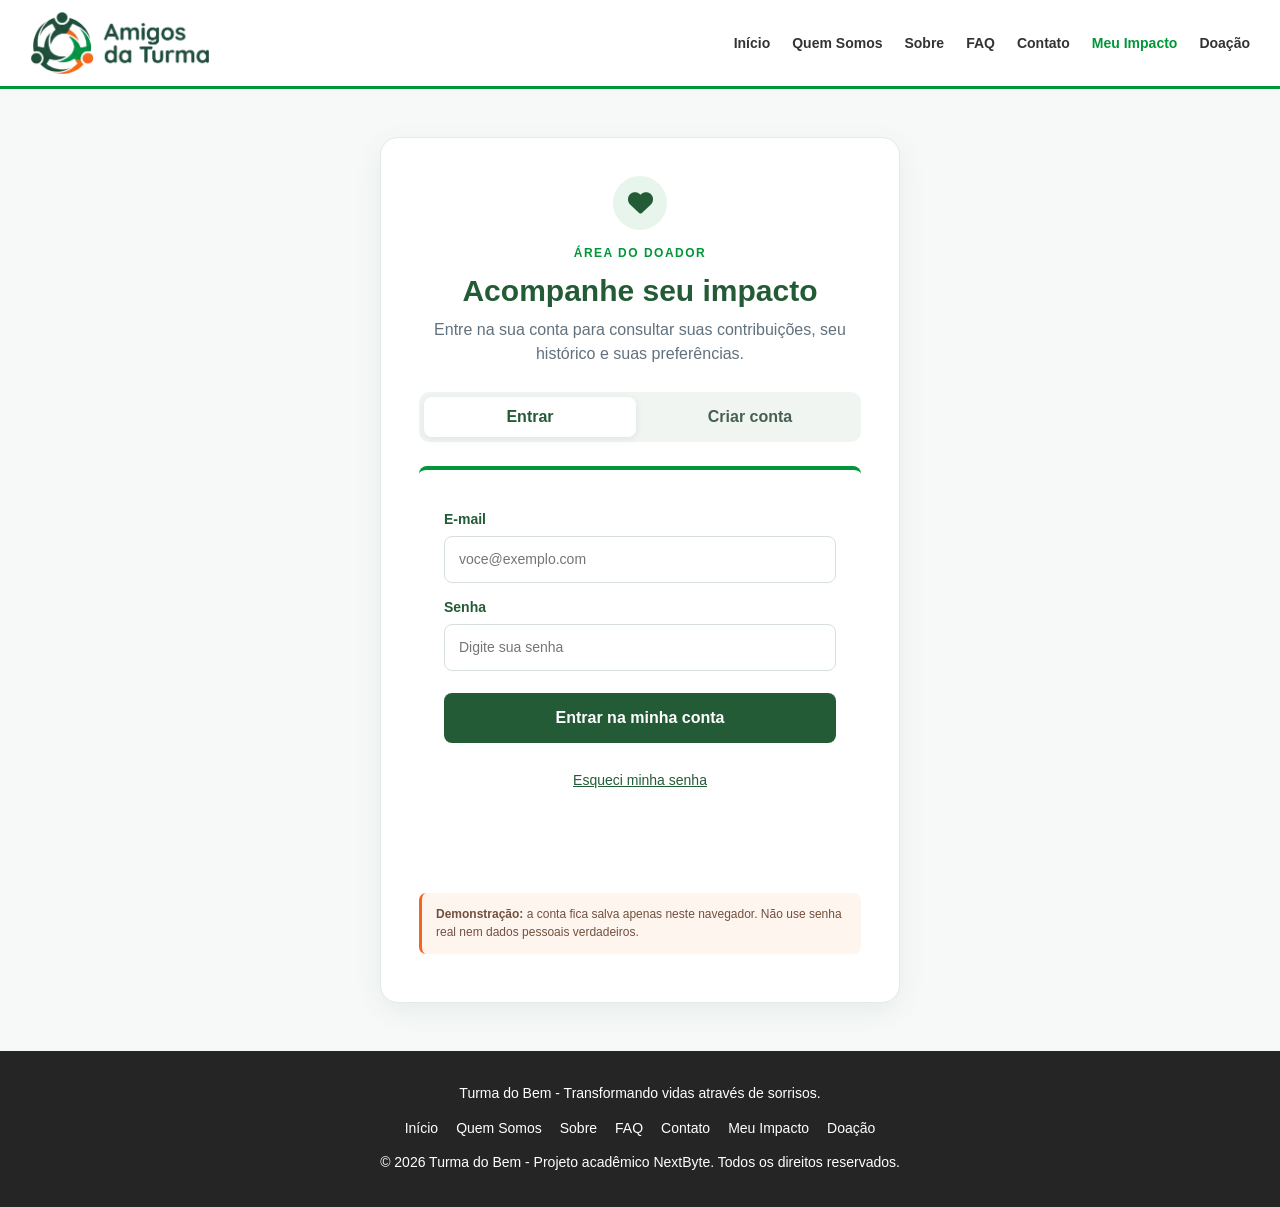
<file: pages/acesso-doador.html>
<!doctype html>
<html lang="pt-BR">
  <head>
    <meta charset="UTF-8" />
    <meta name="viewport" content="width=device-width, initial-scale=1.0" />
    <meta name="description"content="Acesse sua área de doador na Amigos da Turma." />
    <link rel="stylesheet" href="../css/style.css" />
    <link rel="stylesheet" href="https://cdnjs.cloudflare.com/ajax/libs/font-awesome/6.7.2/css/all.min.css" />
    <link rel="stylesheet" href="../css/acesso-doador.css" />
    <link rel="stylesheet" href="../css/media.css" />
    <title>Acesso do Doador | Amigos da Turma</title>
  </head>

  <body>
    <header>
      <a class="logo" href="../index.html" aria-label="Amigos da Turma - página inicial">
        <img src="../imagens/logo-amigos-da-turma.png" alt="Amigos da Turma"/>
      </a>
      <button
        class="botao-menu"
        type="button"
        aria-expanded="false"
        aria-controls="menu-principal"
      >
        ☰ Menu
      </button>
      <nav id="menu-principal" class="navbar" aria-label="Navegação principal">
        <ul class="nav-menu">
          <li><a class="nav-link" href="../index.html">Início</a></li>
          <li><a class="nav-link" href="./integrantes.html">Quem Somos</a></li>
          <li><a class="nav-link" href="./sobre.html">Sobre</a></li>
          <li><a class="nav-link" href="./faq.html">FAQ</a></li>
          <li><a class="nav-link" href="./contato.html">Contato</a></li>
          <li>
            <a
              class="nav-link active"
              href="./acesso-doador.html"
              aria-current="page"
              >Meu Impacto</a
            >
          </li>
          <li><a class="nav-link" href="./doacao.html">Doação</a></li>
        </ul>
      </nav>
    </header>

    <main class="pagina-acesso-doador">
      <section class="cartao-acesso-doador">
        <div class="acesso-introducao">
          <span class="icone-acesso"
            ><i class="fa-solid fa-heart" aria-hidden="true"></i
          ></span>
          <p class="etiqueta-acesso">ÁREA DO DOADOR</p>
          <h1>Acompanhe seu impacto</h1>
          <p>
            Entre na sua conta para consultar suas contribuições, seu histórico
            e suas preferências.
          </p>
        </div>

        <div class="abas-acesso" role="tablist" aria-label="Opções de acesso">
          <button
            type="button"
            class="aba-acesso ativa"
            id="aba-entrar"
            role="tab"
            aria-selected="true"
            aria-controls="painel-entrar"
          >
            Entrar
          </button>
          <button
            type="button"
            class="aba-acesso"
            id="aba-cadastro"
            role="tab"
            aria-selected="false"
            aria-controls="painel-cadastro"
          >
            Criar conta
          </button>
        </div>

        <form id="form-entrar" class="formulario-acesso" novalidate>
          <div id="painel-entrar" role="tabpanel" aria-labelledby="aba-entrar">
            <label for="login-email">E-mail</label>
            <input
              type="email"
              id="login-email"
              autocomplete="email"
              placeholder="voce@exemplo.com"
            />
            <label for="login-senha">Senha</label>
            <input
              type="password"
              id="login-senha"
              autocomplete="current-password"
              placeholder="Digite sua senha"
            />
            <button type="submit" class="botao-acesso-principal">
              Entrar na minha conta
            </button>
            <button
              type="button"
              class="link-esqueci-senha"
              id="abrir-recuperacao"
            >
              Esqueci minha senha
            </button>
          </div>
        </form>

        <form id="form-cadastro" class="formulario-acesso" hidden novalidate>
          <div
            id="painel-cadastro"
            role="tabpanel"
            aria-labelledby="aba-cadastro"
          >
            <label for="cadastro-nome">Nome completo</label>
            <input
              type="text"
              id="cadastro-nome"
              autocomplete="name"
              placeholder="Seu nome e sobrenome"
            />
            <label for="cadastro-email">E-mail</label>
            <input
              type="email"
              id="cadastro-email"
              autocomplete="email"
              placeholder="voce@exemplo.com"
            />
            <label for="cadastro-senha">Crie uma senha</label>
            <input
              type="password"
              id="cadastro-senha"
              autocomplete="new-password"
              minlength="6"
              placeholder="Mínimo de 6 caracteres"
            />
            <label for="cadastro-confirmar">Confirme sua senha</label>
            <input
              type="password"
              id="cadastro-confirmar"
              autocomplete="new-password"
              minlength="6"
              placeholder="Digite a senha novamente"
            />
            <label for="cadastro-nfp"
              >Você participa da Nota Fiscal Paulista?</label
            >
            <select id="cadastro-nfp">
              <option value="">Selecione uma opção</option>
              <option value="S">Sim</option>
              <option value="N">Não</option>
            </select>
            <p class="ajuda-nfp-cadastro">
              Essa informação é declarada por você e não é verificada
              automaticamente no sistema oficial.
            </p>
            <button type="submit" class="botao-acesso-principal">
              Criar minha conta
            </button>
          </div>
        </form>

        <form id="form-recuperacao" class="formulario-acesso" hidden novalidate>
          <div>
            <h2>Redefinir senha</h2>
            <p class="texto-recuperacao">
              Informe o e-mail cadastrado e escolha uma nova senha para esta
              demonstração.
            </p>
            <label for="recuperar-email">E-mail cadastrado</label>
            <input type="email" id="recuperar-email" autocomplete="email" />
            <label for="recuperar-senha">Nova senha</label>
            <input
              type="password"
              id="recuperar-senha"
              minlength="6"
              autocomplete="new-password"
            />
            <button type="submit" class="botao-acesso-principal">
              Salvar nova senha
            </button>
            <button type="button" class="link-esqueci-senha" id="voltar-login">
              Voltar ao login
            </button>
          </div>
        </form>

        <p
          id="mensagem-acesso"
          class="mensagem-acesso"
          role="status"
          aria-live="polite"
        ></p>
        <p class="aviso-acesso-demo">
          <strong>Demonstração:</strong> a conta fica salva apenas neste
          navegador. Não use senha real nem dados pessoais verdadeiros.
        </p>
      </section>
    </main>

    <footer>
      <p>Turma do Bem - Transformando vidas através de sorrisos.</p>

      <nav class="footer-nav" aria-label="Navegação do rodapé">
        <ul>
          <li><a href="../index.html">Início</a></li>
          <li><a href="./integrantes.html">Quem Somos</a></li>
          <li><a href="./sobre.html">Sobre</a></li>
          <li><a href="./faq.html">FAQ</a></li>
          <li><a href="./contato.html">Contato</a></li>
          <li><a href="./meu-impacto.html">Meu Impacto</a></li>
          <li><a href="./doacao.html">Doação</a></li>
        </ul>
      </nav>

      <p>
        &copy; 2026 Turma do Bem - Projeto acadêmico NextByte. Todos os direitos
        reservados.
      </p>
    </footer>

    <script src="../js/login.js"></script>
    <script src="../js/menu.js"></script>
  </body>
</html>
</file>
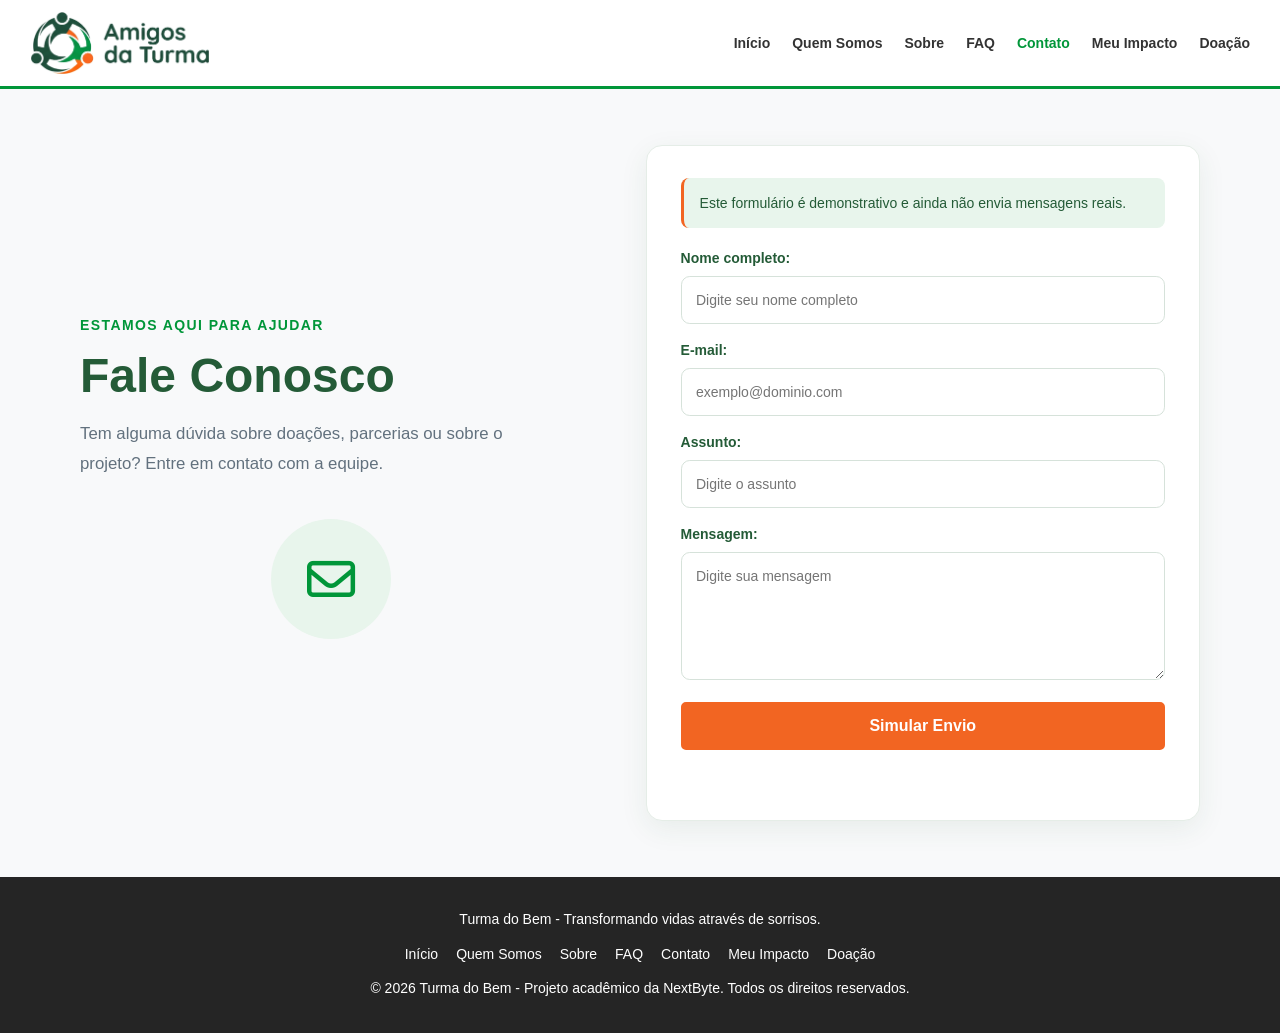
<file: pages/contato.html>
<!doctype html>
<html lang="pt-BR">
  <head>
    <meta charset="UTF-8" />
    <meta name="viewport" content="width=device-width, initial-scale=1.0" />
    <link rel="stylesheet"href="https://cdnjs.cloudflare.com/ajax/libs/font-awesome/6.7.2/css/all.min.css" />
    <link rel="icon" type="image/png" href="../imagens/favicon-amigos.png" />
    <link rel="stylesheet" href="../css/style.css" />
    <link rel="stylesheet" href="../css/contato.css" />
    <link rel="stylesheet" href="../css/media.css" />
    <title>Contato | Amigos da Turma</title>
  </head>

  <body>
    <!-- Cabeçalho e menu de navegação -->
    <header>
      <a
        class="logo"
        href="../index.html"
        aria-label="Amigos da Turma - página inicial"
      >
        <img src="../imagens/logo-amigos-da-turma.png" alt="Amigos da Turma" />
      </a>

      <button
        class="botao-menu"
        type="button"
        aria-expanded="false"
        aria-controls="menu-principal"
      >
        ☰ Menu
      </button>
      <nav class="navbar" id="menu-principal">
        <ul class="nav-menu">
          <li><a class="nav-link" href="../index.html">Início</a></li>
          <li><a class="nav-link" href="./integrantes.html">Quem Somos</a></li>
          <li><a class="nav-link" href="./sobre.html">Sobre</a></li>
          <li><a class="nav-link" href="./faq.html">FAQ</a></li>
          <li>
            <a class="nav-link active" href="./contato.html" aria-current="page"
              >Contato</a
            >
          </li>
          <li><a class="nav-link" href="./meu-impacto.html">Meu Impacto</a></li>
          <li><a class="nav-link" href="./doacao.html">Doação</a></li>
        </ul>
      </nav>
    </header>

    <!-- Conteúdo principal da página de contato -->
    <main class="pagina-contato">
      <section class="secao-contato">
        <!-- Apresentação e ilustração da página -->
        <div class="introducao-contato">
          <p class="etiqueta-contato">ESTAMOS AQUI PARA AJUDAR</p>

          <h1>Fale Conosco</h1>

          <p>
            Tem alguma dúvida sobre doações, parcerias ou sobre o projeto? Entre
            em contato com a equipe.
          </p>

          <!-- Elementos decorativos e ícones de contato -->
          <div class="ilustracao-contato">
            <span class="forma-laranja"></span>
            <span class="coracao-contato">♥</span>

            <div class="icone-envelope">
              <i class="fa-regular fa-envelope"></i>
            </div>

            <div class="icone-mensagem">
              <i class="fa-regular fa-comments"></i>
            </div>

            <span class="forma-verde"></span>
          </div>
        </div>

        <!-- Formulário para preenchimento dos dados de contato -->
        <div class="formulario-contato">
          <p class="aviso-demo">
            Este formulário é demonstrativo e ainda não envia mensagens reais.
          </p>

          <form id="form-contato" novalidate>
            <div class="campo-contato">
              <label for="nome">Nome completo:</label>
              <input
                type="text"
                id="nome"
                name="nome"
                placeholder="Digite seu nome completo"
              />
            </div>

            <div class="campo-contato">
              <label for="email">E-mail:</label>
              <input
                type="email"
                id="email"
                name="email"
                placeholder="exemplo@dominio.com"
              />
            </div>

            <div class="campo-contato">
              <label for="assunto">Assunto:</label>
              <input
                type="text"
                id="assunto"
                name="assunto"
                placeholder="Digite o assunto"
              />
            </div>

            <div class="campo-contato">
              <label for="mensagem">Mensagem:</label>
              <textarea
                id="mensagem"
                name="mensagem"
                rows="3"
                placeholder="Digite sua mensagem"
              ></textarea>
            </div>

            <!-- Botão para simular o envio do formulário -->
            <button class="btn-destaque" type="submit">Simular Envio</button>
            <p
              id="feedback-contato"
              class="feedback-contato"
              role="status"
              aria-live="polite"
            ></p>
          </form>
        </div>
      </section>
    </main>

    <!-- Rodapé com links de navegação e informações do projeto -->
    <footer>
      <p>Turma do Bem - Transformando vidas através de sorrisos.</p>

      <nav class="footer-nav">
        <ul>
          <li><a href="../index.html">Início</a></li>
          <li><a href="./integrantes.html">Quem Somos</a></li>
          <li><a href="./sobre.html">Sobre</a></li>
          <li><a href="./faq.html">FAQ</a></li>
          <li><a href="./contato.html">Contato</a></li>
          <li><a href="./meu-impacto.html">Meu Impacto</a></li>
          <li><a href="./doacao.html">Doação</a></li>
        </ul>
      </nav>

      <p>
        &copy; 2026 Turma do Bem - Projeto acadêmico da NextByte. Todos os
        direitos reservados.
      </p>
    </footer>

    <script src="../js/contato.js"></script>
    <script src="../js/menu.js"></script>
  </body>
</html>
</file>
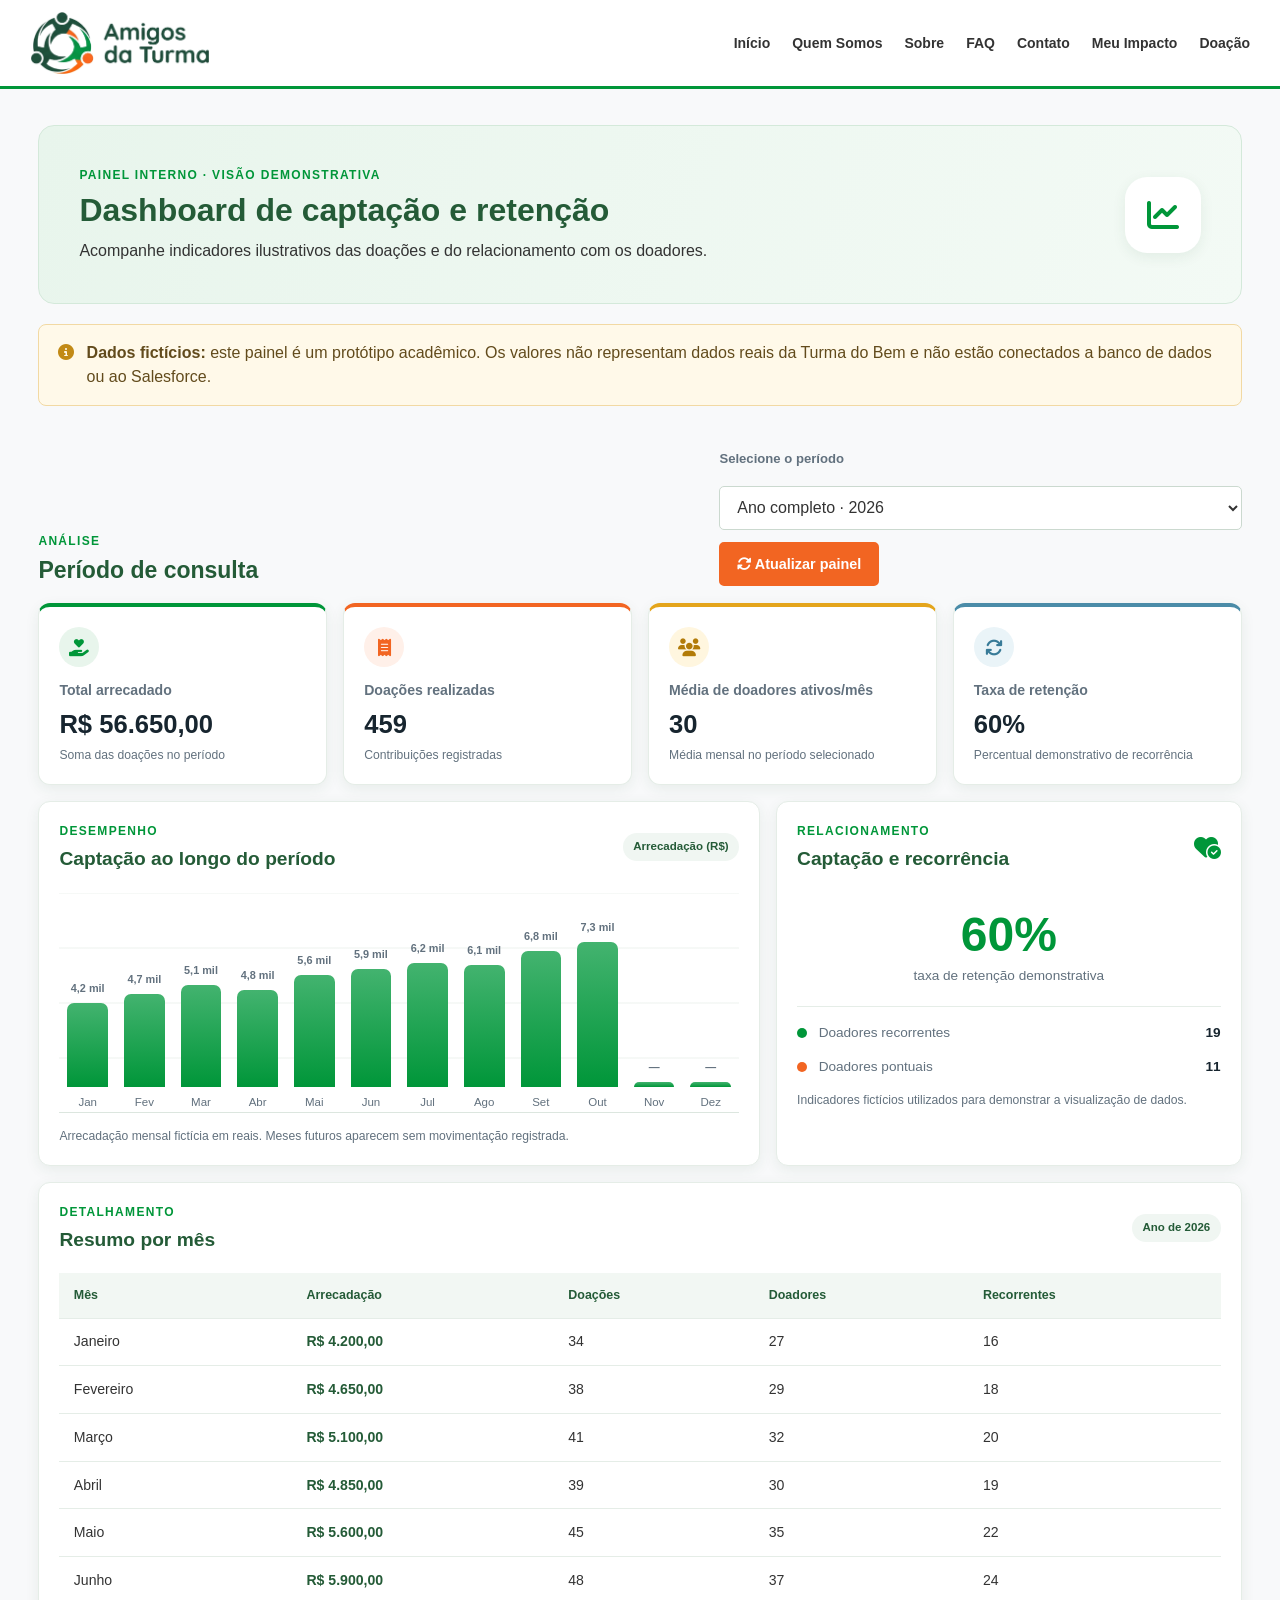
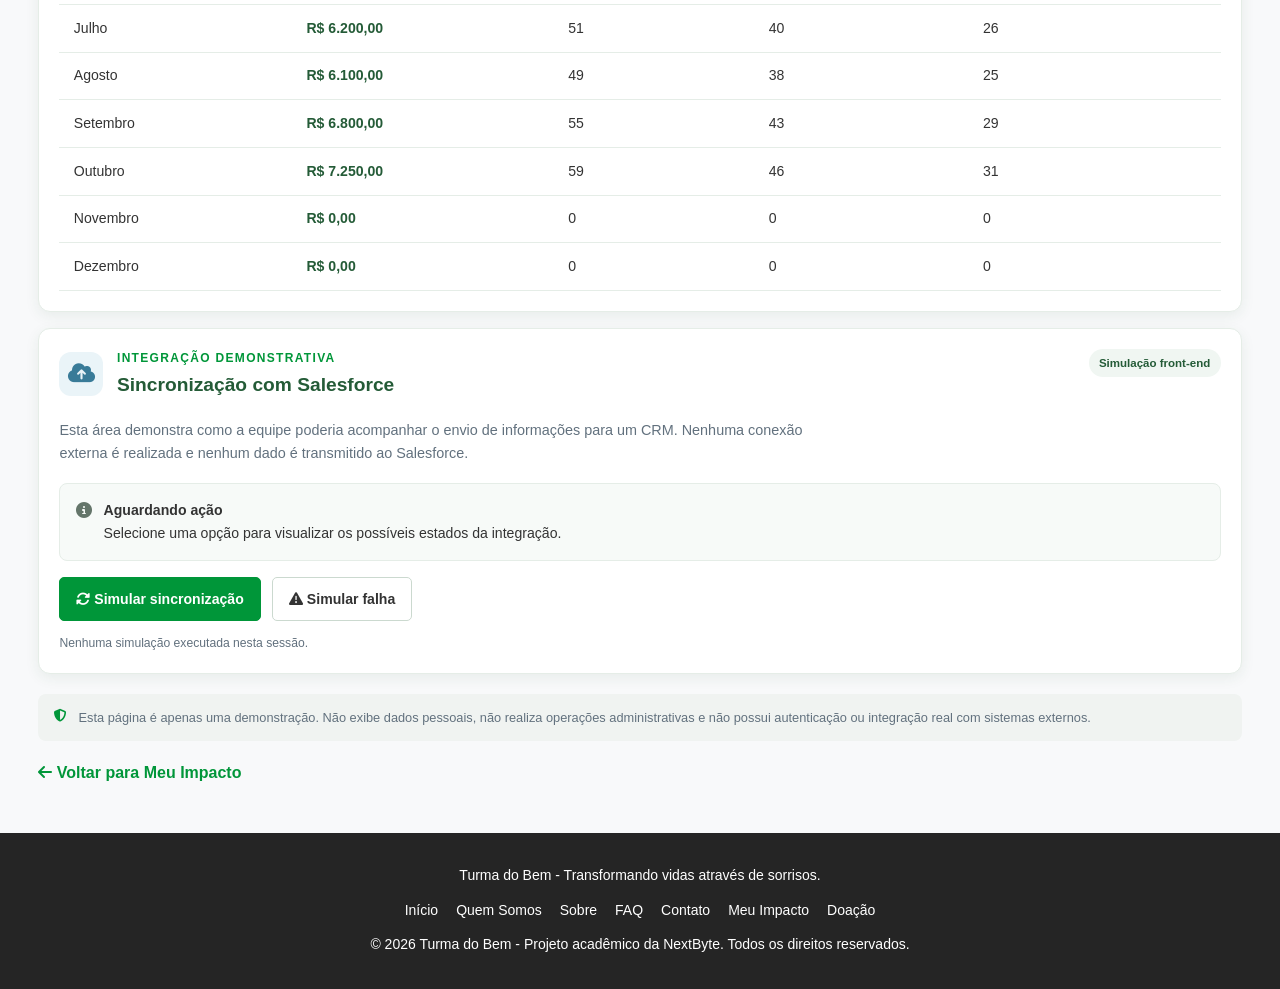
<file: pages/dashboard.html>
<!doctype html>
<html lang="pt-BR">
  <head>
    <meta charset="UTF-8" />
    <meta name="viewport" content="width=device-width, initial-scale=1.0" />
    <meta
      name="description"
      content="Painel demonstrativo de captação e retenção da Amigos da Turma."
    />
    <link rel="icon" type="image/png" href="../imagens/favicon-amigos.png" />
    <link rel="stylesheet" href="../css/dashboard.css" />
    <link rel="stylesheet"href="https://cdnjs.cloudflare.com/ajax/libs/font-awesome/6.7.2/css/all.min.css" />
    <link rel="stylesheet" href="../css/style.css" />
    <link rel="stylesheet" href="../css/media.css" />
    <title>Dashboard | Amigos da Turma</title>
  </head>

  <body>
    <header>
      <a
        class="logo"
        href="../index.html"
        aria-label="Amigos da Turma - página inicial"
        ><img src="../imagens/logo-amigos-da-turma.png" alt="Amigos da Turma"
      /></a>
      <button
        class="botao-menu"
        type="button"
        aria-expanded="false"
        aria-controls="menu-principal"
      >
        ☰ Menu
      </button>
      <nav id="menu-principal" class="navbar" aria-label="Navegação principal">
        <ul class="nav-menu">
          <li><a class="nav-link" href="../index.html">Início</a></li>
          <li><a class="nav-link" href="./integrantes.html">Quem Somos</a></li>
          <li><a class="nav-link" href="./sobre.html">Sobre</a></li>
          <li><a class="nav-link" href="./faq.html">FAQ</a></li>
          <li><a class="nav-link" href="./contato.html">Contato</a></li>
          <li><a class="nav-link" href="./meu-impacto.html">Meu Impacto</a></li>
          <li><a class="nav-link" href="./doacao.html">Doação</a></li>
        </ul>
      </nav>
    </header>

    <main class="dashboard-page">
      <section class="dashboard-intro">
        <div>
          <p class="dashboard-eyebrow">PAINEL INTERNO · VISÃO DEMONSTRATIVA</p>
          <h1>Dashboard de captação e retenção</h1>
          <p>
            Acompanhe indicadores ilustrativos das doações e do relacionamento
            com os doadores.
          </p>
        </div>
        <div class="dashboard-intro-icon" aria-hidden="true">
          <i class="fa-solid fa-chart-line"></i>
        </div>
      </section>

      <div class="dashboard-notice" role="note">
        <i class="fa-solid fa-circle-info" aria-hidden="true"></i>
        <p>
          <strong>Dados fictícios:</strong> este painel é um protótipo
          acadêmico. Os valores não representam dados reais da Turma do Bem e
          não estão conectados a banco de dados ou ao Salesforce.
        </p>
      </div>

      <section class="dashboard-filters" aria-labelledby="titulo-filtros">
        <div>
          <p class="dashboard-eyebrow">ANÁLISE</p>
          <h2 id="titulo-filtros">Período de consulta</h2>
        </div>
        <div class="filter-controls">
          <label for="filtro-periodo">Selecione o período</label>
          <select id="filtro-periodo">
            <option value="ano">Ano completo · 2026</option>
            <option value="semestre1">1º semestre · 2026</option>
            <option value="semestre2">2º semestre · 2026</option>
            <option value="trimestre3">3º trimestre · 2026</option>
            <option value="outubro">Outubro · 2026</option>
          </select>
          <button
            type="button"
            id="btn-atualizar-dashboard"
            class="dashboard-button"
          >
            <i class="fa-solid fa-rotate" aria-hidden="true"></i> Atualizar
            painel
          </button>
        </div>
      </section>

      <section class="dashboard-kpis" aria-label="Indicadores principais">
        <article class="kpi-card kpi-green">
          <div class="kpi-icon">
            <i class="fa-solid fa-hand-holding-heart" aria-hidden="true"></i>
          </div>
          <p class="kpi-label">Total arrecadado</p>
          <p class="kpi-value" id="kpi-arrecadado">R$ 0,00</p>
          <p class="kpi-footnote">Soma das doações no período</p>
        </article>
        <article class="kpi-card kpi-orange">
          <div class="kpi-icon">
            <i class="fa-solid fa-receipt" aria-hidden="true"></i>
          </div>
          <p class="kpi-label">Doações realizadas</p>
          <p class="kpi-value" id="kpi-doacoes">0</p>
          <p class="kpi-footnote">Contribuições registradas</p>
        </article>
        <article class="kpi-card kpi-yellow">
          <div class="kpi-icon">
            <i class="fa-solid fa-users" aria-hidden="true"></i>
          </div>
          <p class="kpi-label">Média de doadores ativos/mês</p>
          <p class="kpi-value" id="kpi-doadores">0</p>
          <p class="kpi-footnote">Média mensal no período selecionado</p>
        </article>
        <article class="kpi-card kpi-blue">
          <div class="kpi-icon">
            <i class="fa-solid fa-arrows-rotate" aria-hidden="true"></i>
          </div>
          <p class="kpi-label">Taxa de retenção</p>
          <p class="kpi-value" id="kpi-retencao">0%</p>
          <p class="kpi-footnote">Percentual demonstrativo de recorrência</p>
        </article>
      </section>

      <section class="dashboard-panels">
        <article class="dashboard-panel chart-panel">
          <div class="panel-heading">
            <div>
              <p class="dashboard-eyebrow">DESEMPENHO</p>
              <h2>Captação ao longo do período</h2>
            </div>
            <span class="panel-tag">Arrecadação (R$)</span>
          </div>
          <div
            id="grafico-captacao"
            class="bar-chart"
            role="img"
            aria-label="Gráfico de barras com a arrecadação mensal"
          >
            <!-- As barras são preenchidas pelo JavaScript. -->
          </div>
          <p class="chart-caption" id="legenda-grafico">
            Valores ilustrativos por mês.
          </p>
        </article>

        <article class="dashboard-panel retention-panel">
          <div class="panel-heading">
            <div>
              <p class="dashboard-eyebrow">RELACIONAMENTO</p>
              <h2>Captação e recorrência</h2>
            </div>
            <i
              class="fa-solid fa-heart-circle-check panel-heading-icon"
              aria-hidden="true"
            ></i>
          </div>
          <div class="retention-highlight">
            <span id="resumo-retencao">0%</span>
            <p>taxa de retenção demonstrativa</p>
          </div>
          <div class="retention-legend">
            <div>
              <span class="legend-dot dot-green"></span
              ><span>Doadores recorrentes</span
              ><strong id="qtd-recorrentes">0</strong>
            </div>
            <div>
              <span class="legend-dot dot-orange"></span
              ><span>Doadores pontuais</span
              ><strong id="qtd-pontuais">0</strong>
            </div>
          </div>
          <p class="chart-caption">
            Indicadores fictícios utilizados para demonstrar a visualização de
            dados.
          </p>
        </article>
      </section>

      <section class="dashboard-panel table-panel">
        <div class="panel-heading">
          <div>
            <p class="dashboard-eyebrow">DETALHAMENTO</p>
            <h2>Resumo por mês</h2>
          </div>
          <span class="panel-tag" id="periodo-atual">Ano de 2026</span>
        </div>
        <div class="dashboard-table-wrap">
          <table class="dashboard-table">
            <thead>
              <tr>
                <th scope="col">Mês</th>
                <th scope="col">Arrecadação</th>
                <th scope="col">Doações</th>
                <th scope="col">Doadores</th>
                <th scope="col">Recorrentes</th>
              </tr>
            </thead>
            <tbody id="tabela-dashboard"></tbody>
          </table>
        </div>
      </section>

      <section
        class="dashboard-panel salesforce-panel"
        aria-labelledby="titulo-salesforce"
      >
        <div class="panel-heading salesforce-heading">
          <div class="salesforce-title-wrap">
            <span class="salesforce-icon" aria-hidden="true"
              ><i class="fa-solid fa-cloud-arrow-up"></i
            ></span>
            <div>
              <p class="dashboard-eyebrow">INTEGRAÇÃO DEMONSTRATIVA</p>
              <h2 id="titulo-salesforce">Sincronização com Salesforce</h2>
            </div>
          </div>
          <span class="panel-tag">Simulação front-end</span>
        </div>
        <p class="salesforce-description">
          Esta área demonstra como a equipe poderia acompanhar o envio de
          informações para um CRM. Nenhuma conexão externa é realizada e nenhum
          dado é transmitido ao Salesforce.
        </p>
        <div
          id="status-salesforce"
          class="salesforce-status"
          role="status"
          aria-live="polite"
        >
          <i class="fa-solid fa-circle-info" aria-hidden="true"></i>
          <p>
            <strong id="titulo-status-salesforce">Aguardando ação</strong
            ><span id="mensagem-status-salesforce"
              >Selecione uma opção para visualizar os possíveis estados da
              integração.</span
            >
          </p>
        </div>
        <div class="salesforce-actions">
          <button type="button" id="btn-sincronizar-salesforce">
            <i class="fa-solid fa-rotate" aria-hidden="true"></i> Simular
            sincronização
          </button>
          <button type="button" id="btn-falha-salesforce" class="secondary">
            <i class="fa-solid fa-triangle-exclamation" aria-hidden="true"></i>
            Simular falha
          </button>
        </div>
        <p class="salesforce-meta" id="ultima-sincronizacao">
          Nenhuma simulação executada nesta sessão.
        </p>
      </section>

      <div class="dashboard-footer-note">
        <i class="fa-solid fa-shield-halved" aria-hidden="true"></i>
        <p>
          Esta página é apenas uma demonstração. Não exibe dados pessoais, não
          realiza operações administrativas e não possui autenticação ou
          integração real com sistemas externos.
        </p>
      </div>
      <p class="dashboard-back-link">
        <a href="./meu-impacto.html"
          ><i class="fa-solid fa-arrow-left" aria-hidden="true"></i> Voltar para
          Meu Impacto</a
        >
      </p>
    </main>

    <footer>
      <p>Turma do Bem - Transformando vidas através de sorrisos.</p>
      <nav class="footer-nav" aria-label="Navegação do rodapé">
        <ul>
          <li><a href="../index.html">Início</a></li>
          <li><a href="./integrantes.html">Quem Somos</a></li>
          <li><a href="./sobre.html">Sobre</a></li>
          <li><a href="./faq.html">FAQ</a></li>
          <li><a href="./contato.html">Contato</a></li>
          <li><a href="./meu-impacto.html">Meu Impacto</a></li>
          <li><a href="./doacao.html">Doação</a></li>
        </ul>
      </nav>
      <p>
        &copy; 2026 Turma do Bem - Projeto acadêmico da NextByte. Todos os
        direitos reservados.
      </p>
    </footer>

    <script src="../js/dashboard.js"></script>
    <script src="../js/menu.js"></script>
  </body>
</html>
</file>
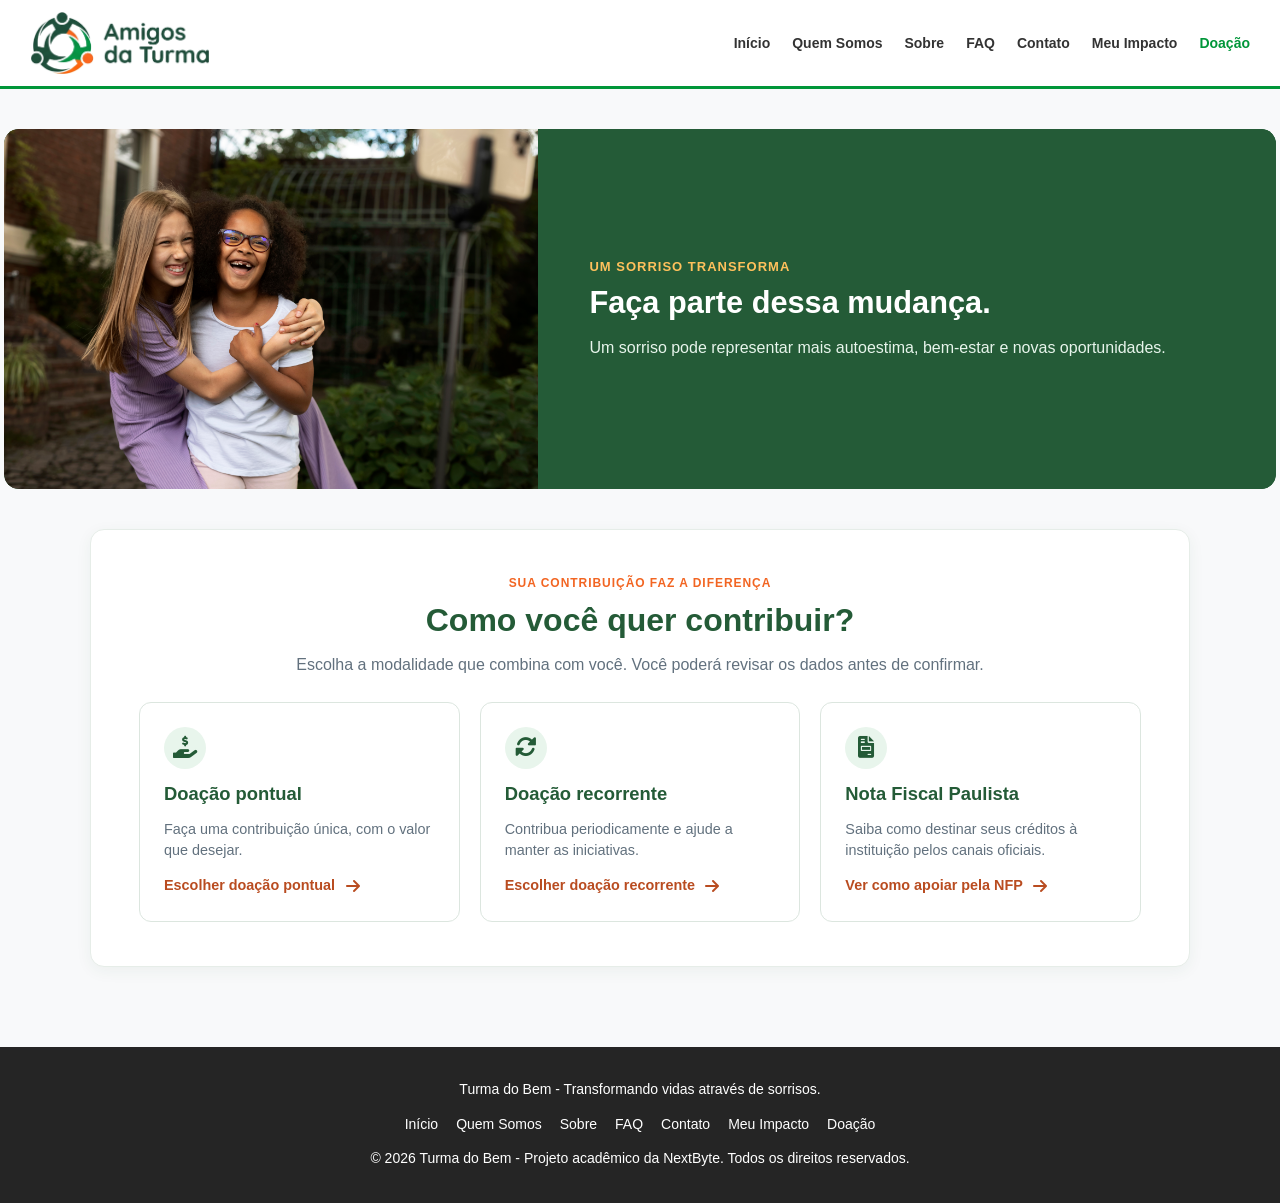
<file: pages/doacao.html>
<!doctype html>
<html lang="pt-BR">

<head>
  <meta charset="UTF-8" />
  <meta name="viewport" content="width=device-width, initial-scale=1.0" />
  <link rel="icon" type="image/png" href="../imagens/favicon-amigos.png" />
  <link rel="stylesheet" href="../css/doacao-pontual.css" />
  <link rel="stylesheet" href="https://cdnjs.cloudflare.com/ajax/libs/font-awesome/6.0.0/css/all.min.css" />
  <link rel="stylesheet" href="../css/doacao-recorrente.css" />
  <link rel="stylesheet" href="../css/style.css" />
  <link rel="stylesheet" href="../css/doacao.css" />
  <link rel="stylesheet" href="../css/media.css" />
  <title>Doação | Amigos da Turma</title>
</head>

  <body>
    <!-- Cabeçalho e menu de navegação -->
    <header>
      <a class="logo" href="../index.html" aria-label="Amigos da Turma - página inicial">
       <img src="../imagens/logo-amigos-da-turma.png" alt="Amigos da Turma" />
      </a>

      <button class="botao-menu" type="button" aria-expanded="false" aria-controls="menu-principal">☰ Menu</button>
      <nav class="navbar" id="menu-principal">
          <ul class="nav-menu">
          <li><a class="nav-link" href="../index.html">Início</a></li>
          <li><a class="nav-link" href="./integrantes.html">Quem Somos</a></li>
          <li><a class="nav-link" href="./sobre.html">Sobre</a></li>
          <li><a class="nav-link" href="./faq.html">FAQ</a></li>
          <li><a class="nav-link" href="./contato.html">Contato</a></li>
          <li><a class="nav-link" href="./meu-impacto.html">Meu Impacto</a></li>
          <li><a class="nav-link active" href="./doacao.html" aria-current="page">Doação</a></li>
          </ul>
      </nav>
    </header>

    <!-- Conteúdo principal da página de doação -->
    <main class="pagina-doacao">
      <!-- Imagem abaixo dos dois formulários -->
      <section class="doacao-foto-inferior">
        <div class="doacao-imagem">
          <img src="../imagens/criancas-sorrindo.jpg" alt="Crianças sorrindo" />

          <div class="texto-doacao-imagem">
            <p class="etiqueta-doacao">UM SORRISO TRANSFORMA</p>
            <h1>Faça parte dessa mudança.</h1>
            <p> Um sorriso pode representar mais autoestima, bem-estar e novas oportunidades. </p>
          </div>

          <!-- Elementos decorativos da imagem -->
          <span class="coracao-decorativo coracao-amarelo">♡</span>
          <span class="detalhe-amarelo detalhe-um"></span>
          <span class="detalhe-amarelo detalhe-dois"></span>
          <span class="curva-amarela"></span>
        </div>
      </section>
    <section class="escolha-modalidade" id="escolha-modalidade">
      <p class="etiqueta-doacao">SUA CONTRIBUIÇÃO FAZ A DIFERENÇA</p>
      <h2>Como você quer contribuir?</h2>
      <p>Escolha a modalidade que combina com você. Você poderá revisar os dados antes de confirmar.</p>
      <div class="cartoes-modalidade">
        <button type="button" class="cartao-modalidade" data-modalidade="pontual">
          <span class="icone-modalidade" aria-hidden="true"><i class="fas fa-hand-holding-usd"></i></span>
          <strong>Doação pontual</strong>
          <span>Faça uma contribuição única, com o valor que desejar.</span>
          <span class="texto-escolher">Escolher doação pontual <i class="fas fa-arrow-right"
              aria-hidden="true"></i></span>
        </button>
        <button type="button" class="cartao-modalidade" data-modalidade="recorrente">
          <span class="icone-modalidade" aria-hidden="true"><i class="fas fa-sync-alt"></i></span>
          <strong>Doação recorrente</strong>
          <span>Contribua periodicamente e ajude a manter as iniciativas.</span>
          <span class="texto-escolher">Escolher doação recorrente <i class="fas fa-arrow-right"
              aria-hidden="true"></i></span>
        </button>
        <button type="button" class="cartao-modalidade" data-modalidade="nfp">
          <span class="icone-modalidade icone-nfp" aria-hidden="true"><i class="fas fa-file-invoice"></i></span>
          <strong>Nota Fiscal Paulista</strong>
          <span>Saiba como destinar seus créditos à instituição pelos canais oficiais.</span>
          <span class="texto-escolher">Ver como apoiar pela NFP <i class="fas fa-arrow-right"
              aria-hidden="true"></i></span>
        </button>
      </div>
    </section>

    <section class="doacao-colunas" id="formularios-doacao">

      <div class="doacao-formulario doacao-recorrente" id="painel-recorrente" hidden>
        <button type="button" class="voltar-modalidades" data-voltar-modalidades>← Escolher outra modalidade</button>

        <div class="introducao-doacao">
          <p class="etiqueta-doacao">DOAÇÃO RECORRENTE</p>
          <h2>Transforme sorrisos continuamente</h2>
          <p>
            Escolha o valor e a frequência da sua contribuição
            para ajudar a transformar vidas.
          </p>
        </div>

        <p class="aviso-demo">
          Esta é uma demonstração acadêmica.
          Nenhuma cobrança real será realizada.
        </p>

        <form id="form-recorrente" novalidate>


          <!-- Etapas da doação recorrente -->
          <ol class="etapas-recorrentes" id="rec-etapas">
            <li class="ativa">Valor</li>
            <li>Frequência</li>
            <li>Seus dados</li>
            <li>Confirmação</li>
          </ol>

          <!-- Resumo atualizado automaticamente -->
          <div class="previa-recorrente" aria-live="polite">
            <h3>Resumo da sua contribuição</h3>
            <p id="rec-previa-valor">Escolha um valor para começar.</p>
            <p id="rec-previa-frequencia">
              Selecione a frequência da doação.
            </p>
          </div>


          <h3>Valor da contribuição</h3>

          <div class="opcoes-recorrentes">
            <label for="rec-valor30">
              <input type="radio" id="rec-valor30" name="rec-valor" value="30" />
              R$ 30,00
            </label>

            <label for="rec-valor50">
              <input type="radio" id="rec-valor50" name="rec-valor" value="50" />
              R$ 50,00
            </label>

            <label for="rec-valor100">
              <input type="radio" id="rec-valor100" name="rec-valor" value="100" />
              R$ 100,00
            </label>
          </div>

          <div class="campo-recorrente">
            <label for="rec-outro-valor">
              Outro valor (mínimo R$ 10,00):
            </label>
            <input type="text" id="rec-outro-valor" inputmode="decimal" placeholder="Ex.: 75,50" />
          </div>

          <h3>Frequência da contribuição</h3>

          <div class="campo-recorrente">
            <label for="rec-frequencia">
              Com que frequência deseja doar?
            </label>

            <select id="rec-frequencia">
              <option value="">Selecione uma frequência</option>
              <option value="mensal">Mensal</option>
              <option value="trimestral">Trimestral</option>
              <option value="anual">Anual</option>
            </select>
          </div>

          <h3>Seus dados</h3>

          <div class="campo-recorrente">
            <label for="rec-nome">Nome completo:</label>
            <input type="text" id="rec-nome" placeholder="Digite seu nome completo" autocomplete="name" />
          </div>

          <div class="campo-recorrente">
            <label for="rec-email">E-mail:</label>
            <input type="email" id="rec-email" placeholder="exemplo@dominio.com" autocomplete="email" />
          </div>

          <p class="mensagem-erro" id="rec-erro" role="alert"></p>

          <button type="submit" class="btn-destaque" id="btn-confirmar-recorrencia">
            Confirmar doação recorrente
          </button>

        </form>

        <section id="rec-confirmacao" class="mensagem-sucesso" tabindex="-1" aria-live="polite" hidden>
          <h3>Doação recorrente cadastrada!</h3>

          <p id="rec-conf-texto"></p>

          <ul>
            <li>
              <strong>Valor:</strong>
              <span id="rec-conf-valor"></span>
            </li>

            <li>
              <strong>Frequência:</strong>
              <span id="rec-conf-frequencia"></span>
            </li>

            <li>
              <strong>Status:</strong>
              <span id="rec-conf-status">Ativa</span>
            </li>
          </ul>

          <p id="rec-conf-email"></p>

          <p class="conf-aviso">
            Esta é uma simulação acadêmica.
            Nenhuma cobrança real será realizada.
          </p>

          <button type="button" id="rec-nova-doacao" class="btn-destaque">
            Fazer nova simulação
          </button>
        </section>


        <!-- GERENCIAMENTO DA RECORRÊNCIA -->
        <section class="gerenciar-recorrencia" id="gerenciar-recorrencia">

          <h3>Gerenciar minha doação</h3>

          <p>
            Consulte, altere ou cancele sua contribuição.
          </p>

          <p id="rec-status" role="status" aria-live="polite">
            Nenhuma doação recorrente cadastrada neste navegador.
          </p>

          <div id="rec-vazio" class="recorrencia-vazia">
            <p>Depois de confirmar uma doação recorrente no formulário acima, os dados aparecerão aqui.</p>
            <p>Você poderá consultar o valor e a frequência, alterar sua contribuição ou cancelar a recorrência.</p>
            <a href="#painel-recorrente" class="link-gerenciar-recorrencia">Ir para o formulário recorrente</a>
          </div>

          <div id="rec-resumo" hidden>

            <h4>Minha contribuição</h4>

            <p>Valor:
              <strong id="rec-resumo-valor"></strong>
            </p>

            <p>Frequência:
              <strong id="rec-resumo-frequencia"></strong>
            </p>

            <p>Nome:
              <strong id="rec-resumo-nome"></strong>
            </p>

            <p>Status:
              <strong id="rec-resumo-status"></strong>
            </p>

            <div class="acoes-recorrencia">
              <button type="button" id="rec-editar">
                Alterar doação
              </button>

              <button type="button" id="rec-cancelar">
                Cancelar recorrência
              </button>
            </div>

          </div>
        </section>

      </div>

      <!-- Introdução e formulário de doação pontual -->
      <div class="doacao-formulario" id="painel-pontual" hidden>
        <button type="button" class="voltar-modalidades" data-voltar-modalidades>← Escolher outra modalidade</button>
        <div class="introducao-doacao">
          <p class="etiqueta-doacao">DOAÇÃO PONTUAL</p>
          <h2>Faça sua doação</h2>
          <p>Escolha o valor, a forma de pagamento e conclua em poucos passos.</p>
        </div>

        <!-- Aviso de que o formulário é apenas demonstrativo -->
        <p class="aviso-demo">
          Esta é uma demonstração acadêmica. Nenhum pagamento real será
          realizado.
        </p>

        <!-- Etapas do fluxo (atualizadas pelo JavaScript) -->
        <ol class="etapas" id="etapas" aria-label="Etapas da doação">
          <li class="ativa">Valor</li>
          <li>Pagamento</li>
          <li>Seus dados</li>
          <li>Confirmação</li>
        </ol>

        <form action="#" id="form-doacao" novalidate>

          <!-- Seleção do valor da doação -->
          <h2>Valor da doação</h2>

          <div class="opcoes">
            <label class="opcao" for="valor30">
              <input type="radio" id="valor30" name="valor" value="30" />
              R$ 30,00
            </label>

            <label class="opcao" for="valor50">
              <input type="radio" id="valor50" name="valor" value="50" />
              R$ 50,00
            </label>

            <label class="opcao" for="valor100">
              <input type="radio" id="valor100" name="valor" value="100" />
              R$ 100,00
            </label>
          </div>

          <!-- Campo para informar outro valor (mínimo R$ 10,00) -->
          <div class="campo-doacao">
            <label for="outro-valor">Outro valor (mínimo R$ 10,00):</label>
            <input type="text" id="outro-valor" name="outro-valor" inputmode="decimal" placeholder="Ex.: 75 ou 75,50"
              autocomplete="off" />
          </div>
          <span class="mensagem-erro" id="erro-valor" role="alert"></span>
          <p class="resumo-valor" id="resumo-valor" aria-live="polite"></p>

          <!-- Escolha da forma de pagamento -->
          <h2>Forma de pagamento</h2>

          <div class="opcoes">
            <label class="opcao" for="pix">
              <input type="radio" id="pix" name="pagamento" value="pix" />
              Pix
            </label>

            <label class="opcao" for="boleto">
              <input type="radio" id="boleto" name="pagamento" value="boleto" />
              Boleto
            </label>
          </div>
          <span class="mensagem-erro" id="erro-pagamento" role="alert"></span>
          <p class="dica-pagamento" id="dica-pagamento" aria-live="polite">
            Escolha como deseja pagar.
          </p>

          <!-- Campos para preenchimento dos dados do doador -->
          <h2>Seus dados</h2>

          <div class="campo-doacao">
            <label for="nome">Nome completo:</label>
            <input type="text" id="nome" name="nome" placeholder="Digite seu nome completo" autocomplete="name" />
            <span class="mensagem-erro" id="erro-nome" role="alert"></span>
          </div>

          <div class="campo-doacao">
            <label for="email">E-mail:</label>
            <input type="email" id="email" name="email" placeholder="exemplo@dominio.com" autocomplete="email" />
            <span class="mensagem-erro" id="erro-email" role="alert"></span>
          </div>

          <!-- Opção de consentimento para receber comunicações -->
          <div class="consentimento">
            <label for="comunicacoes">
              <input type="checkbox" id="comunicacoes" name="comunicacoes" value="sim" />
              Quero receber novidades e informações sobre o impacto social.
            </label>
          </div>

          <!-- Botão para simular o envio da doação -->
          <button class="btn-destaque" type="submit">Simular Doação</button>
        </form>

        <!-- Confirmação demonstrativa (preenchida pelo JavaScript) -->
        <div class="mensagem-sucesso" id="confirmacao" role="status" tabindex="-1" hidden>
          <h3>Doação simulada com sucesso!</h3>
          <p id="conf-texto"></p>
          <ul>
            <li>Valor: <strong id="conf-valor"></strong></li>
            <li>Forma de pagamento: <strong id="conf-pagamento"></strong></li>
            <li id="conf-detalhe"></li>
            <li id="conf-email"></li>
          </ul>
          <p class="conf-aviso">
            Demonstração acadêmica: nenhum pagamento foi realizado e nenhum
            dado foi enviado.
          </p>
          <button class="btn-destaque" type="button" id="nova-doacao">
            Fazer nova simulação
          </button>
        </div>


      </div>

      <!-- Orientações sobre a Nota Fiscal Paulista: a adesão ocorre nos canais oficiais. -->
      <div class="doacao-formulario painel-nfp" id="painel-nfp" hidden>
        <button type="button" class="voltar-modalidades" data-voltar-modalidades>← Escolher outra modalidade</button>
        <div class="introducao-doacao">
          <p class="etiqueta-doacao">OUTRA FORMA DE APOIAR</p>
          <h2>Nota Fiscal Paulista</h2>
          <p>Você pode ajudar destinando seus créditos da Nota Fiscal Paulista a uma entidade social cadastrada.</p>
        </div>

        <aside class="nfp" aria-labelledby="titulo-nfp">
          <p class="etiqueta-nfp">COMO FUNCIONA</p>
          <h3 id="titulo-nfp">Apoie por meio dos seus créditos</h3>
          <p>A Nota Fiscal Paulista é um programa do Estado de São Paulo que permite ao consumidor destinar créditos
            gerados por suas compras a entidades sociais cadastradas.</p>
          <ol>
            <li>Acesse o portal oficial da Nota Fiscal Paulista.</li>
            <li>Entre na sua conta e consulte as opções de doação disponíveis.</li>
            <li>Escolha uma entidade social cadastrada e confirme a destinação dos créditos, se a instituição estiver
              disponível no sistema.</li>
          </ol>
          <p class="nfp-aviso">A escolha e a destinação dos créditos são feitas diretamente no sistema oficial. O Amigos
            da Turma não recebe notas fiscais nem processa créditos da NFP por este site.</p>
          <a href="https://portal.fazenda.sp.gov.br/servicos/nfp" target="_blank" rel="noopener noreferrer">Acessar a
            Nota Fiscal Paulista</a>
        </aside>
      </div>
    </section>

  </main>

    <!-- Rodapé com links de navegação e informações do projeto -->
    <footer>
      <p>Turma do Bem - Transformando vidas através de sorrisos.</p>

      <nav class="footer-nav">
        <ul>
          <li><a href="../index.html">Início</a></li>
          <li><a href="./integrantes.html">Quem Somos</a></li>
          <li><a href="./sobre.html">Sobre</a></li>
          <li><a href="./faq.html">FAQ</a></li>
          <li><a href="./contato.html">Contato</a></li>
          <li><a href="./meu-impacto.html">Meu Impacto</a></li>
          <li><a href="./doacao.html">Doação</a></li>
        </ul>
      </nav>

      <p>
        &copy; 2026 Turma do Bem - Projeto acadêmico da NextByte. Todos os
        direitos reservados.
      </p>
    </footer>

    <script src="../js/doacao.js"></script>
    <script src="../js/doacao-recorrente.js"></script>
    <script src="../js/escolha-doacao.js"></script>
    <script src="../js/menu.js"></script>
  </body>
</html>
</file>
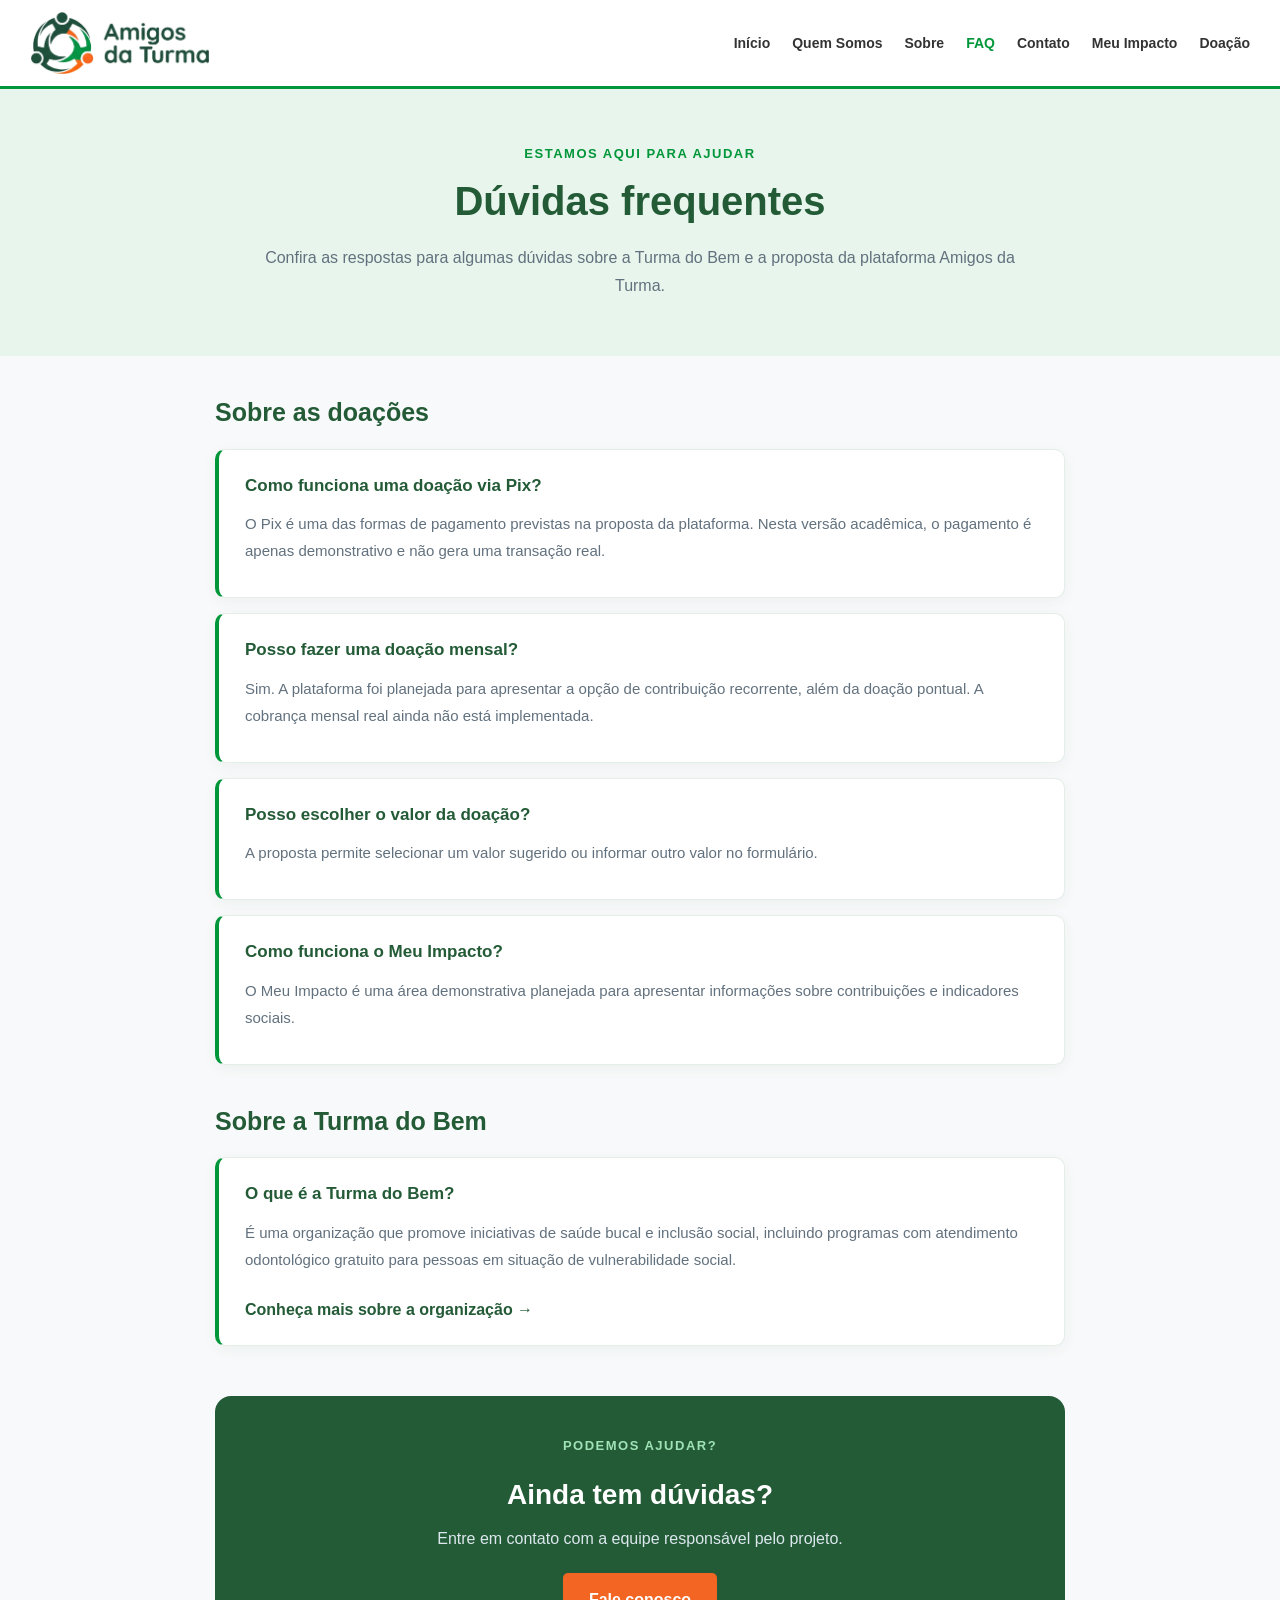
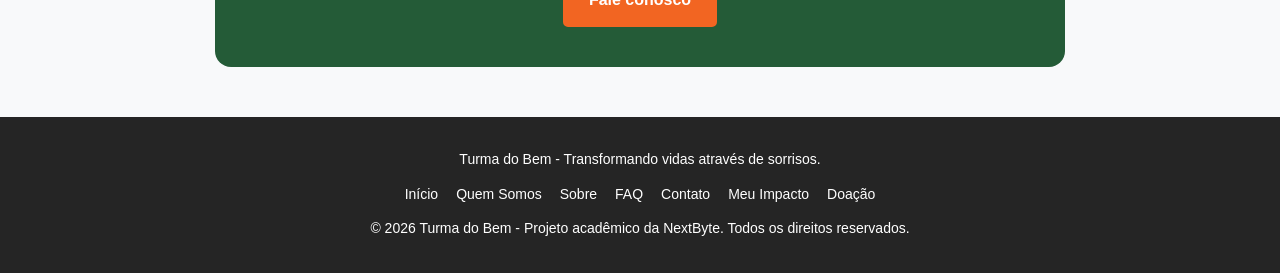
<file: pages/faq.html>
<!doctype html>
<html lang="pt-BR">
  <head>
    <meta charset="UTF-8" />
    <meta name="viewport" content="width=device-width, initial-scale=1.0" />
    <meta name="description" content="Consulte as dúvidas frequentes sobre a Turma do Bem e a plataforma Amigos da Turma." />
    <link rel="icon" type="image/png" href="../imagens/favicon-amigos.png" />
    <link rel="stylesheet" href="../css/style.css" />
    <link rel="stylesheet" href="../css/faq.css" />
    <link rel="stylesheet" href="../css/media.css" />
    <title>FAQ | Amigos da Turma</title>
  </head>

  <body>
    <!-- Cabeçalho e menu de navegação -->
    <header>
      <a
        class="logo"
        href="../index.html"
        aria-label="Amigos da Turma - página inicial"
      >
        <img src="../imagens/logo-amigos-da-turma.png" alt="Amigos da Turma" />
      </a>

      <button
        class="botao-menu"
        type="button"
        aria-expanded="false"
        aria-controls="menu-principal"
      >
        ☰ Menu
      </button>
      <nav class="navbar" id="menu-principal">
        <ul class="nav-menu">
          <li><a class="nav-link" href="../index.html">Início</a></li>
          <li><a class="nav-link" href="./integrantes.html">Quem Somos</a></li>
          <li><a class="nav-link" href="./sobre.html">Sobre</a></li>
          <li>
            <a class="nav-link active" href="./faq.html" aria-current="page"
              >FAQ</a
            >
          </li>
          <li><a class="nav-link" href="./contato.html">Contato</a></li>
          <li><a class="nav-link" href="./meu-impacto.html">Meu Impacto</a></li>
          <li><a class="nav-link" href="./doacao.html">Doação</a></li>
        </ul>
      </nav>
    </header>

    <!-- Conteúdo principal da página de dúvidas frequentes -->
    <main class="pagina-faq">
      <!-- Apresentação da página FAQ -->
      <section class="banner-faq">
        <p class="etiqueta-faq">ESTAMOS AQUI PARA AJUDAR</p>

        <h1>Dúvidas frequentes</h1>

        <p>
          Confira as respostas para algumas dúvidas sobre a Turma do Bem e a
          proposta da plataforma Amigos da Turma.
        </p>
      </section>

      <!-- Perguntas e respostas sobre as doações -->
      <section class="faq-lista">
        <h2>Sobre as doações</h2>

        <article class="faq-item">
          <h3>Como funciona uma doação via Pix?</h3>
          <p>
            O Pix é uma das formas de pagamento previstas na proposta da
            plataforma. Nesta versão acadêmica, o pagamento é apenas
            demonstrativo e não gera uma transação real.
          </p>
        </article>

        <article class="faq-item">
          <h3>Posso fazer uma doação mensal?</h3>
          <p>
            Sim. A plataforma foi planejada para apresentar a opção de
            contribuição recorrente, além da doação pontual. A cobrança mensal
            real ainda não está implementada.
          </p>
        </article>

        <article class="faq-item">
          <h3>Posso escolher o valor da doação?</h3>
          <p>
            A proposta permite selecionar um valor sugerido ou informar outro
            valor no formulário.
          </p>
        </article>

        <article class="faq-item">
          <h3>Como funciona o Meu Impacto?</h3>
          <p>
            O Meu Impacto é uma área demonstrativa planejada para apresentar
            informações sobre contribuições e indicadores sociais.
          </p>
        </article>
      </section>

      <!-- Perguntas e respostas sobre a organização -->
      <section class="faq-lista">
        <h2>Sobre a Turma do Bem</h2>

        <article class="faq-item">
          <h3>O que é a Turma do Bem?</h3>
          <p>
            É uma organização que promove iniciativas de saúde bucal e inclusão
            social, incluindo programas com atendimento odontológico gratuito
            para pessoas em situação de vulnerabilidade social.
          </p>

          <a href="./sobre.html">Conheça mais sobre a organização →</a>
        </article>
      </section>

      <!-- Chamada para entrar em contato com a equipe -->
      <section class="chamada-faq">
        <p class="etiqueta-faq">PODEMOS AJUDAR?</p>

        <h2>Ainda tem dúvidas?</h2>

        <p>Entre em contato com a equipe responsável pelo projeto.</p>

        <a class="btn-destaque" href="./contato.html">Fale conosco</a>
      </section>
    </main>

    <!-- Rodapé com links de navegação e informações do projeto -->
    <footer>
      <p>Turma do Bem - Transformando vidas através de sorrisos.</p>

      <nav class="footer-nav">
        <ul>
          <li><a href="../index.html">Início</a></li>
          <li><a href="./integrantes.html">Quem Somos</a></li>
          <li><a href="./sobre.html">Sobre</a></li>
          <li><a href="./faq.html">FAQ</a></li>
          <li><a href="./contato.html">Contato</a></li>
          <li><a href="./meu-impacto.html">Meu Impacto</a></li>
          <li><a href="./doacao.html">Doação</a></li>
        </ul>
      </nav>

      <p>
        &copy; 2026 Turma do Bem - Projeto acadêmico da NextByte. Todos os
        direitos reservados.
      </p>
    </footer>

    <script src="../js/menu.js"></script>
  </body>
</html>
</file>
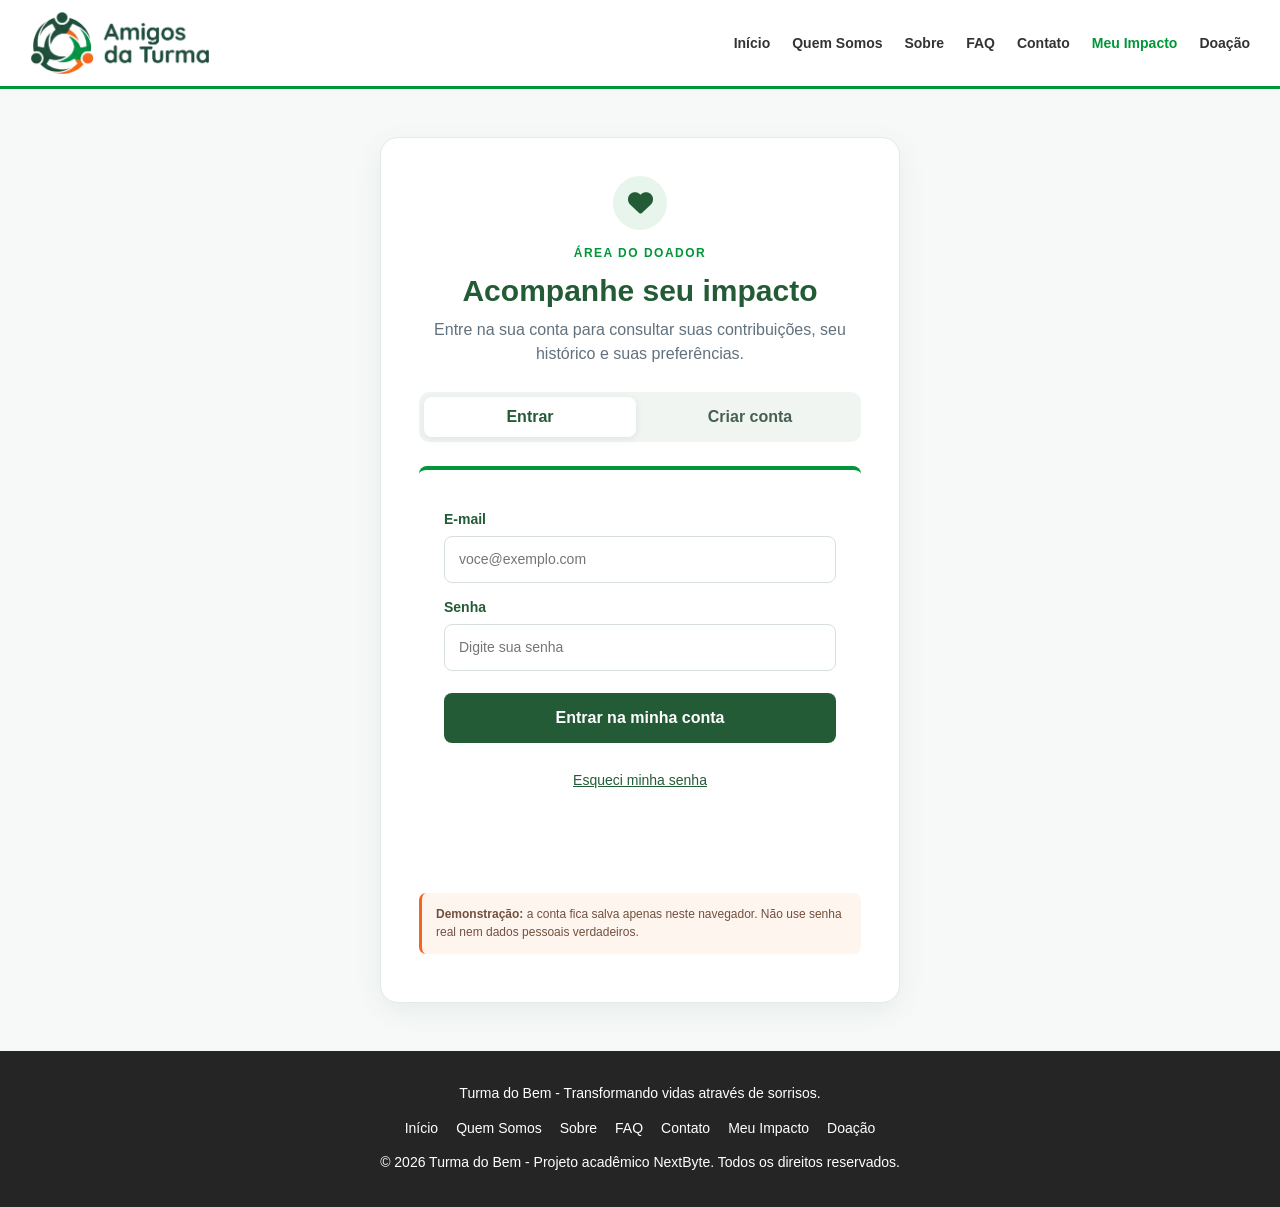
<file: pages/meu-impacto.html>
<!doctype html>
<html lang="pt-BR">
  <head>
    <meta charset="UTF-8" />
    <meta name="viewport" content="width=device-width, initial-scale=1.0" />
    <meta name="description" content="Área pessoal do doador da Amigos da Turma."/>
    <link rel="icon" type="image/png" href="../imagens/favicon-amigos.png" />
    <link rel="stylesheet" href="../css/area-doador.css" />
    <link rel="stylesheet" href="https://cdnjs.cloudflare.com/ajax/libs/font-awesome/6.7.2/css/all.min.css" />
    <link rel="stylesheet" href="../css/style.css" />
    <link rel="stylesheet" href="../css/impacto.css" />
    <link rel="stylesheet" href="../css/media.css" />

    <title>Meu Impacto | Amigos da Turma</title>
  </head>

  <body>
    <!-- CABEÇALHO -->
    <header>
      <a
        class="logo"
        href="../index.html"
        aria-label="Amigos da Turma - página inicial"
      >
        <img src="../imagens/logo-amigos-da-turma.png" alt="Amigos da Turma" />
      </a>

      <button
        class="botao-menu"
        type="button"
        aria-expanded="false"
        aria-controls="menu-principal"
      >
        ☰ Menu
      </button>
      <nav id="menu-principal" class="navbar" aria-label="Navegação principal">
        <ul class="nav-menu">
          <li>
            <a class="nav-link" href="../index.html"> Início </a>
          </li>

          <li>
            <a class="nav-link" href="./integrantes.html"> Quem Somos </a>
          </li>

          <li>
            <a class="nav-link" href="./sobre.html"> Sobre </a>
          </li>

          <li>
            <a class="nav-link" href="./faq.html"> FAQ </a>
          </li>

          <li>
            <a class="nav-link" href="./contato.html"> Contato </a>
          </li>

          <li>
            <a
              class="nav-link active"
              href="./meu-impacto.html"
              aria-current="page"
            >
              Meu Impacto
            </a>
          </li>

          <li>
            <a class="nav-link" href="./doacao.html"> Doação </a>
          </li>
        </ul>
      </nav>
    </header>

    <main class="area-doador pagina-impacto">
      <!-- BOAS-VINDAS -->
      <section class="apresentacao-doador">
        <p class="etiqueta-impacto">SUA ÁREA PESSOAL</p>

        <h1>Olá, <span id="doador-nome">Doador(a)</span>!</h1>

        <p>
          Que bom ter você por aqui! Acompanhe suas contribuições e descubra
          como seu apoio pode transformar vidas.
        </p>

        <p class="aviso-demonstracao">
          Esta é uma demonstração acadêmica. Os dados exibidos são fictícios e
          ficam salvos somente neste navegador.
        </p>
        <div class="acoes-conta-doador">
          <span id="doador-email-sessao"></span>
          <button type="button" id="sair-conta-doador" class="btn-sair-conta">
            Sair da conta
          </button>
        </div>
      </section>

      <!-- PERFIL DO DOADOR -->
      <section class="perfil-doador" aria-labelledby="titulo-perfil">
        <h2 id="titulo-perfil">Meu Perfil</h2>

        <div class="card-perfil">
          <div class="foto-perfil">
            <i class="fa-solid fa-user" aria-hidden="true"></i>
          </div>

          <div class="dados-perfil">
            <h3 id="perfil-doador-nome">Doador(a)</h3>

            <p>
              <strong>E-mail:</strong>
              <span id="perfil-doador-email">—</span>
            </p>

            <p>
              <strong>Tipo de doador:</strong>
              <span id="perfil-doador-tipo">Ainda não definido</span>
            </p>

            <p>
              <strong>Participação na Nota Fiscal Paulista:</strong>
              <span id="perfil-doador-nfp">Não informado</span>
            </p>

            <p>
              <strong>Membro desde:</strong>
              <span id="perfil-doador-data">—</span>
            </p>
          </div>
        </div>
      </section>

      <!-- RESUMO DAS CONTRIBUIÇÕES -->
      <section class="indicadores-doador" aria-labelledby="titulo-resumo">
        <h2 id="titulo-resumo">Resumo das Minhas Contribuições</h2>

        <p>Veja um resumo demonstrativo da sua participação.</p>

        <div class="cards-indicadores">
          <article class="card-indicador">
            <i class="fa-solid fa-hand-holding-dollar" aria-hidden="true"></i>

            <h3>Total doado</h3>
            <p class="numero-indicador">R$ 1.250,00</p>
            <p>Valor acumulado fictício</p>
          </article>

          <article class="card-indicador">
            <i class="fa-solid fa-receipt" aria-hidden="true"></i>

            <h3>Doações realizadas</h3>
            <p class="numero-indicador" id="doador-total-doacoes">0</p>
            <p>Contribuições demonstrativas</p>
          </article>

          <article class="card-indicador">
            <i class="fa-solid fa-calendar-check" aria-hidden="true"></i>

            <h3>Meses de apoio</h3>
            <p class="numero-indicador" id="doador-meses-apoio">0 meses</p>
            <p>Desde janeiro de 2026</p>
          </article>
        </div>
      </section>

      <!-- HISTÓRICO DE DOAÇÕES -->
      <section class="historico-doacoes" aria-labelledby="titulo-historico">
        <h2 id="titulo-historico">Histórico de Contribuições</h2>

        <p>Confira suas últimas contribuições demonstrativas.</p>

        <div class="tabela-doacoes">
          <table>
            <thead>
              <tr>
                <th scope="col">Data</th>
                <th scope="col">Tipo</th>
                <th scope="col">Valor</th>
                <th scope="col">Situação</th>
              </tr>
            </thead>

            <tbody id="lista-doacoes"></tbody>
          </table>
        </div>

        <p class="aviso-perfil">
          As contribuições registradas nesta demonstração aparecem aqui. Nenhuma
          cobrança real é realizada.
        </p>

        <!-- Estado vazio -->
        <div class="estado-vazio" id="estado-vazio" hidden>
          <i class="fa-solid fa-inbox" aria-hidden="true"></i>

          <h3>Você ainda não realizou nenhuma doação</h3>

          <p>
            Sua primeira contribuição pode fazer a diferença na vida de muitas
            pessoas.
          </p>

          <a class="btn-destaque" href="./doacao.html">
            Fazer minha primeira doação
          </a>
        </div>

        <button type="button" id="alternar-historico" class="btn-secundario">
          Simular histórico vazio
        </button>
      </section>

      <!-- GERENCIAMENTO DA DOAÇÃO RECORRENTE -->
      <section
        class="gerenciar-recorrencia-doador"
        aria-labelledby="titulo-gerenciar-recorrencia"
      >
        <div>
          <p class="etiqueta-impacto">SUA CONTRIBUIÇÃO</p>
          <h2 id="titulo-gerenciar-recorrencia">
            Gerenciar minha doação recorrente
          </h2>
          <p>
            Consulte os dados da sua contribuição, altere o valor ou a
            frequência e cancele quando desejar.
          </p>
        </div>
        <p id="doador-rec-status" role="status" aria-live="polite">
          Nenhuma doação recorrente cadastrada.
        </p>
        <div id="doador-rec-detalhes" hidden>
          <div class="resumo-recorrencia-doador">
            <p>Valor: <strong id="doador-rec-valor"></strong></p>
            <p>Frequência: <strong id="doador-rec-frequencia"></strong></p>
            <p>Nome: <strong id="doador-rec-nome"></strong></p>
            <p>E-mail: <strong id="doador-rec-email"></strong></p>
            <p>Status: <strong id="doador-rec-situacao"></strong></p>
          </div>
          <div class="acoes-recorrencia-doador">
            <button type="button" id="doador-rec-abrir-edicao">
              Alterar contribuição
            </button>
            <button type="button" id="doador-rec-cancelar">
              Cancelar recorrência
            </button>
          </div>
        </div>
        <form id="doador-rec-edicao" hidden>
          <h3>Alterar contribuição</h3>
          <label for="doador-rec-novo-valor"
            >Novo valor (mínimo R$ 10,00)</label
          >
          <input
            type="number"
            id="doador-rec-novo-valor"
            min="10"
            step="0.01"
          />
          <label for="doador-rec-nova-frequencia">Nova frequência</label>
          <select id="doador-rec-nova-frequencia">
            <option value="mensal">Mensal</option>
            <option value="trimestral">Trimestral</option>
            <option value="anual">Anual</option>
          </select>
          <div class="acoes-recorrencia-doador">
            <button type="submit">Salvar alterações</button>
            <button type="button" id="doador-rec-descartar">Voltar</button>
          </div>
        </form>
        <a class="btn-secundario" href="./doacao.html"
          >Fazer uma nova contribuição</a
        >
      </section>

      <!-- MEU IMPACTO SOCIAL -->
      <section class="secao-indicadores" aria-labelledby="titulo-impacto">
        <div class="titulo-impacto">
          <p class="etiqueta-impacto">TRANSFORMAÇÃO SOCIAL</p>

          <h2 id="titulo-impacto">Meu Impacto Social</h2>

          <p>
            Conheça exemplos de como as contribuições podem apoiar iniciativas
            sociais.
          </p>
        </div>

        <div class="cards-impacto">
          <article class="card-impacto">
            <div class="icone-impacto">
              <i class="fa-solid fa-users" aria-hidden="true"></i>
            </div>

            <h3>Jovens impactados</h3>
            <p class="indicador-impacto">3 jovens</p>

            <p>Indicador fictício de impacto social.</p>
          </article>

          <article class="card-impacto">
            <div class="icone-impacto">
              <i class="fa-solid fa-tooth" aria-hidden="true"></i>
            </div>

            <h3>Saúde e bem-estar</h3>

            <p>
              Apoio a iniciativas que promovem acesso ao cuidado odontológico.
            </p>
          </article>

          <article class="card-impacto">
            <div class="icone-impacto">
              <i class="fa-solid fa-heart" aria-hidden="true"></i>
            </div>

            <h3>Transformação de vidas</h3>

            <p>
              Contribuições que podem fortalecer ações sociais e oportunidades.
            </p>
          </article>
        </div>
      </section>

      <!-- HISTÓRIAS DE IMPACTO -->
      <section class="secao-historia-impacto">
        <div class="imagem-historia-impacto">
          <img
            src="../imagens/mulher-sorrindo.jpg"
            alt="Imagem ilustrativa de crianças sorrindo"
          />
        </div>

        <article class="historia-detalhe">
          <p class="etiqueta-impacto">HISTÓRIAS QUE INSPIRAM</p>

          <h2>Histórias de Impacto</h2>

          <h3>Uma nova oportunidade</h3>

          <p>
            O acesso ao cuidado odontológico pode contribuir para a autoestima,
            o bem-estar e novas oportunidades.
          </p>

          <p>
            Sua contribuição ajuda a fortalecer iniciativas que buscam
            transformar realidades por meio do cuidado.
          </p>

          <p class="aviso-historia">
            Exemplo ilustrativo. Não representa uma história real nem resultados
            individuais comprovados.
          </p>
        </article>
      </section>

      <!-- PREFERÊNCIAS DE COMUNICAÇÃO -->
      <section
        class="preferencias-doador"
        aria-labelledby="titulo-preferencias"
      >
        <h2 id="titulo-preferencias">Minhas Preferências</h2>

        <p>Gerencie como gostaria de receber novidades e informações da ONG.</p>

        <form id="form-preferencias">
          <fieldset>
            <legend>Comunicações</legend>

            <label class="opcao-preferencia">
              <input type="checkbox" id="receber-novidades" checked />

              <span> Receber novidades sobre projetos e ações sociais. </span>
            </label>

            <label class="opcao-preferencia">
              <input type="checkbox" id="receber-campanhas" />

              <span>
                Receber informações sobre campanhas e oportunidades de doação.
              </span>
            </label>

            <label class="opcao-preferencia">
              <input type="checkbox" id="receber-impacto" checked />

              <span>
                Receber atualizações sobre o impacto das contribuições.
              </span>
            </label>
          </fieldset>

          <fieldset>
            <legend>Consentimento</legend>

            <label class="opcao-preferencia">
              <input type="checkbox" id="consentimento-dados" />

              <span>
                Autorizo o uso dos meus dados de contato para as comunicações
                selecionadas, conforme a política de privacidade.
              </span>
            </label>
          </fieldset>

          <p class="aviso-privacidade">
            Demonstração acadêmica. Nenhuma informação será enviada para
            servidores externos.
          </p>

          <button type="submit" class="btn-salvar">Salvar preferências</button>

          <p
            id="mensagem-feedback"
            class="mensagem-feedback"
            role="status"
            aria-live="polite"
          ></p>
        </form>
      </section>

      <!-- Acesso ao painel demonstrativo para apresentação acadêmica -->
      <section class="acesso-painel-demo" aria-label="Painel demonstrativo">
        <p><strong>Área de demonstração do projeto</strong></p>
        <p>
          O painel interno apresenta indicadores fictícios de captação e
          retenção.
        </p>
        <a class="btn-impacto-secundario" href="./dashboard.html"
          >Visualizar dashboard demonstrativo</a
        >
      </section>

      <!-- 8. CHAMADA PARA DOAÇÃO -->
      <section class="chamada-impacto">
        <div class="texto-chamada-impacto">
          <p class="etiqueta-impacto">CONTINUE FAZENDO A DIFERENÇA</p>

          <h2>Seu apoio pode transformar vidas</h2>

          <p>
            Continue contribuindo para fortalecer iniciativas sociais e ampliar
            oportunidades de cuidado.
          </p>

          <div class="botoes-impacto">
            <a class="btn-destaque" href="./doacao.html"> Quero doar </a>

            <a class="btn-impacto-secundario" href="./sobre.html">
              Conheça a Turma do Bem
            </a>
          </div>
        </div>
      </section>
    </main>

    <!-- RODAPÉ -->
    <footer>
      <p>Turma do Bem - Transformando vidas através de sorrisos.</p>

      <nav class="footer-nav" aria-label="Navegação do rodapé">
        <ul>
          <li><a href="../index.html">Início</a></li>
          <li><a href="./integrantes.html">Quem Somos</a></li>
          <li><a href="./sobre.html">Sobre</a></li>
          <li><a href="./faq.html">FAQ</a></li>
          <li><a href="./contato.html">Contato</a></li>
          <li><a href="./meu-impacto.html">Meu Impacto</a></li>
          <li><a href="./doacao.html">Doação</a></li>
        </ul>
      </nav>

      <p>
        &copy; 2026 Turma do Bem - Projeto acadêmico NextByte. Todos os direitos
        reservados.
      </p>
    </footer>

    <script src="../js/login.js"></script>
    <script src="../js/area-doador.js"></script>
    <script src="../js/gerenciar-recorrencia-doador.js"></script>
    <script src="../js/menu.js"></script>
  </body>
</html>
</file>
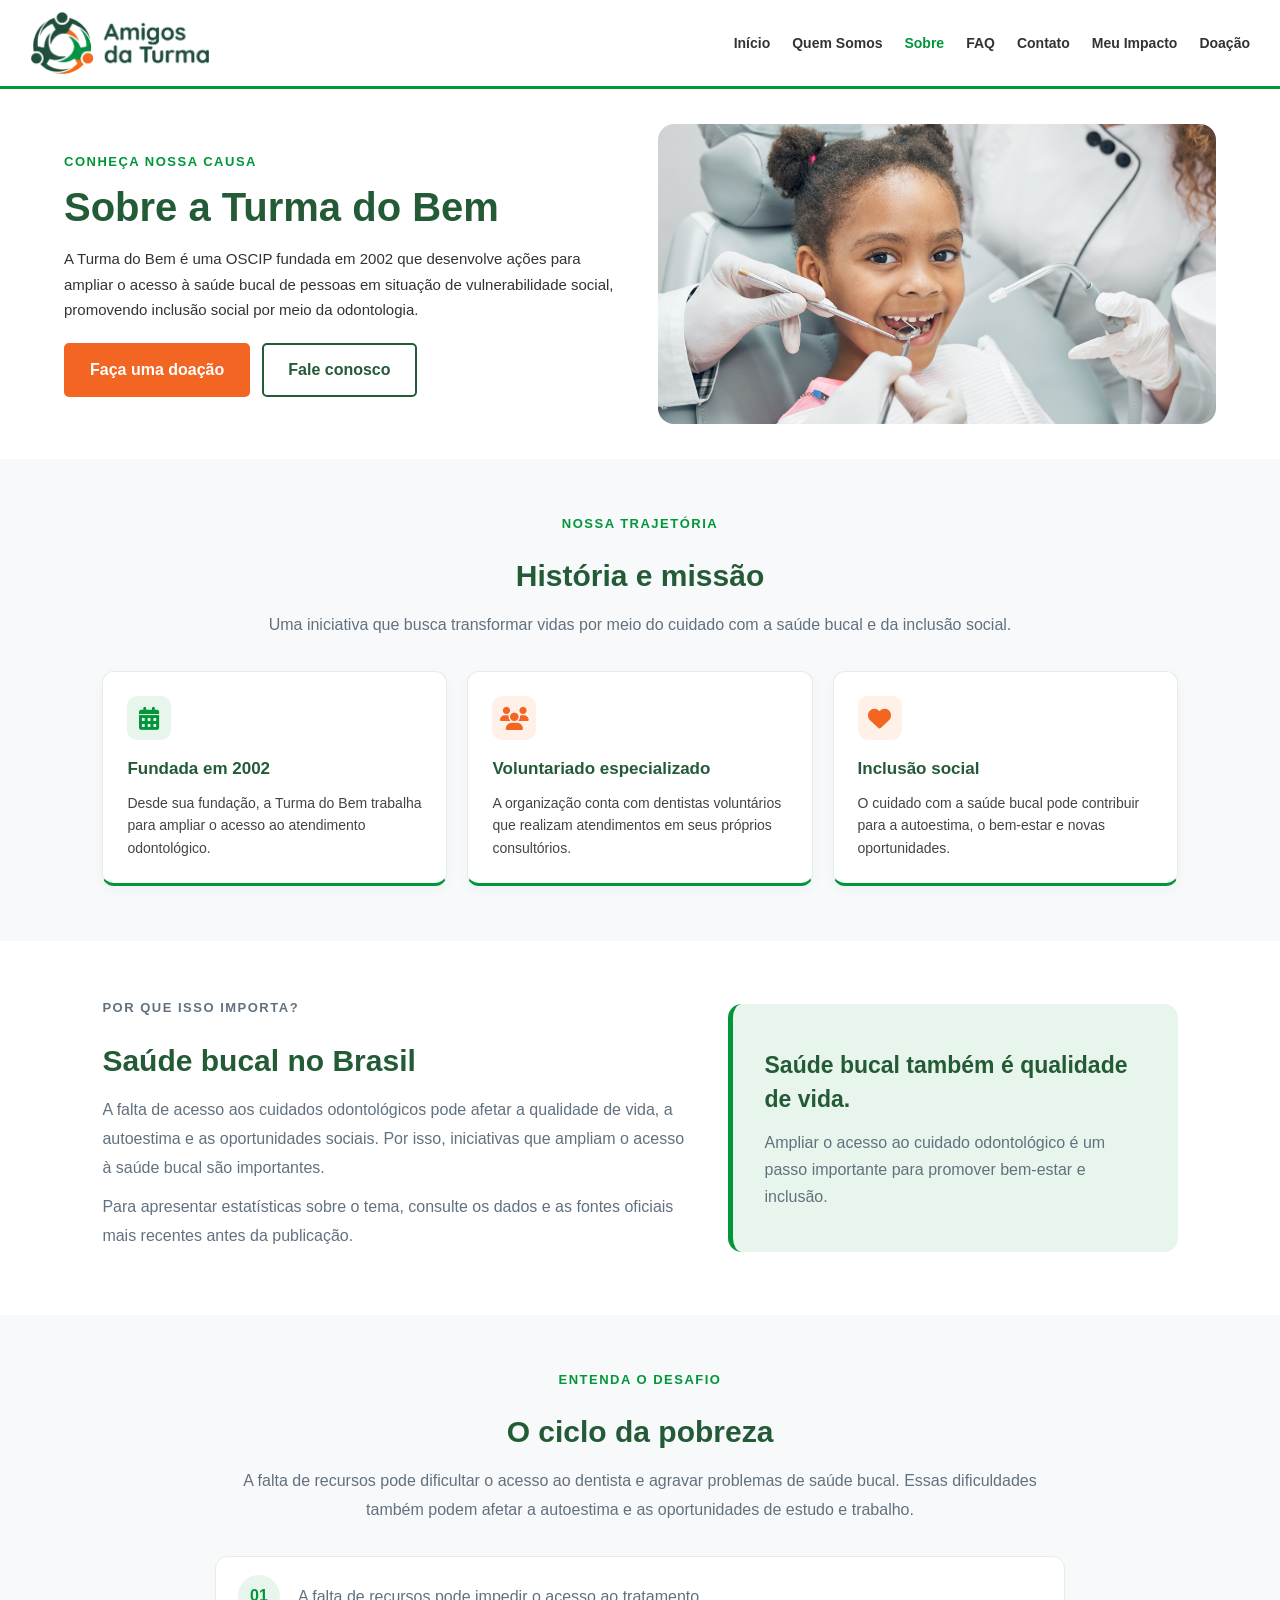
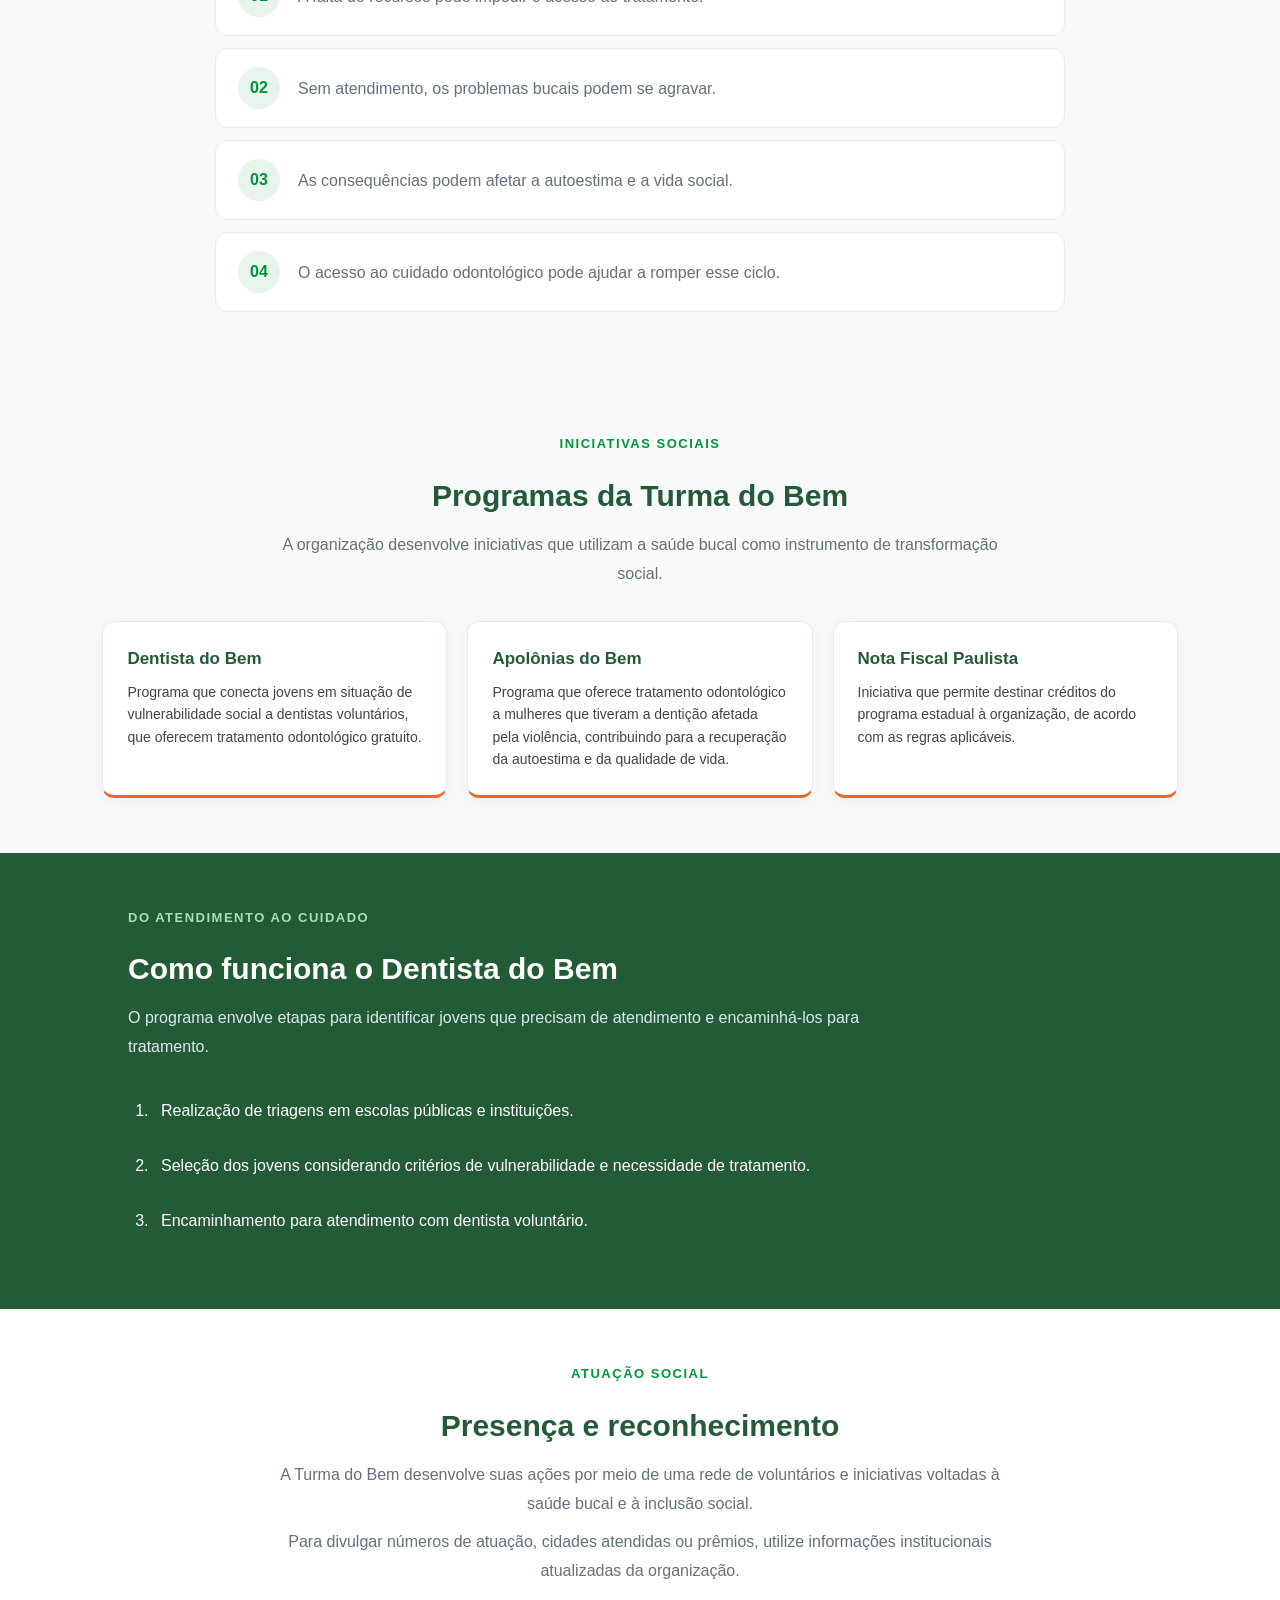
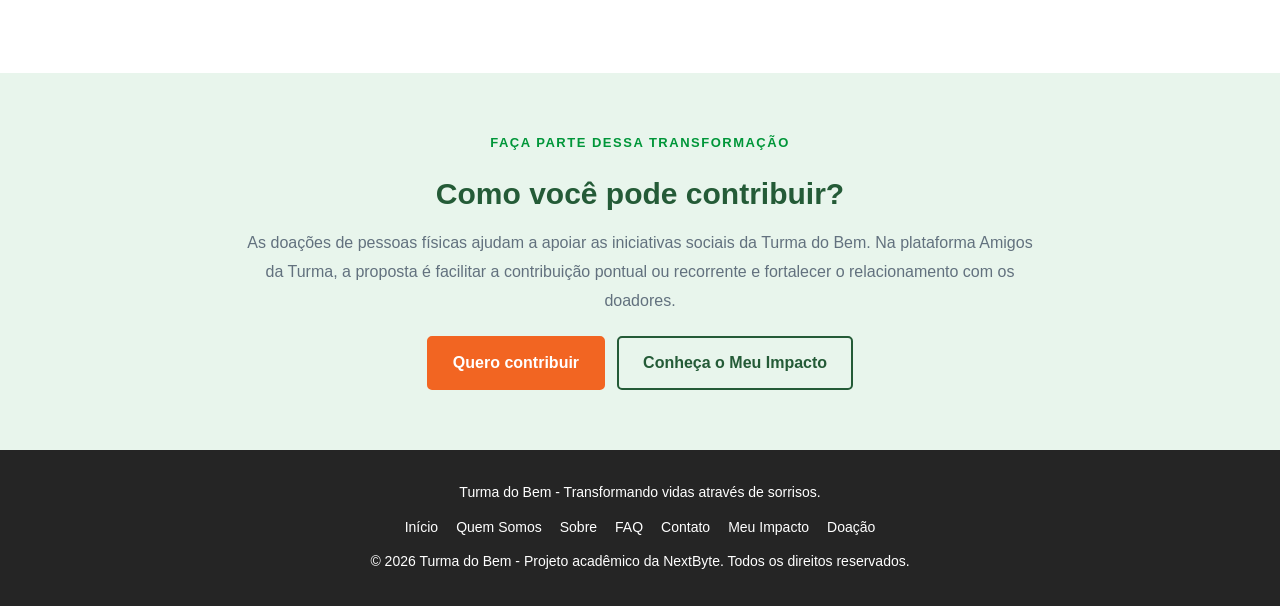
<file: pages/sobre.html>
<!doctype html>
<html lang="pt-BR">
  <head>
    <meta charset="UTF-8" />
    <meta name="viewport" content="width=device-width, initial-scale=1.0" />
    <meta name="description" content="Conheça a história, os programas e a atuação social da Turma do Bem." />
    <link rel="icon" type="image/png" href="../imagens/favicon-amigos.png" />
    <link rel="stylesheet" href="../css/style.css" />
    <link rel="stylesheet" href="../css/sobre.css" />
    <link rel="stylesheet" href="../css/media.css" />
    <link rel="stylesheet" href="https://cdnjs.cloudflare.com/ajax/libs/font-awesome/6.7.2/css/all.min.css"
    />
    <title>Sobre a Turma do Bem | Amigos da Turma</title>
  </head>

  <body>
    <!-- Cabeçalho e menu de navegação -->
    <header>
      <a
        class="logo"
        href="../index.html"
        aria-label="Amigos da Turma - página inicial"
      >
        <img src="../imagens/logo-amigos-da-turma.png" alt="Amigos da Turma" />
      </a>

      <button
        class="botao-menu"
        type="button"
        aria-expanded="false"
        aria-controls="menu-principal"
      >
        ☰ Menu
      </button>
      <nav class="navbar" id="menu-principal">
        <ul class="nav-menu">
          <li><a class="nav-link" href="../index.html">Início</a></li>
          <li><a class="nav-link" href="./integrantes.html">Quem Somos</a></li>
          <li><a class="nav-link active" href="./sobre.html">Sobre</a></li>
          <li><a class="nav-link" href="./faq.html">FAQ</a></li>
          <li><a class="nav-link" href="./contato.html">Contato</a></li>
          <li><a class="nav-link" href="./meu-impacto.html">Meu Impacto</a></li>
          <li><a class="nav-link" href="./doacao.html">Doação</a></li>
        </ul>
      </nav>
    </header>

    <!-- Conteúdo principal sobre a organização -->
    <main class="pagina-sobre">
      <!-- Apresentação da Turma do Bem -->
      <section class="banner-sobre">
        <div class="conteudo-banner-sobre">
          <p class="etiqueta-sobre">CONHEÇA NOSSA CAUSA</p>

          <h1>Sobre a Turma do Bem</h1>

          <p>
            A Turma do Bem é uma OSCIP fundada em 2002 que desenvolve ações para
            ampliar o acesso à saúde bucal de pessoas em situação de
            vulnerabilidade social, promovendo inclusão social por meio da
            odontologia.
          </p>

          <div class="botoes-sobre">
            <a class="btn-destaque" href="./doacao.html">Faça uma doação</a>
            <a class="btn-sobre-secundario" href="./contato.html"
              >Fale conosco</a
            >
          </div>
        </div>

        <div class="imagem-banner-sobre">
          <img
            src="../imagens/crianca-sendo-atendida.jpg"
            alt="Criança sorrindo, representando a importância da saúde bucal"
          />
        </div>
      </section>

      <!-- História, missão e atuação social -->
      <section class="secao-sobre">
        <div class="titulo-sobre">
          <p class="etiqueta-sobre">NOSSA TRAJETÓRIA</p>
          <h2>História e missão</h2>
          <p>
            Uma iniciativa que busca transformar vidas por meio do cuidado com a
            saúde bucal e da inclusão social.
          </p>
        </div>

        <div class="cards-sobre">
          <article class="card-sobre">
            <div class="icone-sobre icone-verde">
              <i class="fa-solid fa-calendar-days"></i>
            </div>

            <h3>Fundada em 2002</h3>
            <p>
              Desde sua fundação, a Turma do Bem trabalha para ampliar o acesso
              ao atendimento odontológico.
            </p>
          </article>

          <article class="card-sobre">
            <div class="icone-sobre icone-laranja">
              <i class="fa-solid fa-users"></i>
            </div>

            <h3>Voluntariado especializado</h3>
            <p>
              A organização conta com dentistas voluntários que realizam
              atendimentos em seus próprios consultórios.
            </p>
          </article>

          <article class="card-sobre">
            <div class="icone-sobre icone-laranja">
              <i class="fa-solid fa-heart"></i>
            </div>

            <h3>Inclusão social</h3>
            <p>
              O cuidado com a saúde bucal pode contribuir para a autoestima, o
              bem-estar e novas oportunidades.
            </p>
          </article>
        </div>
      </section>

      <!-- Contexto sobre a importância da saúde bucal -->
      <section class="secao-sobre secao-contexto">
        <div class="texto-contexto">
          <p class="etiqueta-sobre">POR QUE ISSO IMPORTA?</p>
          <h2>Saúde bucal no Brasil</h2>
          <p>
            A falta de acesso aos cuidados odontológicos pode afetar a qualidade
            de vida, a autoestima e as oportunidades sociais. Por isso,
            iniciativas que ampliam o acesso à saúde bucal são importantes.
          </p>
          <p>
            Para apresentar estatísticas sobre o tema, consulte os dados e as
            fontes oficiais mais recentes antes da publicação.
          </p>
        </div>

        <div class="destaque-contexto">
          <h3>Saúde bucal também é qualidade de vida.</h3>
          <p>
            Ampliar o acesso ao cuidado odontológico é um passo importante para
            promover bem-estar e inclusão.
          </p>
        </div>
      </section>

      <!-- Etapas que representam o ciclo da pobreza -->
      <section class="secao-ciclo">
        <div class="titulo-sobre">
          <p class="etiqueta-sobre">ENTENDA O DESAFIO</p>
          <h2>O ciclo da pobreza</h2>
          <p>
            A falta de recursos pode dificultar o acesso ao dentista e agravar
            problemas de saúde bucal. Essas dificuldades também podem afetar a
            autoestima e as oportunidades de estudo e trabalho.
          </p>
        </div>

        <div class="lista-ciclo">
          <div class="item-ciclo">
            <span>01</span>
            <p>A falta de recursos pode impedir o acesso ao tratamento.</p>
          </div>

          <div class="item-ciclo">
            <span>02</span>
            <p>Sem atendimento, os problemas bucais podem se agravar.</p>
          </div>

          <div class="item-ciclo">
            <span>03</span>
            <p>As consequências podem afetar a autoestima e a vida social.</p>
          </div>

          <div class="item-ciclo">
            <span>04</span>
            <p>
              O acesso ao cuidado odontológico pode ajudar a romper esse ciclo.
            </p>
          </div>
        </div>
      </section>

      <!-- Apresentação dos programas sociais -->
      <section class="secao-sobre">
        <div class="titulo-sobre">
          <p class="etiqueta-sobre">INICIATIVAS SOCIAIS</p>
          <h2>Programas da Turma do Bem</h2>
          <p>
            A organização desenvolve iniciativas que utilizam a saúde bucal como
            instrumento de transformação social.
          </p>
        </div>

        <div class="cards-sobre">
          <article class="card-sobre card-programa">
            <h3>Dentista do Bem</h3>
            <p>
              Programa que conecta jovens em situação de vulnerabilidade social
              a dentistas voluntários, que oferecem tratamento odontológico
              gratuito.
            </p>
          </article>

          <article class="card-sobre card-programa">
            <h3>Apolônias do Bem</h3>
            <p>
              Programa que oferece tratamento odontológico a mulheres que
              tiveram a dentição afetada pela violência, contribuindo para a
              recuperação da autoestima e da qualidade de vida.
            </p>
          </article>

          <article class="card-sobre card-programa">
            <h3>Nota Fiscal Paulista</h3>
            <p>
              Iniciativa que permite destinar créditos do programa estadual à
              organização, de acordo com as regras aplicáveis.
            </p>
          </article>
        </div>
      </section>

      <!-- Etapas de funcionamento do programa Dentista do Bem -->
      <section class="secao-funcionamento">
        <p class="etiqueta-sobre">DO ATENDIMENTO AO CUIDADO</p>
        <h2>Como funciona o Dentista do Bem</h2>
        <p>
          O programa envolve etapas para identificar jovens que precisam de
          atendimento e encaminhá-los para tratamento.
        </p>

        <ol class="lista-etapas">
          <li>Realização de triagens em escolas públicas e instituições.</li>
          <li>
            Seleção dos jovens considerando critérios de vulnerabilidade e
            necessidade de tratamento.
          </li>
          <li>Encaminhamento para atendimento com dentista voluntário.</li>
        </ol>
      </section>

      <!-- Informações sobre a atuação e o reconhecimento da organização -->
      <section class="secao-sobre secao-presenca">
        <div class="titulo-sobre">
          <p class="etiqueta-sobre">ATUAÇÃO SOCIAL</p>
          <h2>Presença e reconhecimento</h2>
          <p>
            A Turma do Bem desenvolve suas ações por meio de uma rede de
            voluntários e iniciativas voltadas à saúde bucal e à inclusão
            social.
          </p>
          <p>
            Para divulgar números de atuação, cidades atendidas ou prêmios,
            utilize informações institucionais atualizadas da organização.
          </p>
        </div>
      </section>

      <!-- Chamada final para incentivar a contribuição -->
      <section class="chamada-sobre">
        <p class="etiqueta-sobre">FAÇA PARTE DESSA TRANSFORMAÇÃO</p>
        <h2>Como você pode contribuir?</h2>
        <p>
          As doações de pessoas físicas ajudam a apoiar as iniciativas sociais
          da Turma do Bem. Na plataforma Amigos da Turma, a proposta é facilitar
          a contribuição pontual ou recorrente e fortalecer o relacionamento com
          os doadores.
        </p>

        <div class="botoes-sobre">
          <a class="btn-destaque" href="./doacao.html">Quero contribuir</a>
          <a class="btn-sobre-secundario" href="./meu-impacto.html">
            Conheça o Meu Impacto
          </a>
        </div>
      </section>
    </main>

    <!-- Rodapé com links e informações do projeto -->
    <footer>
      <p>Turma do Bem - Transformando vidas através de sorrisos.</p>

      <nav class="footer-nav">
        <ul>
          <li><a href="../index.html">Início</a></li>
          <li><a href="./integrantes.html">Quem Somos</a></li>
          <li><a href="./sobre.html">Sobre</a></li>
          <li><a href="./faq.html">FAQ</a></li>
          <li><a href="./contato.html">Contato</a></li>
          <li><a href="./meu-impacto.html">Meu Impacto</a></li>
          <li><a href="./doacao.html">Doação</a></li>
        </ul>
      </nav>

      <p>
        &copy; 2026 Turma do Bem - Projeto acadêmico da NextByte. Todos os
        direitos reservados.
      </p>
    </footer>

    <script src="../js/menu.js"></script>
  </body>
</html>
</file>
<file: css/style.css>
:root {
  /* Cores */
  --verde: #009639;
  --verde-escuro: #245b37;
  --verde-claro: #e8f5ec;
  --laranja: #f26522;
  --laranja-escuro: #d95113;
  --amarelo: #ffc857;
  --fundo: #f8f9fa;
  --branco: #ffffff;
  --texto: #333333;
  --texto-suave: #62717e;
  --titulo-escuro: #17252f;
  --borda: #e5ede7;
  --rodape: #252525;

  /* Fonte e tamanhos de texto */
  --fonte: Poppins, Arial, sans-serif;
  --fs-cell: 4rem;
  --fs-titulo: 2.5rem;
  --fs-titulo-compacto: 2rem;
  --fs-secao: 1.875rem;
  --fs-texto: 1rem;
  --fs-pequeno: 0.875rem;

  /* Bordas e sombras */
  --raio-botao: 0.3125rem;
  --raio: 0.5rem;
  --raio-card: 0.75rem;
  --raio-grande: 1rem;
  --sombra: 0 0.25rem 0.875rem rgba(36, 91, 55, 0.08);

  /* Espaçamentos */
  --espaco-secao: 3.4375rem;
}

/* RESET E ESTILOS GERAIS */
* {
  margin: 0;
  padding: 0;
  box-sizing: border-box;
}

body {
  background-color: var(--fundo);
  font-family: var(--fonte);
  color: var(--texto);
  font-size: var(--fs-texto);
  line-height: 1.5;
  overflow-wrap: break-word;
}

main {
  width: 100%;
  padding: 2.1875rem;
  min-height: 70vh;
}

h1 {
  font-size: var(--fs-titulo-compacto);
  line-height: 1.25;
  margin-bottom: 0.75rem;
  color: var(--verde-escuro);
}

h2 {
  font-size: 1.4375rem;
  line-height: 1.3;
  margin-top: 1.375rem;
  margin-bottom: 0.625rem;
  color: var(--verde-escuro);
}

h3 {
  font-size: 1.125rem;
  margin-top: 0.75rem;
  margin-bottom: 0.25rem;
  color: var(--verde-escuro);
}

p {
  margin-bottom: 0.625rem;
}

main ul,
main ol {
  display: block;
  padding-left: 1.5625rem;
  margin: 0.625rem 0;
}

main li {
  margin-bottom: 0.5rem;
}

img {
  max-width: 100%;
}

a {
  color: var(--verde);
}

a:hover {
  color: var(--laranja);
}

/* Contorno visível para quem navega pelo teclado */
a:focus-visible,
button:focus-visible,
input:focus-visible,
select:focus-visible,
textarea:focus-visible {
  outline: 0.1875rem solid var(--laranja);
  outline-offset: 0.125rem;
}

/* CABEÇALHO E MENU */
header {
  display: flex;
  justify-content: space-between;
  align-items: center;
  width: 100%;
  gap: 1.5625rem;
  padding: 0.75rem 1.875rem;
  background-color: var(--branco);
  border-bottom: 0.1875rem solid var(--verde);
}

/* Logo */
header .logo,
header > a {
  display: inline-flex;
  align-items: center;
  flex: 0 0 auto;
  text-decoration: none;
  white-space: nowrap;
}

header .logo img {
  display: block;
  width: 11.25rem;
  max-height: 3.875rem;
  object-fit: contain;
}

header nav {
  display: flex;
  align-items: center;
}

header ul {
  display: flex;
  align-items: center;
  list-style: none;
  gap: 1.375rem;
  margin: 0;
  padding: 0;
}

header nav a {
  color: var(--texto);
  text-decoration: none;
  font-weight: bold;
  font-size: 0.875rem;
  white-space: nowrap;
}

header nav a:hover,
header nav a.active,
header nav a.ativo,
header nav a[aria-current="page"] {
  color: var(--verde);
}

/* Botão do menu hambúrguer (só aparece em telas menores,
   e só se existir um <button> dentro do <header>) */
header > button {
  display: none;
  padding: 0.5rem 0.875rem;
  background-color: transparent;
  color: var(--verde-escuro);
  border: 0.125rem solid var(--verde);
  font-size: 1rem;
}

header > button:hover {
  background-color: var(--verde-claro);
  color: var(--verde-escuro);
}

/* BOTÕES */
/* Botão principal (laranja) */
.btn-destaque,
button {
  display: inline-block;
  padding: 0.8125rem 1.5rem;
  background-color: var(--laranja);
  color: var(--branco);
  border: 0.125rem solid var(--laranja);
  border-radius: var(--raio-botao);
  font-family: inherit;
  font-size: 1rem;
  font-weight: bold;
  text-decoration: none;
  cursor: pointer;
  transition:
    background-color 0.2s,
    color 0.2s;
}

.btn-destaque:hover,
button:hover {
  background-color: var(--laranja-escuro);
  border-color: var(--laranja-escuro);
  color: var(--branco);
}

/* Botão secundário (contorno verde) */
.btn-secundario,
.btn-sobre-secundario,
.btn-impacto-secundario {
  display: inline-block;
  padding: 0.8125rem 1.5rem;
  background-color: transparent;
  color: var(--verde-escuro);
  border: 0.125rem solid var(--verde-escuro);
  border-radius: var(--raio-botao);
  font-weight: bold;
  text-decoration: none;
  transition:
    background-color 0.2s,
    color 0.2s;
}

.btn-secundario:hover,
.btn-sobre-secundario:hover,
.btn-impacto-secundario:hover {
  background-color: var(--verde-escuro);
  color: var(--branco);
}

/* Link de apoio ao lado dos botões */
.link-secundario {
  color: var(--verde-escuro);
  font-weight: bold;
  text-decoration: underline;
}

.link-secundario:hover {
  color: var(--laranja);
}

.link-secundario i {
  margin-left: 0.3125rem;
}

/* FORMULÁRIOS (GERAL) */
form {
  width: 100%;
  max-width: 37.5rem;
  margin: 1.25rem 0;
  padding: 1.5625rem;
  background-color: var(--branco);
  border-radius: var(--raio);
  border-top: 0.25rem solid var(--verde);
}

label {
  display: block;
  margin-top: 0.9375rem;
  margin-bottom: 0.3125rem;
  font-weight: bold;
  color: var(--verde-escuro);
}

input:not([type="radio"]):not([type="checkbox"]),
select,
textarea {
  display: block;
  width: 100%;
  max-width: 100%;
  padding: 0.75rem 0.875rem;
  background-color: var(--branco);
  border: 0.0625rem solid #d6e0d9;
  border-radius: var(--raio);
  color: var(--texto);
  font-family: inherit;
  font-size: var(--fs-pequeno);
}

textarea {
  resize: vertical;
}

input:focus,
select:focus,
textarea:focus {
  border-color: var(--verde);
}

input[type="radio"],
input[type="checkbox"] {
  width: auto;
  accent-color: var(--verde);
}

form button {
  width: 100%;
  margin-top: 1.25rem;
}

/* Classes criadas pelo JavaScript (validação do formulário) */
.erro {
  border-color: #c62828 !important;
  background-color: #fff5f5 !important;
}

.mensagem-erro {
  display: block;
  margin-top: 0.3125rem;
  color: #c62828;
  font-size: 0.8125rem;
  font-weight: normal;
}

.mensagem-sucesso {
  margin-top: 1.25rem;
  padding: 0.9375rem;
  background-color: var(--verde-claro);
  border: 0.0625rem solid var(--verde);
  border-radius: var(--raio);
  color: var(--verde-escuro);
  font-weight: bold;
}

/* RODAPÉ */
footer {
  width: 100%;
  padding: 1.5rem 1.25rem;
  background-color: var(--rodape);
  color: var(--branco);
  text-align: center;
}

footer h2 {
  margin-top: 0;
  color: var(--branco);
}

footer p {
  margin: 0.5rem 0 0.625rem;
  font-size: var(--fs-pequeno);
}

footer nav,
.footer-nav {
  margin: 0.75rem 0;
}

footer nav ul,
.footer-nav ul {
  display: flex;
  justify-content: center;
  align-items: center;
  flex-wrap: wrap;
  gap: 0.625rem 1.125rem;
  list-style: none;
  margin: 0;
  padding: 0;
}

footer nav a,
.footer-nav a {
  color: var(--branco);
  font-size: var(--fs-pequeno);
  font-weight: normal;
  text-decoration: none;
}

footer nav a:hover,
.footer-nav a:hover {
  color: var(--laranja);
}

/* COMPONENTES COMPARTILHADOS */
/* Aviso de funcionalidade demonstrativa */
.aviso-demo {
  margin: 0 0 1.25rem;
  padding: 0.875rem 1rem;
  background-color: var(--verde-claro);
  border-left: 0.25rem solid var(--laranja);
  border-radius: 0.375rem;
  color: #365a45;
  font-size: var(--fs-pequeno);
  line-height: 1.6;
}

/* Fundo branco padrão dos cards */
.card,
.card-membro,
.card-integrante,
.card-acao,
.card-ajuda,
.card-sobre,
.card-impacto,
.indicador {
  background-color: var(--branco);
}

/* Ícones coloridos (círculo com símbolo) */
.icone-verde {
  background-color: var(--verde);
  color: var(--branco);
}

.icone-laranja {
  background-color: var(--laranja);
  color: var(--branco);
}

.icone-amarelo {
  background-color: #f5a900;
  color: var(--branco);
}

/* Etiqueta pequena acima dos títulos */
.texto-destaque,
.etiqueta-sobre,
.etiqueta-faq,
.etiqueta-contato,
.etiqueta-impacto,
.integrantes-etiqueta {
  margin-bottom: 0.75rem;
  color: var(--verde);
  font-size: 0.8125rem;
  font-weight: bold;
  letter-spacing: 0.0938rem;
}
</file>
<file: css/acesso-doador.css>
/* Tela de acesso demonstrativa do doador */
.pagina-acesso-doador {
  min-height: 72vh;
  display: flex;
  align-items: center;
  justify-content: center;
  padding: 48px 20px;
  background: #f7f9f8;
}

.cartao-acesso-doador {
  width: 100%;
  max-width: 520px;
  padding: 38px;
  background: #fff;
  border: 1px solid #e2ebe5;
  border-radius: 18px;
  box-shadow: 0 8px 28px rgba(36, 91, 55, 0.08);
}

.acesso-introducao {
  text-align: center;
  margin-bottom: 26px;
}

.icone-acesso {
  width: 54px;
  height: 54px;
  margin: 0 auto 14px;
  display: flex;
  align-items: center;
  justify-content: center;
  border-radius: 50%;
  background: #e8f5ec;
  color: #245b37;
  font-size: 25px;
}

.etiqueta-acesso {
  color: #009639;
  font-size: 12px;
  font-weight: 700;
  letter-spacing: 1.5px;
}

.acesso-introducao h1 {
  margin: 8px 0;
  font-size: 30px;
}

.acesso-introducao > p:last-child {
  color: #62717e;
}

.abas-acesso {
  display: grid;
  grid-template-columns: 1fr 1fr;
  gap: 8px;
  padding: 5px;
  margin-bottom: 24px;
  background: #f0f5f1;
  border-radius: 10px;
}

.aba-acesso {
  padding: 11px;
  border: 0;
  border-radius: 8px;
  background: transparent;
  color: #456050;
  font-weight: 700;
  cursor: pointer;
}

.aba-acesso.ativa {
  background: #fff;
  color: #245b37;
  box-shadow: 0 2px 8px rgba(0, 0, 0, 0.07);
}

.formulario-acesso label {
  display: block;
  margin: 14px 0 6px;
  color: #245b37;
  font-weight: 700;
  font-size: 14px;
}

.formulario-acesso input {
  width: 100%;
  min-height: 46px;
  padding: 11px 13px;
  border: 1px solid #d6e2da;
  border-radius: 8px;
  font: inherit;
  background: #fff;
}

.formulario-acesso input:focus,
.formulario-acesso select:focus {
  outline: 2px solid rgba(0, 150, 57, 0.18);
  border-color: #009639;
}

.formulario-acesso select {
  width: 100%;
  min-height: 46px;
  padding: 11px 13px;
  border: 1px solid #d6e2da;
  border-radius: 8px;
  background: #fff;
  color: #263b2e;
  font: inherit;
}

.ajuda-nfp-cadastro {
  margin: 7px 0 0;
  color: #62717e;
  font-size: 12px;
  line-height: 1.5;
}

.botao-acesso-principal {
  width: 100%;
  margin-top: 22px;
  padding: 13px 18px;
  border: 0;
  border-radius: 8px;
  background: #245b37;
  color: #fff;
  font: inherit;
  font-weight: 700;
  cursor: pointer;
}

.botao-acesso-principal:hover {
  background: #1b482b;
}

.link-esqueci-senha {
  display: block;
  margin: 14px auto 0;
  border: 0;
  background: transparent;
  color: #245b37;
  text-decoration: underline;
  cursor: pointer;
  font: inherit;
  font-size: 14px;
}

.texto-recuperacao {
  color: #62717e;
  font-size: 14px;
}

.mensagem-acesso {
  min-height: 22px;
  margin-top: 14px;
  font-size: 14px;
  text-align: center;
}

.mensagem-acesso.sucesso {
  color: #17643b;
}

.mensagem-acesso.erro {
  color: #b42318;
}
.aviso-acesso-demo {
  margin-top: 22px;
  padding: 12px 14px;
  border-left: 3px solid #f26522;
  border-radius: 7px;
  background: #fff5ef;
  color: #70513f;
  font-size: 12px;
  line-height: 1.55;
}

@media (max-width: 600px) {
  .pagina-acesso-doador {
    padding: 28px 14px;
  }
  .cartao-acesso-doador {
    padding: 25px 20px;
  }
  .acesso-introducao h1 {
    font-size: 25px;
  }
}
</file>
<file: css/media.css>
/* Tablets e celulares: menu hambúrguer e layouts em coluna */
@media (max-width: 62rem) {
  :root {
    --fs-cell: 2.75rem;
    --fs-titulo: 2.125rem;
    --fs-secao: 1.6875rem;
    --espaco-secao: 2.8125rem;
  }

  header {
    flex-wrap: wrap;
    padding: 0.9375rem 1.25rem;
  }

  main {
    padding: 1.5625rem 1.25rem;
  }

  .pagina-inicial {
    padding: 1.5625rem 1.25rem;
  }

  .secao-sobre {
    padding: 2.8125rem 5%;
  }

  .secao-ciclo,
  .secao-funcionamento {
    padding: 2.8125rem 5%;
  }

  header nav {
    width: 100%;
  }

  header ul {
    flex-wrap: wrap;
    gap: 0.75rem 1.125rem;
  }

  header > button {
    display: block;
  }

  header:has(> button) nav {
    display: none;
    margin-top: 0.625rem;
  }

  header:has(> button) nav.aberto {
    display: block;
  }

  header:has(> button) ul {
    flex-direction: column;
    align-items: flex-start;
    gap: 0;
  }

  header:has(> button) nav a {
    display: block;
    padding: 0.75rem 0.25rem;
  }

  /* Página inicial */
  .banner-inicial {
    gap: 1.5625rem;
  }

  .banner-imagem img {
    height: 18.75rem;
  }

  .cards-acoes,
  .cards-ajuda {
    flex-wrap: wrap;
  }

  .card-acao,
  .card-ajuda {
    flex: 1 1 16.25rem;
  }

  /* Sobre */
  .pagina-sobre .cards-sobre {
    grid-template-columns: repeat(2, minmax(0, 1fr));
  }

  .secao-contexto {
    grid-template-columns: 1fr;
  }

  .banner-sobre {
    flex-direction: column;
    align-items: stretch;
  }

  /* Contato */
  .secao-contato {
    grid-template-columns: 1fr;
    row-gap: 0.9375rem;
  }

  /* Integrantes */
  .grid-integrantes {
    grid-template-columns: 1fr;
  }

  .decoracao-coracoes,
  .decoracao-laranja,
  .decoracao-canto {
    display: none;
  }

  /* Meu Impacto */
  .banner-impacto-pagina {
    flex-direction: column;
    align-items: stretch;
    margin: 0;
  }

  .imagem-banner-impacto {
    width: 100%;
    max-width: 26.25rem;
  }

  .cards-impacto {
    flex-wrap: wrap;
  }

  .card-impacto {
    flex: 1 1 12.5rem;
  }

  .chamada-impacto {
    flex-direction: column;
    align-items: flex-start;
  }

  /* Doação */
  .doacao-colunas {
    grid-template-columns: 1fr;
  }

  .doacao-imagem img {
    height: 20rem;
  }

  .texto-doacao-imagem {
    min-height: 0;
  }
}

/* Celulares grandes (até 768px) */
@media (max-width: 48rem) {
  :root {
    --fs-cell: 2.25rem;
    --fs-titulo: 1.875rem;
    --fs-titulo-compacto: 1.6875rem;
    --fs-secao: 1.5rem;
    --espaco-secao: 2.1875rem;
  }

  main {
    padding: 1.375rem 1rem;
  }

  .pagina-inicial {
    padding: 1.25rem 1rem;
  }

  .secao-sobre,
  .secao-ciclo,
  .secao-funcionamento {
    padding: 2.1875rem 5%;
  }

  .pagina-contato {
    padding: 2.1875rem 1rem;
  }

  h2 {
    font-size: 1.3125rem;
  }

  /* Página inicial */
  .banner-inicial {
    flex-direction: column;
    align-items: stretch;
    padding-top: 0.625rem;
    padding-bottom: 1.875rem;
  }

  .banner-imagem img {
    height: 16.25rem;
  }

  .banner-botoes {
    flex-direction: column;
    align-items: flex-start;
  }

  .secao-acoes,
  .secao-ajuda {
    padding: 1.875rem 0;
  }

  .cards-acoes,
  .cards-ajuda {
    flex-direction: column;
  }

  .banner-impacto {
    flex-direction: column;
    align-items: flex-start;
    padding: 1.5625rem;
  }

  .chamada-final {
    padding: 1.875rem 1.25rem;
  }

  /* Sobre */
  .pagina-sobre .cards-sobre {
    grid-template-columns: 1fr;
  }

  .imagem-banner-sobre img {
    height: 13.75rem;
  }

  .chamada-sobre {
    padding: 2.5rem 5%;
  }

  /* FAQ */
  .banner-faq {
    padding: 2.5rem 5%;
  }

  .faq-lista {
    padding: 0 1rem;
  }

  .chamada-faq {
    margin-left: 1rem;
    margin-right: 1rem;
    padding: 1.875rem 1.25rem;
  }

  /* Contato */
  .formulario-contato {
    padding: 1.375rem;
  }

  /* Integrantes */
  .card-integrante {
    flex-direction: column;
    text-align: center;
  }

  .integrante-informacoes {
    text-align: center;
  }

  .integrante-links {
    justify-content: center;
  }

  /* Meu Impacto */
  .secao-historia-impacto {
    flex-direction: column;
  }

  .imagem-historia-impacto {
    flex: none;
    max-width: 100%;
  }

  .imagem-historia-impacto img {
    height: 11.25rem;
  }

  .historia-detalhe {
    border-left: none;
    border-top: 0.3125rem solid var(--laranja);
  }

  .decoracao-chamada-impacto {
    min-width: 0;
    padding: 0;
  }

  /* Doação */
  .doacao-formulario {
    padding: 1.375rem;
  }
}

/* Celulares pequenos (até 480px) */
@media (max-width: 30rem) {
  :root {
    --fs-cell: 1.875rem;
    --fs-titulo: 1.625rem;
    --fs-titulo-compacto: 1.5rem;
    --fs-secao: 1.375rem;
  }

  header > a {
    font-size: 1.3125rem;
  }

  /* Botões ocupam a largura toda */
  .btn-destaque,
  .btn-secundario,
  .btn-sobre-secundario,
  .btn-impacto-secundario {
    display: block;
    width: 100%;
    text-align: center;
  }

  .botoes-sobre,
  .botoes-impacto {
    flex-direction: column;
    align-items: stretch;
  }

  .banner-botoes {
    align-items: stretch;
  }

  .opcoes .opcao {
    min-width: 40%;
  }

  .item-ciclo {
    padding: 0.875rem;
  }

  .faq-item {
    padding: 1.125rem;
  }

  .destaque-contexto {
    padding: 1.375rem;
  }

  .decoracao-chamada-impacto .fa-heart {
    font-size: 2.8125rem;
  }

  .decoracao-chamada-impacto .fa-leaf {
    font-size: 2.25rem;
  }

  .decoracao-chamada-impacto .fa-seedling {
    font-size: 1.875rem;
  }

  footer nav ul {
    gap: 0.625rem 0.875rem;
  }
}

/* Feedback específico do formulário de contato */
.feedback-contato {
  min-height: 1.5rem;
  margin-top: 0.875rem;
}

.mensagem-erro-geral {
  color: #c62828;
  font-size: 0.875rem;
  font-weight: bold;
}

/* Ajustes do painel de preferências em telas menores */
@media (max-width: 600px) {
  .area-doador .preferencias-doador {
    width: 100%;
    margin: 20px auto 36px;
    padding: 20px;
  }
}

/* Página de contato: composição em coluna em telas menores */
@media (max-width: 62rem) {
  .secao-contato {
    max-width: 38rem;
    grid-template-columns: 1fr;
    gap: 1.5rem;
  }

  .introducao-contato {
    text-align: center;
    padding: 0.5rem 0;
  }

  .introducao-contato > p:last-of-type {
    margin-left: auto;
    margin-right: auto;
  }

  .ilustracao-contato {
    margin-top: 1rem;
  }
}

@media (max-width: 48rem) {
  .formulario-contato {
    padding: 1.25rem;
  }
}

/* Ajustes responsivos da revisão visual */
@media (max-width: 62rem) {
  .secao-contato {
    max-width: 42rem;
    grid-template-columns: 1fr;
    gap: 1.75rem;
  }

  .introducao-contato {
    text-align: center;
  }

  .introducao-contato > p:last-of-type {
    margin-left: auto;
    margin-right: auto;
  }

  .ilustracao-contato {
    margin: 1.25rem auto 0;
  }

  .doacao-foto-inferior .doacao-imagem {
    grid-template-columns: 1fr;
  }

  .doacao-foto-inferior .doacao-imagem img {
    height: 17rem;
    min-height: 17rem;
  }

  .doacao-foto-inferior .texto-doacao-imagem {
    padding: 2rem;
  }
}

@media (max-width: 48rem) {
  .pagina-contato {
    padding: 2rem 1rem;
  }

  .secao-contato {
    gap: 1.25rem;
  }

  .formulario-contato {
    padding: 1.25rem;
  }

  .doacao-foto-inferior {
    margin-top: 1.5rem;
  }

  .doacao-foto-inferior .doacao-imagem img {
    height: 14rem;
    min-height: 14rem;
  }

  .doacao-foto-inferior .texto-doacao-imagem {
    padding: 1.5rem;
  }

  .area-doador .preferencias-doador {
    padding: 1.25rem;
    margin: 1.25rem auto 2rem;
  }
}

/* Menu compacto para celulares: evita que os links quebrem em duas linhas */
@media (max-width: 62rem) {
  header {
    display: flex;
    flex-wrap: wrap;
    align-items: center;
    justify-content: space-between;
    gap: 0.75rem;
    padding: 0.875rem 1rem;
  }

  header .logo img {
    width: 9rem;
    max-height: 3.125rem;
  }

  header > .botao-menu {
    display: block;
    padding: 0.55rem 0.8rem;
    color: var(--verde-escuro);
    background-color: var(--branco);
    border: 1px solid var(--verde);
    border-radius: 0.5rem;
    font-size: 0.9rem;
    font-weight: 700;
  }

  header nav#menu-principal {
    display: none;
    width: 100%;
    margin-top: 0.25rem;
  }

  header nav#menu-principal.aberto {
    display: block;
  }

  header nav#menu-principal ul {
    display: flex;
    flex-direction: column;
    align-items: stretch;
    gap: 0;
    padding-top: 0.35rem;
  }

  header nav#menu-principal li {
    border-top: 1px solid var(--borda);
  }

  header nav#menu-principal a {
    display: block;
    padding: 0.75rem 0.25rem;
    font-size: 0.95rem;
  }
}

@media (min-width: 62.01rem) {
  header > .botao-menu {
    display: none;
  }
}

@media (max-width: 48rem) {
  .doacao-foto-inferior {
    margin-bottom: 1.5rem;
  }

  .doacao-foto-inferior .texto-doacao-imagem {
    padding: 1.5rem;
  }

  .botao-banner-doacao {
    align-self: stretch;
    text-align: center;
  }
}

/* Banner de doação em faixa horizontal no desktop e empilhado no celular. */
@media (max-width: 48rem) {
  .doacao-foto-inferior {
    width: calc(100% + 2.5rem);
    margin: 0 -1.25rem 1.75rem;
  }

  .doacao-foto-inferior .doacao-imagem {
    height: auto;
    min-height: 0;
    grid-template-columns: 1fr;
    border-radius: 0;
  }

  .doacao-foto-inferior .doacao-imagem img {
    height: 13rem;
    min-height: 13rem;
    object-position: center 35%;
  }

  .doacao-foto-inferior .texto-doacao-imagem {
    min-height: 0;
    padding: 1.5rem 1.25rem;
  }
}

/* Mantém os cantos arredondados do banner em telas menores. */
@media (max-width: 48rem) {
  .doacao-foto-inferior {
    border-radius: 0.9rem;
    overflow: hidden;
  }

  .doacao-foto-inferior .doacao-imagem {
    border-radius: 0.9rem;
    overflow: hidden;
  }

  .doacao-foto-inferior .doacao-imagem img {
    object-position: center 24%;
  }
}

/* Banner de doação em telas pequenas: foto com enquadramento mais aberto. */
@media (max-width: 48rem) {
  .doacao-foto-inferior {
    border-radius: 0.9rem;
    overflow: hidden;
  }

  .doacao-foto-inferior .doacao-imagem {
    height: auto;
    min-height: 0;
    grid-template-columns: 1fr;
    border-radius: 0.9rem;
    overflow: hidden;
  }

  .doacao-foto-inferior .doacao-imagem img {
    height: 18rem;
    min-height: 18rem;
    object-position: center 28%;
  }

  .doacao-foto-inferior .texto-doacao-imagem {
    min-height: 0;
    padding: 1.5rem 1.25rem;
  }
}
/* MEU IMPACTO */
@media (max-width: 62rem) {
  .area-doador.pagina-impacto {
    width: 100%;
    max-width: 1100px;
    margin-inline: auto;
    padding: 32px clamp(24px, 4vw, 40px);
    box-sizing: border-box;
    overflow-x: clip;
  }

  .area-doador.pagina-impacto > section,
  .area-doador.pagina-impacto > div {
    width: 100%;
    max-width: 100%;
    min-width: 0;
    box-sizing: border-box;
  }

  .area-doador.pagina-impacto .secao-historia-impacto,
  .area-doador.pagina-impacto .chamada-impacto {
    width: 100%;
    max-width: 100%;
    margin-left: 0;
    margin-right: 0;
    min-width: 0;
    box-sizing: border-box;
  }

  .area-doador.pagina-impacto .secao-indicadores,
  .area-doador.pagina-impacto .historico-doacoes {
    min-width: 0;
    box-sizing: border-box;
  }

  .area-doador.pagina-impacto .imagem-historia-impacto,
  .area-doador.pagina-impacto .historia-detalhe,
  .area-doador.pagina-impacto .texto-chamada-impacto {
    min-width: 0;
    box-sizing: border-box;
  }
}

@media (max-width: 600px) {
  .area-doador.pagina-impacto {
    padding: 24px 16px;
  }

  .area-doador.pagina-impacto .secao-historia-impacto,
  .area-doador.pagina-impacto .chamada-impacto {
    width: 100%;
    max-width: 100%;
    margin-left: 0;
    margin-right: 0;
  }

  .area-doador.pagina-impacto .secao-historia-impacto .imagem-historia-impacto,
  .area-doador.pagina-impacto .secao-historia-impacto .imagem-historia-impacto img {
    max-width: 100%;
  }
}

/* Ajustes finais de tabelas e banner de doação */
@media (max-width: 62rem) {
  .doacao-foto-inferior .doacao-imagem {
    display: grid;
    grid-template-columns: minmax(0, 1fr);
    height: auto;
    min-height: 0;
  }

  .doacao-foto-inferior .texto-doacao-imagem {
    display: flex;
    flex-direction: column;
    justify-content: center;
    align-items: flex-start;
    width: 100%;
    min-width: 0;
    min-height: 14rem;
    height: auto;
    padding: 2rem;
    box-sizing: border-box;
    background-color: var(--verde-escuro);
    color: var(--branco);
    visibility: visible;
    opacity: 1;
  }

  .doacao-foto-inferior .texto-doacao-imagem .etiqueta-doacao {
    color: #ffc15c;
  }

  .doacao-foto-inferior .texto-doacao-imagem h1 {
    color: var(--branco);
  }

  .doacao-foto-inferior .texto-doacao-imagem > p:last-child {
    color: var(--verde-claro);
  }
}

@media (max-width: 48rem) {
  .doacao-foto-inferior {
    width: 100%;
    max-width: 100%;
    margin: 1.5rem auto 1.75rem;
    border-radius: 0.9rem;
    overflow: hidden;
    box-sizing: border-box;
  }

  .doacao-foto-inferior .doacao-imagem {
    width: 100%;
    grid-template-columns: minmax(0, 1fr);
    border-radius: 0.9rem;
    overflow: hidden;
  }

  .doacao-foto-inferior .doacao-imagem img {
    width: 100%;
    height: 14rem;
    min-height: 14rem;
    object-fit: cover;
    object-position: center 28%;
  }

  .doacao-foto-inferior .texto-doacao-imagem {
    min-height: 13rem;
    padding: 1.5rem;
  }
}

/* Tabelas no celular, para preserva todos os títulos e dados sem que quebre as palavras */
@media (max-width: 600px) {
  .dashboard-table-wrap {
    width: 100%;
    max-width: 100%;
    overflow-x: auto;
    overflow-y: hidden;
    -webkit-overflow-scrolling: touch;
  }

  .dashboard-table {
    width: 100%;
    min-width: 500px;
    table-layout: auto;
    font-size: 0.68rem;
  }

  .dashboard-table th,
  .dashboard-table td {
    padding: 0.5rem 0.4rem;
    white-space: nowrap;
    word-break: normal;
    overflow-wrap: normal;
    line-height: 1.3;
  }

  .dashboard-table th {
    font-size: 0.65rem;
  }

  .area-doador.pagina-impacto .tabela-doacoes {
    width: 100%;
    max-width: 100%;
    overflow-x: auto;
    overflow-y: hidden;
    -webkit-overflow-scrolling: touch;
  }

  .area-doador.pagina-impacto .tabela-doacoes table {
    width: 100%;
    min-width: 420px;
    table-layout: auto;
  }

  .area-doador.pagina-impacto .tabela-doacoes th,
  .area-doador.pagina-impacto .tabela-doacoes td {
    padding: 0.6rem 0.5rem;
    font-size: 0.75rem;
    white-space: nowrap;
    word-break: normal;
    overflow-wrap: normal;
    line-height: 1.3;
  }

  .area-doador.pagina-impacto .tabela-doacoes th {
    font-size: 0.72rem;
  }

  .area-doador.pagina-impacto .status-concluido {
    display: inline-block;
    max-width: none;
    padding: 0.3rem 0.5rem;
    font-size: 0.68rem;
    line-height: 1.2;
    white-space: nowrap;
    word-break: keep-all;
    overflow-wrap: normal;
    text-align: center;
  }
}

/* Tabelas em cartões no celular, para que todos os campos fiquem visíveis. */
@media (max-width: 600px) {
  .dashboard-table-wrap {
    width: 100%;
    max-width: 100%;
    overflow: visible;
  }

  .dashboard-table {
    width: 100%;
    min-width: 0;
    border-collapse: separate;
    border-spacing: 0;
  }

  .dashboard-table thead {
    position: absolute;
    width: 1px;
    height: 1px;
    padding: 0;
    margin: -1px;
    overflow: hidden;
    clip: rect(0, 0, 0, 0);
    white-space: nowrap;
    border: 0;
  }

  .dashboard-table tbody {
    display: grid;
    gap: 0.65rem;
  }

  .dashboard-table tbody tr {
    display: grid;
    grid-template-columns: repeat(2, minmax(0, 1fr));
    gap: 0.65rem 0.8rem;
    padding: 0.85rem;
    border: 1px solid #e5eee8;
    border-radius: 0.75rem;
    background: #fff;
  }

  .dashboard-table tbody td {
    display: flex;
    min-width: 0;
    flex-direction: column;
    gap: 0.2rem;
    padding: 0;
    border: 0;
    white-space: normal;
    overflow-wrap: anywhere;
    font-size: 0.8rem;
    line-height: 1.35;
  }

  .dashboard-table tbody td::before {
    content: attr(data-label);
    color: #17643b;
    font-size: 0.68rem;
    font-weight: 700;
  }

  .dashboard-table tbody td.celula-mes {
    grid-column: 1 / -1;
    padding-bottom: 0.45rem;
    border-bottom: 1px solid #e8eee9;
    font-weight: 700;
  }

  .area-doador.pagina-impacto .tabela-doacoes {
    display: block;
    width: 100%;
    max-width: 100%;
    overflow: visible;
  }

  .area-doador.pagina-impacto .tabela-doacoes table {
    display: block;
    width: 100%;
    min-width: 0;
    border-collapse: separate;
    border-spacing: 0;
  }

  .area-doador.pagina-impacto .tabela-doacoes thead {
    position: absolute;
    width: 1px;
    height: 1px;
    padding: 0;
    margin: -1px;
    overflow: hidden;
    clip: rect(0, 0, 0, 0);
    white-space: nowrap;
    border: 0;
  }

  .area-doador.pagina-impacto .tabela-doacoes tbody {
    display: grid;
    gap: 0.65rem;
    padding: 0.65rem;
  }

  .area-doador.pagina-impacto .tabela-doacoes tbody tr {
    display: grid;
    grid-template-columns: repeat(2, minmax(0, 1fr));
    gap: 0.75rem;
    padding: 0.85rem;
    border: 1px solid #e5eee8;
    border-radius: 0.7rem;
    background: #fff;
  }

  .area-doador.pagina-impacto .tabela-doacoes tbody td {
    display: flex;
    min-width: 0;
    flex-direction: column;
    align-items: flex-start;
    gap: 0.2rem;
    padding: 0;
    border: 0;
    text-align: left;
    white-space: normal;
    overflow-wrap: anywhere;
    font-size: 0.8rem;
    line-height: 1.35;
  }

  .area-doador.pagina-impacto .tabela-doacoes tbody td::before {
    content: attr(data-label);
    color: #17643b;
    font-size: 0.68rem;
    font-weight: 700;
  }

  .area-doador.pagina-impacto .tabela-doacoes .status-concluido {
    max-width: 100%;
    white-space: normal;
    overflow-wrap: anywhere;
    text-align: left;
  }
}
</file>
<file: css/contato.css>
.pagina-contato {
  min-height: auto;
  padding: 3.125rem 1.25rem;
  background-color: var(--fundo);
}

.pagina-contato + footer {
  margin-top: 0;
}

.secao-contato {
  display: grid;
  grid-template-columns: 1fr 1fr;
  align-items: center;
  gap: 2.8125rem;
  max-width: 47.5rem;
  margin: 0 auto;
}

.introducao-contato {
  position: relative;
  min-width: 0;
  margin-bottom: 1.875rem;
  padding: 0.625rem 0;
  text-align: center;
}

.introducao-contato h1 {
  margin-bottom: 1rem;
  font-size: var(--fs-titulo);
}

.introducao-contato > p:last-child {
  color: var(--texto-suave);
  line-height: 1.8;
}

/* Ilustração decorativa */
.ilustracao-contato {
  position: relative;
  height: 13.75rem;
  margin-top: 1.5625rem;
  overflow: hidden;
}

.forma-laranja {
  position: absolute;
  left: -3.4375rem;
  top: 1.875rem;
  width: 6.5625rem;
  height: 6.5625rem;
  background-color: #ffe0a3;
  border-radius: 50%;
}

.forma-verde {
  position: absolute;
  left: -1.5625rem;
  bottom: -5.9375rem;
  width: 16.875rem;
  height: 10.625rem;
  background-color: #d5e9de;
  border-radius: 50%;
}

.coracao-contato {
  position: absolute;
  left: 2.8125rem;
  top: 6.875rem;
  color: var(--verde);
  font-size: 1.25rem;
  transform: rotate(-15deg);
}

.icone-envelope {
  position: absolute;
  left: 6.5625rem;
  top: 2.1875rem;
  color: var(--verde);
  font-size: 2.625rem;
  transform: rotate(-12deg);
}

.icone-mensagem {
  position: absolute;
  left: 10.3125rem;
  top: 5.9375rem;
  color: var(--verde);
  font-size: 2.6875rem;
  line-height: 1;
  transform: rotate(8deg);
}

/* Caixa e campos do formulário de contato */
.formulario-contato {
  min-width: 0;
  padding: 2rem;
  background-color: var(--branco);
  border: 0.0625rem solid var(--borda);
  border-radius: var(--raio-grande);
  box-shadow: 0 0.3125rem 1.25rem rgba(36, 91, 55, 0.08);
}

.formulario-contato form {
  width: 100%;
  max-width: none;
  margin: 0;
  padding: 1.25rem 0 0;
  background-color: var(--branco);
  border-top: 0.1875rem solid var(--verde);
  border-radius: 0;
}

.campo-contato {
  margin-bottom: 1.25rem;
}

.campo-contato label {
  margin: 0 0 0.5rem;
  font-size: var(--fs-pequeno);
}

/* Ajuste visual da página de contato */
.secao-contato {
  grid-template-columns: minmax(0, 1fr) minmax(21rem, 0.9fr);
  align-items: center;
  gap: 3.5rem;
  max-width: 60rem;
}

.introducao-contato {
  margin-bottom: 0;
  padding: 1.5rem 0;
  text-align: left;
}

.introducao-contato .etiqueta-contato {
  color: var(--verde);
  font-size: var(--fs-pequeno);
  font-weight: 700;
  letter-spacing: 0.12em;
}

.introducao-contato h1 {
  margin: 0.75rem 0 1rem;
  color: var(--verde-escuro);
  font-size: clamp(2rem, 3vw, 2.75rem);
}

.introducao-contato > p:last-of-type {
  max-width: 31rem;
  color: var(--texto-suave);
  font-size: 1.05rem;
  line-height: 1.75;
}

.ilustracao-contato {
  width: min(100%, 19rem);
  margin: 2rem auto 0;
}

.formulario-contato {
  padding: 2rem;
  border-radius: 1rem;
  box-shadow: 0 0.5rem 1.75rem rgba(36, 91, 55, 0.09);
}

.formulario-contato form {
  padding-top: 1.5rem;
}

.formulario-contato .campo-contato input,
.formulario-contato .campo-contato textarea {
  width: 100%;
  box-sizing: border-box;
  border: 1px solid var(--borda);
  border-radius: 0.55rem;
  padding: 0.85rem 0.95rem;
  font: inherit;
  background: #fff;
  transition:
    border-color 0.2s ease,
    box-shadow 0.2s ease;
}

.formulario-contato .campo-contato input:focus,
.formulario-contato .campo-contato textarea:focus {
  outline: none;
  border-color: var(--verde);
  box-shadow: 0 0 0 3px rgba(0, 150, 57, 0.12);
}

.formulario-contato .campo-contato textarea {
  min-height: 7.5rem;
  resize: vertical;
}

.formulario-contato form > button {
  width: 100%;
  margin-top: 0.25rem;
}

/* Revisão visual: página de contato */
.pagina-contato {
  display: flex;
  align-items: center;
  justify-content: center;
  padding: 3.5rem 2rem;
}

.secao-contato {
  width: 100%;
  max-width: 70rem;
  grid-template-columns: minmax(0, 0.95fr) minmax(24rem, 1.05fr);
  align-items: center;
  gap: 4rem;
  margin: 0 auto;
}

.introducao-contato {
  padding: 1rem 0;
  text-align: left;
}

.introducao-contato .etiqueta-contato {
  margin-bottom: 0.75rem;
  color: var(--verde);
  font-size: var(--fs-pequeno);
  font-weight: 700;
  letter-spacing: 0.1em;
}

.introducao-contato h1 {
  margin: 0 0 1rem;
  font-size: clamp(2.25rem, 4vw, 3rem);
  line-height: 1.15;
}

.introducao-contato > p:last-of-type {
  max-width: 29rem;
  color: var(--texto-suave);
  font-size: 1.05rem;
  line-height: 1.8;
}

.ilustracao-contato {
  width: 100%;
  max-width: 20rem;
  height: 11rem;
  margin: 2rem 0 0;
}

.formulario-contato {
  width: 100%;
  padding: 2rem 2.125rem;
  background: var(--branco);
  border: 1px solid var(--borda);
  border-radius: 1rem;
  box-shadow: 0 0.5rem 1.75rem rgba(36, 91, 55, 0.08);
}

.formulario-contato .aviso-demo {
  margin: 0 0 1.25rem;
  padding: 0.875rem 1rem;
  background: var(--verde-claro);
  border-left: 0.2rem solid var(--laranja);
  border-radius: 0.5rem;
  color: var(--verde-escuro);
  font-size: var(--fs-pequeno);
  line-height: 1.6;
}

.formulario-contato form {
  max-width: none;
  margin: 0;
  padding: 0;
  border: 0;
  background: transparent;
}

.formulario-contato .campo-contato {
  margin-bottom: 1rem;
}

.formulario-contato .campo-contato label {
  margin: 0 0 0.4rem;
  color: var(--verde-escuro);
  font-size: var(--fs-pequeno);
  font-weight: 600;
}

.formulario-contato .campo-contato input,
.formulario-contato .campo-contato textarea {
  min-height: 2.9rem;
  padding: 0.8rem 0.9rem;
  border: 1px solid #d6e2da;
  border-radius: 0.55rem;
  background: #fff;
  font: inherit;
  font-size: var(--fs-pequeno);
}

.formulario-contato .campo-contato textarea {
  min-height: 8rem;
}

.formulario-contato form > button {
  width: 100%;
  margin-top: 0.4rem;
}

.feedback-contato {
  margin-bottom: 0;
}

/* Ajuste da sobreposição dos elementos da ilustração de contato */
.ilustracao-contato .forma-laranja,
.ilustracao-contato .forma-verde {
  z-index: 1;
}

.ilustracao-contato .coracao-contato,
.ilustracao-contato .icone-envelope,
.ilustracao-contato .icone-mensagem {
  z-index: 2;
}

.ilustracao-contato .forma-verde {
  left: 0;
  bottom: -4.5rem;
  width: 14.5rem;
  height: 8rem;
}

.ilustracao-contato .icone-envelope {
  top: 2rem;
}

.ilustracao-contato .icone-mensagem {
  top: 5rem;
}

/* Ilustração simplificada: um único ícone para evitar elementos sobrepostos */
.ilustracao-contato {
  position: relative;
  width: 100%;
  max-width: 20rem;
  height: 9rem;
  margin: 1.75rem auto 0;
  overflow: visible;
}

.ilustracao-contato .forma-laranja,
.ilustracao-contato .forma-verde,
.ilustracao-contato .coracao-contato,
.ilustracao-contato .icone-mensagem {
  display: none;
}

.ilustracao-contato .icone-envelope {
  position: absolute;
  top: 50%;
  left: 50%;
  display: flex;
  align-items: center;
  justify-content: center;
  width: 7.5rem;
  height: 7.5rem;
  margin: 0;
  padding: 0;
  color: var(--verde);
  background-color: var(--verde-claro);
  border-radius: 50%;
  font-size: 3rem;
  transform: translate(-50%, -50%);
}

.ilustracao-contato .icone-envelope i {
  line-height: 1;
}
</file>
<file: css/dashboard.css>
/* Dashboard demonstrativo - Amigos da Turma */
.dashboard-page {
  max-width: 1440px;
  margin: 0 auto;
  padding: 2.25rem clamp(1rem, 3vw, 2.5rem) 3rem;
}

.dashboard-page h1 {
  margin-bottom: 0.55rem;
}

.dashboard-page h2 {
  margin: 0;
}

.dashboard-intro {
  display: flex;
  justify-content: space-between;
  align-items: center;
  gap: 1.5rem;
  padding: clamp(1.5rem, 4vw, 2.5rem);
  border-radius: var(--raio-grande);
  background: linear-gradient(110deg, var(--verde-claro), #f3faf5);
  border: 1px solid #d4e9da;
}

.dashboard-intro > div:first-child {
  max-width: 800px;
}

.dashboard-intro p:last-child {
  margin-bottom: 0;
}

.dashboard-eyebrow {
  margin: 0 0 0.4rem;
  color: var(--verde);
  font-size: 0.75rem;
  font-weight: 800;
  letter-spacing: 0.11em;
}

.dashboard-intro-icon {
  display: grid;
  place-items: center;
  flex: 0 0 76px;
  width: 76px;
  height: 76px;
  border-radius: 22px;
  background: var(--branco);
  color: var(--verde);
  font-size: 2rem;
  box-shadow: var(--sombra);
}
.dashboard-notice {
  display: flex;
  align-items: flex-start;
  gap: 0.8rem;
  margin: 1.25rem 0 1.75rem;
  padding: 1rem 1.15rem;
  border: 1px solid #f2d9a3;
  border-radius: var(--raio);
  background: #fff9e9;
  color: #624b1c;
}
.dashboard-notice i {
  margin-top: 0.2rem;
  color: #c28a16;
}

.dashboard-notice p {
  margin: 0;
}

.dashboard-filters {
  display: flex;
  justify-content: space-between;
  align-items: end;
  gap: 1rem;
  margin-bottom: 1.1rem;
}
.filter-controls {
  display: flex;
  align-items: end;
  gap: 0.75rem;
  flex-wrap: wrap;
}

.filter-controls label {
  display: grid;
  gap: 0.35rem;
  color: var(--texto-suave);
  font-size: 0.82rem;
  font-weight: 700;
}

.filter-controls select {
  min-width: 210px;
  min-height: 44px;
  padding: 0.65rem 2rem 0.65rem 0.8rem;
  border: 1px solid #cbd9cf;
  border-radius: var(--raio-botao);
  background: var(--branco);
  color: var(--texto);
  font: inherit;
}

.dashboard-button {
  min-height: 44px;
  padding: 0.65rem 1rem;
  border-radius: var(--raio-botao);
  font-size: 0.9rem;
}

.dashboard-kpis {
  display: grid;
  grid-template-columns: repeat(4, minmax(0, 1fr));
  gap: 1rem;
}

.kpi-card,
.dashboard-panel {
  min-width: 0;
  padding: 1.25rem;
  border: 1px solid var(--borda);
  border-radius: var(--raio-card);
  background: var(--branco);
  box-shadow: var(--sombra);
}

.kpi-card {
  border-top: 4px solid var(--verde);
}

.kpi-orange {
  border-top-color: var(--laranja);
}

.kpi-yellow {
  border-top-color: #e4a51b;
}

.kpi-blue {
  border-top-color: #4b8ca8;
}

.kpi-icon {
  display: grid;
  place-items: center;
  width: 40px;
  height: 40px;
  margin-bottom: 0.8rem;
  border-radius: 50%;
  background: var(--verde-claro);
  color: var(--verde);
  font-size: 1.1rem;
}

.kpi-orange .kpi-icon {
  background: #fff0e9;
  color: var(--laranja);
}

.kpi-yellow .kpi-icon {
  background: #fff6df;
  color: #b27b08;
}

.kpi-blue .kpi-icon {
  background: #eaf4f8;
  color: #397b98;
}

.kpi-label {
  margin: 0;
  color: var(--texto-suave);
  font-size: 0.88rem;
  font-weight: 700;
}

.kpi-value {
  margin: 0.2rem 0;
  color: var(--titulo-escuro);
  font-size: clamp(1.35rem, 2vw, 1.85rem);
  font-weight: 800;
  overflow-wrap: anywhere;
}

.kpi-footnote {
  margin: 0;
  color: var(--texto-suave);
  font-size: 0.76rem;
}

.dashboard-panels {
  display: grid;
  grid-template-columns: minmax(0, 1.55fr) minmax(280px, 1fr);
  gap: 1rem;
  margin-top: 1rem;
}

.panel-heading {
  display: flex;
  justify-content: space-between;
  align-items: center;
  gap: 1rem;
  margin-bottom: 1.3rem;
}

.panel-heading h2 {
  font-size: 1.2rem;
}

.panel-tag {
  padding: 0.35rem 0.65rem;
  border-radius: 99px;
  background: #f0f6f2;
  color: var(--verde-escuro);
  font-size: 0.72rem;
  font-weight: 700;
  white-space: nowrap;
}

.bar-chart {
  display: flex;
  align-items: end;
  justify-content: space-around;
  gap: clamp(0.35rem, 1.5vw, 1rem);
  min-height: 220px;
  padding: 1rem 0.5rem 0;
  border-bottom: 1px solid #dce6df;
  background: repeating-linear-gradient(
    to top,
    transparent 0,
    transparent 53px,
    #edf2ee 54px,
    transparent 55px
  );
}

.bar-item {
  display: flex;
  flex: 1 1 0;
  flex-direction: column;
  align-items: center;
  justify-content: end;
  min-width: 0;
  height: 200px;
  gap: 0.45rem;
}

.bar-value {
  color: var(--texto-suave);
  font-size: 0.68rem;
  font-weight: 700;
  text-align: center;
}

.bar-column {
  width: min(100%, 42px);
  min-height: 5px;
  border-radius: 7px 7px 0 0;
  background: linear-gradient(180deg, #43b36f, var(--verde));
  transition: height 0.35s ease;
}

.bar-month {
  color: var(--texto-suave);
  font-size: 0.72rem;
}

.chart-caption {
  margin: 0.9rem 0 0;
  color: var(--texto-suave);
  font-size: 0.76rem;
}

.panel-heading-icon {
  color: var(--verde);
  font-size: 1.5rem;
}

.retention-highlight {
  display: grid;
  place-items: center;
  padding: 1rem 0 1.2rem;
  text-align: center;
}

.retention-highlight span {
  color: var(--verde);
  font-size: 3rem;
  font-weight: 800;
  line-height: 1.1;
}

.retention-highlight p {
  margin: 0.3rem 0 0;
  color: var(--texto-suave);
  font-size: 0.85rem;
}

.retention-legend {
  display: grid;
  gap: 0.85rem;
  padding-top: 1rem;
  border-top: 1px solid var(--borda);
}
.retention-legend div {
  display: grid;
  grid-template-columns: 12px 1fr auto;
  align-items: center;
  gap: 0.6rem;
  font-size: 0.85rem;
  color: var(--texto-suave);
}

.retention-legend strong {
  color: var(--titulo-escuro);
}
.legend-dot {
  width: 10px;
  height: 10px;
  border-radius: 50%;
}

.dot-green {
  background: var(--verde);
}

.dot-orange {
  background: var(--laranja);
}

.table-panel {
  margin-top: 1rem;
}

.dashboard-table-wrap {
  width: 100%;
  overflow-x: auto;
}

.dashboard-table {
  width: 100%;
  border-collapse: collapse;
  font-size: 0.88rem;
}

.dashboard-table th,
.dashboard-table td {
  padding: 0.8rem 0.9rem;
  border-bottom: 1px solid var(--borda);
  text-align: left;
  white-space: nowrap;
}
.dashboard-table th {
  background: #f2f7f3;
  color: var(--verde-escuro);
  font-size: 0.78rem;
}

.dashboard-table tbody tr:hover {
  background: #f8fbf8;
}

.dashboard-table td:nth-child(2) {
  color: var(--verde-escuro);
  font-weight: 700;
}

.dashboard-footer-note {
  display: flex;
  align-items: flex-start;
  gap: 0.7rem;
  margin-top: 1.25rem;
  padding: 0.9rem 1rem;
  border-radius: var(--raio);
  background: #f0f3f1;
  color: var(--texto-suave);
  font-size: 0.8rem;
}

.dashboard-footer-note i {
  margin-top: 0.15rem;
  color: var(--verde);
}

.dashboard-footer-note p {
  margin: 0;
}

.dashboard-back-link {
  margin: 1.2rem 0 0;
}

.dashboard-back-link a {
  font-weight: 700;
  text-decoration: none;
}

@media (max-width: 900px) {
  .dashboard-kpis {
    grid-template-columns: repeat(2, minmax(0, 1fr));
  }
  .dashboard-panels {
    grid-template-columns: 1fr;
  }
}

@media (max-width: 768px) {
  .dashboard-page {
    padding: 1.25rem 1rem 2rem;
  }

  .dashboard-intro {
    align-items: flex-start;
  }

  .dashboard-filters {
    align-items: stretch;
    flex-direction: column;
  }

  .filter-controls {
    align-items: stretch;
  }

  .filter-controls label {
    flex: 1 1 100%;
  }

  .filter-controls select,
  .filter-controls button {
    width: 100%;
  }
}

@media (max-width: 480px) {
  .dashboard-intro-icon {
    display: none;
  }

  .dashboard-kpis {
    grid-template-columns: 1fr;
  }

  .kpi-card {
    padding: 1rem;
  }

  .filter-controls {
    flex-direction: column;
  }

  .panel-heading {
    align-items: flex-start;
    flex-direction: column;
  }

  .bar-chart {
    gap: 0.2rem;
    padding-inline: 0;
  }

  .bar-value {
    font-size: 0.58rem;
  }

  .bar-month {
    font-size: 0.63rem;
  }
  .dashboard-table {
    font-size: 0.78rem;
  }
  .dashboard-tabl e th,
  .dashboard-table td {
    padding: 0.65rem;
  }
}

/* Integração demonstrativa com Salesforce */
.salesforce-panel {
  margin-top: 1rem;
}

.salesforce-heading {
  align-items: flex-start;
}

.salesforce-title-wrap {
  display: flex;
  align-items: center;
  gap: 0.85rem;
}

.salesforce-icon {
  display: grid;
  place-items: center;
  flex: 0 0 44px;
  width: 44px;
  height: 44px;
  border-radius: 12px;
  background: #eaf4f8;
  color: #397b98;
  font-size: 1.35rem;
}

.salesforce-description {
  max-width: 760px;
  margin: 0 0 1.1rem;
  color: var(--texto-suave);
  font-size: 0.9rem;
  line-height: 1.6;
}

.salesforce-status {
  display: flex;
  align-items: flex-start;
  gap: 0.7rem;
  padding: 1rem;
  border: 1px solid var(--borda);
  border-radius: var(--raio);
  background: #f7faf8;
}

.salesforce-status i {
  margin-top: 0.15rem;
  color: #64756a;
}

.salesforce-status p {
  margin: 0;
  color: var(--texto);
  font-size: 0.88rem;
  line-height: 1.5;
}
.salesforce-status strong {
  display: block;
  margin-bottom: 0.15rem;
}

.salesforce-status.status-success {
  border-color: #a8d8b8;
  background: #eff9f1;
}

.salesforce-status.status-success i {
  color: #23834b;
}

.salesforce-status.status-error {
  border-color: #efb7ae;
  background: #fff4f1;
}

.salesforce-status.status-error i {
  color: #b94130;
}

.salesforce-status.status-loading {
  border-color: #b7d5e3;
  background: #f0f7fa;
}

.salesforce-status.status-loading i {
  color: #397b98;
}

.salesforce-actions {
  display: flex;
  flex-wrap: wrap;
  gap: 0.7rem;
  margin-top: 1rem;
}

.salesforce-actions button {
  min-height: 44px;
  padding: 0.65rem 1rem;
  border: 1px solid var(--verde);
  border-radius: var(--raio-botao);
  background: var(--verde);
  color: white;
  font: inherit;
  font-size: 0.88rem;
  font-weight: 700;
  cursor: pointer;
}

.salesforce-actions button.secondary {
  border-color: #cbd9cf;
  background: white;
  color: var(--texto);
}

.salesforce-actions button:disabled {
  cursor: wait;
  opacity: 0.65;
}

.salesforce-meta {
  margin: 0.8rem 0 0;
  color: var(--texto-suave);
  font-size: 0.76rem;
}

@media (max-width: 480px) {
  .salesforce-actions {
    flex-direction: column;
  }
  .salesforce-actions button {
    width: 100%;
  }
}
</file>
<file: css/doacao-pontual.css>
/* Mensagens e textos vazios não ocupam espaço */
.mensagem-erro:empty,
.resumo-valor:empty {
  display: none;
}

/* Barra de etapas do fluxo */
.etapas {
  display: flex;
  gap: 0.5rem;
  margin: 1.25rem 0 0.5rem;
  padding: 0;
  list-style: none;
}

.etapas li {
  flex: 1;
  padding-top: 0.375rem;
  border-top: 0.25rem solid var(--borda);
  color: var(--texto-suave);
  font-size: 0.75rem;
  text-align: center;
}

.etapas li.concluida {
  border-top-color: var(--verde);
  color: var(--verde-escuro);
}

.etapas li.ativa {
  border-top-color: var(--laranja);
  color: var(--laranja-escuro);
  font-weight: bold;
}

/* Opção marcada ganha destaque */
.opcoes .opcao:has(input:checked) {
  background-color: var(--verde-claro);
  border-color: var(--verde);
  font-weight: bold;
}

.resumo-valor {
  margin: 0 0 1rem;
  color: var(--verde-escuro);
  font-size: 0.9375rem;
  font-weight: bold;
}

.dica-pagamento {
  margin-bottom: 1rem;
  padding: 0.75rem;
  background-color: var(--verde-claro);
  border-radius: var(--raio);
  color: var(--verde-escuro);
  font-size: 0.8125rem;
}

/* Confirmação demonstrativa */
.doacao-formulario .mensagem-sucesso h3 {
  margin-bottom: 0.5rem;
  color: var(--verde-escuro);
  font-size: 1.125rem;
}

.doacao-formulario .mensagem-sucesso ul {
  margin: 0.75rem 0;
  list-style: none;
  font-weight: normal;
}

.doacao-formulario .mensagem-sucesso li {
  margin-bottom: 0.25rem;
  font-size: 0.875rem;
}

.doacao-formulario .mensagem-sucesso .conf-aviso {
  font-size: 0.75rem;
  font-weight: normal;
}

/* Área informativa da Nota Fiscal Paulista */
.nfp {
  margin-top: 1.75rem;
  padding: 1.25rem;
  background-color: var(--fundo);
  border-left: 0.25rem solid var(--amarelo);
  border-radius: var(--raio);
}

.nfp .etiqueta-nfp {
  margin-bottom: 0.25rem;
  color: var(--laranja);
  font-size: 0.75rem;
  font-weight: bold;
  letter-spacing: 0.05rem;
}

.nfp h2 {
  margin: 0 0 0.5rem;
  color: var(--verde-escuro);
  font-size: 1.125rem;
}

.nfp p,
.nfp li {
  font-size: 0.8125rem;
  line-height: 1.5;
}

.nfp ol {
  margin: 0.75rem 0 0.75rem 1.25rem;
}

.nfp .nfp-aviso {
  margin-bottom: 0.75rem;
  color: var(--texto-suave);
}

.nfp a {
  color: var(--laranja-escuro);
  font-size: 0.8125rem;
  font-weight: bold;
}
</file>
<file: css/doacao-recorrente.css>
/* Organização dos formulários */
.pagina-doacao .doacao-colunas {
  display: grid;
  grid-template-columns: repeat(2, minmax(0, 1fr));
  gap: 30px;
  align-items: start;
}

/* Formulário recorrente */
.doacao-recorrente {
  min-width: 0;
}

.doacao-recorrente h2 {
  margin-bottom: 15px;
}

.doacao-recorrente h3 {
  margin: 25px 0 15px;
}

/* Opções de valores */
.opcoes-recorrentes {
  display: flex;
  flex-wrap: wrap;
  gap: 10px;
  margin-bottom: 16px;
}

.doacao-recorrente .opcoes-recorrentes label {
  display: flex;
  flex: 1;
  align-items: center;
  gap: 8px;
  min-width: 0;
  padding: 14px 12px;
  border: 1px solid #dce5df;
  border-radius: 8px;
  background: #fff;
  color: #526b62;
  font-size: 13px;
  font-weight: 400;
  cursor: pointer;
}

.doacao-recorrente .opcoes-recorrentes label:has(input:checked) {
  border-color: #23864b;
  background: #e6f5eb;
}

/* Campos do formulário */
.campo-recorrente {
  display: flex;
  flex-direction: column;
  gap: 8px;
  margin-bottom: 18px;
}

.campo-recorrente label {
  font-weight: 600;
}

.campo-recorrente input,
.campo-recorrente select {
  width: 100%;
  padding: 12px;
  border: 1px solid #ccc;
  border-radius: 8px;
  font: inherit;
}

/* Barra de etapas */
.doacao-recorrente .etapas-recorrentes {
  display: grid;
  grid-template-columns: repeat(4, minmax(0, 1fr));
  gap: 8px;
  margin: 20px 0 25px;
  padding: 0;
  list-style: none;
}

.doacao-recorrente .etapas-recorrentes li {
  padding: 8px 2px;
  border-top: 4px solid #e3eae5;
  color: #708078;
  font-size: 12px;
  text-align: center;
}

.doacao-recorrente .etapas-recorrentes li.ativa {
  border-top-color: #ff681f;
  color: #ff681f;
  font-weight: 600;
}

.doacao-recorrente .etapas-recorrentes li.concluida {
  border-top-color: #23864b;
  color: #23864b;
  font-weight: 600;
}

/* Resumo atualizado em tempo real */
.doacao-recorrente .previa-recorrente {
  padding: 14px 16px;
  margin-bottom: 20px;
  background: #f2f8f4;
  border: 1px solid #cce5d3;
  border-radius: 12px;
}

.doacao-recorrente .previa-recorrente h3 {
  margin: 0 0 8px;
  color: #145c38;
  font-size: 16px;
}

.doacao-recorrente .previa-recorrente p {
  margin: 5px 0;
  color: #526b62;
  font-size: 14px;
}

/* Validação */
.doacao-recorrente .campo-recorrente input.erro,
.doacao-recorrente .campo-recorrente select.erro {
  border: 2px solid #c0392b;
  background: #fff5f4;
}

.doacao-recorrente .mensagem-erro {
  margin: 8px 0;
  color: #b42318;
  font-size: 13px;
}

/* Gerenciamento da doação */
.gerenciar-recorrencia {
  margin-top: 30px;
  padding: 20px;
  background: #edf7ef;
  border-radius: 12px;
}

.gerenciar-recorrencia h3 {
  margin-top: 0;
}

.gerenciar-recorrencia p {
  margin-bottom: 12px;
}

.acoes-recorrencia {
  display: flex;
  flex-wrap: wrap;
  gap: 10px;
  margin-top: 20px;
}

.acoes-recorrencia button {
  padding: 12px;
  border: 1px solid #23864b;
  border-radius: 8px;
  background: #fff;
  color: #176638;
  cursor: pointer;
}

#rec-cancelar {
  border-color: #b93e3e;
  color: #b93e3e;
}

/* Confirmação da doação */
.doacao-recorrente .mensagem-sucesso {
  padding: 1.25rem;
  margin-top: 1.25rem;
  background: var(--verde-claro);
  border-radius: var(--raio);
  color: var(--verde-escuro);
}

.doacao-recorrente .mensagem-sucesso h3 {
  margin-bottom: 0.5rem;
  color: var(--verde-escuro);
  font-size: 1.125rem;
}

.doacao-recorrente .mensagem-sucesso ul {
  margin: 0.75rem 0;
  padding: 0;
  list-style: none;
}

.doacao-recorrente .mensagem-sucesso li {
  margin-bottom: 0.25rem;
  font-size: 0.875rem;
}

.doacao-recorrente .mensagem-sucesso .conf-aviso {
  margin: 1rem 0;
  font-size: 0.75rem;
}

/* Esconder elementos controlados pelo JavaScript */
.doacao-recorrente [hidden] {
  display: none !important;
}

/* Imagem abaixo dos formulários */
.doacao-foto-inferior {
  margin-top: 35px;
}

.doacao-foto-inferior .doacao-imagem {
  width: 100%;
  min-height: 350px;
}

/* Tablets */
@media (max-width: 900px) {
  .pagina-doacao .doacao-colunas {
    grid-template-columns: 1fr;
    gap: 25px;
  }
}

/* Celulares */
@media (max-width: 600px) {
  .opcoes-recorrentes {
    flex-direction: column;
  }

  .gerenciar-recorrencia {
    padding: 15px;
  }

  .doacao-foto-inferior {
    margin-top: 25px;
  }
}

@media (max-width: 480px) {
  .doacao-recorrente .etapas-recorrentes {
    gap: 5px;
  }

  .doacao-recorrente .etapas-recorrentes li {
    padding: 10px 4px;
    font-size: 10px;
  }

  .doacao-recorrente .previa-recorrente {
    padding: 14px;
  }
}

/* Estado vazio e orientações do gerenciamento da recorrência */
.recorrencia-vazia {
  margin-top: 14px;
  padding: 16px 18px;
  background: #f5faf6;
  border: 1px solid #dcebe0;
  border-radius: 10px;
  color: #526b62;
  line-height: 1.6;
}

.recorrencia-vazia p {
  margin: 0 0 8px;
}

.link-gerenciar-recorrencia {
  display: inline-block;
  margin-top: 5px;
  color: #145c38;
  font-weight: 700;
  text-decoration: underline;
  text-underline-offset: 3px;
}

.gerenciar-recorrencia [hidden],
#rec-resumo[hidden],
#rec-vazio[hidden] {
  display: none !important;
}
</file>
<file: css/doacao.css>
.pagina-doacao {
  padding: 2.5rem 4%;
  background-color: var(--fundo);
  overflow: hidden;
}

.doacao-colunas {
  display: grid;
  grid-template-columns: 0.9fr 1.1fr;
  align-items: stretch;
  gap: 1.75rem;
  max-width: 78.125rem;
  margin: 0 auto;
}

/* Coluna da imagem */
.doacao-imagem {
  position: relative;
  display: flex;
  flex-direction: column;
  min-width: 0;
  background-color: var(--verde-escuro);
  border-radius: 0.625rem;
  overflow: hidden;
}

.doacao-imagem img {
  display: block;
  width: 100%;
  height: 29.375rem;
  object-fit: cover;
  object-position: center;
  border-radius: 0;
}

.texto-doacao-imagem {
  position: relative;
  flex: 1;
  min-height: 20.625rem;
  padding: 1.875rem;
  background-color: var(--verde-escuro);
  border-top: 0.0625rem solid rgba(255, 255, 255, 0.08);
  color: var(--branco);
  overflow: hidden;
}

.texto-doacao-imagem .etiqueta-doacao {
  position: relative;
  z-index: 1;
  margin-bottom: 0.5rem;
  color: #ffc15c;
  font-size: 0.8125rem;
  font-weight: bold;
  letter-spacing: 0.0625rem;
}

.texto-doacao-imagem h1 {
  position: relative;
  z-index: 1;
  margin: 0 0 0.75rem;
  color: var(--branco);
  font-size: var(--fs-secao);
  line-height: 1.35;
}

.texto-doacao-imagem > p:last-child {
  position: relative;
  z-index: 1;
  margin: 0;
  color: var(--verde-claro);
  font-size: var(--fs-texto);
  line-height: 1.7;
}

/* Coluna do formulário */
.doacao-formulario {
  min-width: 0;
  padding: 2rem;
  background-color: var(--branco);
  border: 0.0625rem solid #e6ede8;
  border-radius: 0.625rem;
  box-shadow: 0 0.1875rem 0.75rem rgba(36, 91, 55, 0.06);
}

.introducao-doacao {
  margin-bottom: 1rem;
}

.introducao-doacao .etiqueta-doacao {
  margin-bottom: 0.375rem;
  color: var(--laranja);
  font-size: 0.75rem;
  font-weight: bold;
  letter-spacing: 0.05rem;
}

.introducao-doacao h1 {
  margin: 0 0 0.4375rem;
  color: #17251c;
  font-size: var(--fs-titulo-compacto);
  line-height: 1.25;
}

.introducao-doacao > p:last-child {
  margin: 0;
  color: #526b5c;
  font-size: 0.9375rem;
  line-height: 1.5;
}

.doacao-formulario .aviso-demo {
  font-size: 0.8125rem;
  line-height: 1.5;
}

.doacao-formulario form {
  width: 100%;
  max-width: none;
  margin: 0;
  padding: 0;
  background: transparent;
  border: none;
}

.doacao-formulario form h2 {
  margin: 1.375rem 0 0.75rem;
  font-size: 1rem;
}

/* Opções de frequência, valor e pagamento */
.opcoes {
  display: flex;
  align-items: stretch;
  flex-wrap: wrap;
  gap: 0.625rem;
  margin-bottom: 1rem;
}

.opcoes .opcao {
  display: flex;
  align-items: center;
  justify-content: flex-start;
  flex: 1;
  min-width: 4.6875rem;
  gap: 0.5rem;
  margin: 0;
  padding: 0.8125rem 0.75rem;
  background-color: var(--branco);
  border: 0.0625rem solid #dce6df;
  border-radius: 0.4375rem;
  color: #33483a;
  font-size: 0.8125rem;
  font-weight: normal;
  cursor: pointer;
}

.opcoes .opcao input[type="radio"] {
  flex-shrink: 0;
  margin: 0;
}

.opcoes .opcao:focus-within {
  outline: 0.125rem solid var(--laranja);
}

.campo-doacao {
  margin-bottom: 1rem;
}

.campo-doacao label {
  margin: 0 0 0.4375rem;
  font-size: 0.8125rem;
}

.campo-doacao input {
  padding: 0.75rem;
  font-size: 0.8125rem;
}

.consentimento {
  display: flex;
  align-items: flex-start;
  gap: 0.625rem;
  margin: 1.125rem 0 1.375rem;
}

.consentimento label {
  display: flex;
  align-items: flex-start;
  gap: 0.4375rem;
  margin: 0;
  color: #526b5c;
  font-size: 0.75rem;
  font-weight: normal;
  line-height: 1.5;
}

.consentimento input[type="checkbox"] {
  flex-shrink: 0;
  margin: 0.125rem 0 0;
}

.doacao-formulario button.btn-destaque {
  display: block;
  width: 100%;
  margin-top: 1.125rem;
  padding: 0.9375rem;
}

/* Decoração (corações e detalhes) */
.coracao-decorativo {
  position: absolute;
  z-index: 3;
  color: var(--amarelo);
  font-size: 2.625rem;
  font-weight: bold;
  line-height: 1;
  pointer-events: none;
}

.coracao-amarelo {
  top: 35%;
  right: 1.375rem;
  transform: rotate(12deg);
}

.coracao-laranja {
  bottom: 5.625rem;
  right: 1.75rem;
  font-size: 3.4375rem;
  transform: rotate(-12deg);
}

.detalhe-amarelo {
  position: absolute;
  z-index: 3;
  display: block;
  width: 0.375rem;
  height: 0.375rem;
  background-color: var(--amarelo);
  border-radius: 50%;
}

.detalhe-um {
  bottom: 4.0625rem;
  left: 32%;
}

.detalhe-dois {
  bottom: 2.8125rem;
  left: 40%;
  width: 0.25rem;
  height: 0.25rem;
  background-color: var(--laranja);
}

.curva-amarela {
  position: absolute;
  bottom: -2rem;
  left: 1.5625rem;
  z-index: 2;
  width: 6.25rem;
  height: 4.0625rem;
  background-color: var(--amarelo);
  border-radius: 60% 60% 0 0;
  transform: rotate(15deg);
  pointer-events: none;
}

/* Banner final da página de doação: imagem e mensagem lado a lado */
.doacao-foto-inferior {
  max-width: 78.125rem;
  margin: 2.5rem auto 0;
}

.doacao-foto-inferior .doacao-imagem {
  display: grid;
  grid-template-columns: minmax(0, 0.9fr) minmax(0, 1.1fr);
  align-items: stretch;
  min-height: 20rem;
  border-radius: 0.875rem;
}

.doacao-foto-inferior .doacao-imagem img {
  width: 100%;
  height: 100%;
  min-height: 20rem;
  object-fit: cover;
  object-position: center 42%;
}

.doacao-foto-inferior .texto-doacao-imagem {
  display: flex;
  flex-direction: column;
  justify-content: center;
  min-height: 0;
  padding: 2.75rem 3rem;
  border: 0;
}

.doacao-foto-inferior .texto-doacao-imagem h1 {
  max-width: 28rem;
  font-size: clamp(1.75rem, 3vw, 2.25rem);
}

.doacao-foto-inferior .texto-doacao-imagem > p:last-child {
  max-width: 32rem;
}

.doacao-foto-inferior .coracao-decorativo,
.doacao-foto-inferior .detalhe-amarelo,
.doacao-foto-inferior .curva-amarela {
  display: none;
}

/* Escolha inicial entre doação pontual e recorrente */
.escolha-modalidade {
  max-width: 850px;
  margin: 0 auto 2rem;
  padding: 2.25rem;
  background: var(--branco);
  border: 1px solid #e6ede8;
  border-radius: 14px;
  box-shadow: 0 4px 16px rgba(36, 91, 55, 0.06);
  text-align: center;
}

.escolha-modalidade .etiqueta-doacao {
  margin: 0 0 0.5rem;
  color: var(--laranja);
  font-size: 0.75rem;
  font-weight: bold;
  letter-spacing: 0.06rem;
}

.escolha-modalidade h2 {
  margin: 0 0 0.65rem;
  color: var(--verde-escuro);
  font-size: 2rem;
}

.escolha-modalidade > p:not(.etiqueta-doacao) {
  max-width: 600px;
  margin: 0 auto 1.5rem;
  color: var(--texto-suave);
  line-height: 1.6;
}

.cartoes-modalidade {
  display: grid;
  grid-template-columns: repeat(2, minmax(0, 1fr));
  gap: 1rem;
  text-align: left;
}

.cartao-modalidade {
  display: flex;
  flex-direction: column;
  align-items: flex-start;
  gap: 0.7rem;
  min-height: 205px;
  padding: 1.4rem;
  background: #fff;
  border: 1px solid #dce6df;
  border-radius: 12px;
  color: var(--texto);
  font: inherit;
  text-align: left;
  cursor: pointer;
  transition:
    border-color 0.2s,
    box-shadow 0.2s,
    transform 0.2s;
}

.cartao-modalidade:hover,
.cartao-modalidade:focus-visible {
  border-color: var(--verde);
  box-shadow: 0 5px 16px rgba(36, 91, 55, 0.12);
  transform: translateY(-2px);
  outline: none;
}

.icone-modalidade {
  display: flex;
  align-items: center;
  justify-content: center;
  width: 42px;
  height: 42px;
  border-radius: 50%;
  background: var(--verde-claro);
  color: var(--verde-escuro);
  font-size: 1.25rem;
  font-weight: 700;
}

.cartao-modalidade strong {
  color: var(--verde-escuro);
  font-size: 1.15rem;
}

.cartao-modalidade > span:not(.icone-modalidade) {
  color: var(--texto-suave);
  font-size: 0.9rem;
  line-height: 1.5;
}

.cartao-modalidade .texto-escolher {
  margin-top: auto;
  color: var(--laranja-escuro) !important;
  font-weight: bold;
}

.doacao-colunas.modalidade-escolhida {
  display: block;
  max-width: 760px;
  margin: 0 auto;
}

.voltar-modalidades {
  margin: 0 0 1.25rem;
  padding: 0;
  border: 0;
  background: transparent;
  color: var(--verde-escuro);
  font: inherit;
  font-weight: bold;
  cursor: pointer;
}

#painel-pontual[hidden],
#painel-recorrente[hidden],
#escolha-modalidade[hidden],
#formularios-doacao [hidden] {
  display: none !important;
}

@media (max-width: 600px) {
  .escolha-modalidade {
    padding: 1.25rem;
  }
  .escolha-modalidade h2 {
    font-size: 1.55rem;
  }
  .cartoes-modalidade {
    grid-template-columns: 1fr;
  }
  .cartao-modalidade {
    min-height: 0;
  }
}

/* Ajustes visuais: cartões suaves e banner de impacto em destaque */
.cartao-modalidade,
.cartao-modalidade:visited {
  background-color: rgba(255, 255, 255, 0.96);
  color: var(--texto);
}

.cartao-modalidade:hover,
.cartao-modalidade:focus-visible {
  background-color: rgba(232, 244, 236, 0.72);
  border-color: rgba(36, 91, 55, 0.48);
  color: var(--texto);
  box-shadow: 0 6px 18px rgba(36, 91, 55, 0.1);
}

.cartao-modalidade:active {
  background-color: rgba(232, 244, 236, 0.9);
  transform: translateY(0);
}

.cartao-modalidade .texto-escolher {
  color: #b94c20 !important;
}

/* O banner apresenta o propósito antes da escolha da doação. */
.doacao-foto-inferior {
  margin: 0 auto 2.25rem;
}

.doacao-foto-inferior .doacao-imagem {
  min-height: 19rem;
  grid-template-columns: minmax(0, 0.95fr) minmax(0, 1.05fr);
}

.doacao-foto-inferior .doacao-imagem img {
  min-height: 19rem;
}

.doacao-foto-inferior .texto-doacao-imagem {
  align-items: flex-start;
  padding: 2.5rem 3rem;
}

.botao-banner-doacao {
  display: inline-block;
  margin-top: 1rem;
  padding: 0.75rem 1.25rem;
  border: 1px solid rgba(255, 255, 255, 0.55);
  border-radius: 0.45rem;
  background-color: rgba(255, 255, 255, 0.12);
  color: #ffffff;
  font-weight: bold;
  text-decoration: none;
  transition:
    background-color 0.2s,
    border-color 0.2s;
}

.botao-banner-doacao:hover,
.botao-banner-doacao:focus-visible {
  background-color: rgba(255, 255, 255, 0.22);
  border-color: rgba(255, 255, 255, 0.8);
  color: #ffffff;
}

/* Banner horizontal amplo, inspirado em faixas de destaque de lojas virtuais. */
.doacao-foto-inferior {
  width: calc(100% + 8%);
  max-width: none;
  margin: 0 -4% 2.5rem;
}

.doacao-foto-inferior .doacao-imagem {
  min-height: 16rem;
  height: 16rem;
  grid-template-columns: minmax(0, 0.42fr) minmax(0, 0.58fr);
  border-radius: 0;
}

.doacao-foto-inferior .doacao-imagem img {
  height: 16rem;
  min-height: 16rem;
  object-position: center 38%;
}

.doacao-foto-inferior .texto-doacao-imagem {
  min-height: 16rem;
  padding: 2rem clamp(1.5rem, 5vw, 4.5rem);
}

.doacao-foto-inferior .texto-doacao-imagem h1 {
  max-width: 36rem;
  font-size: clamp(1.65rem, 2.4vw, 2.15rem);
  line-height: 1.2;
}

.doacao-foto-inferior .texto-doacao-imagem > p:last-child {
  max-width: 42rem;
}

/* Acabamento do banner horizontal: enquadramento e cantos arredondados. */
.doacao-foto-inferior {
  border-radius: 0.9rem;
  overflow: hidden;
}

.doacao-foto-inferior .doacao-imagem {
  border-radius: 0.9rem;
  overflow: hidden;
}

.doacao-foto-inferior .doacao-imagem img {
  object-fit: cover;
  object-position: center 18%;
  border-radius: 0;
}

/* Ajuste final do banner: altura suficiente para preservar o rosto na fotografia. */
.doacao-foto-inferior {
  border-radius: 0.9rem;
  overflow: hidden;
}

.doacao-foto-inferior .doacao-imagem {
  height: 22.5rem;
  min-height: 22.5rem;
  grid-template-columns: minmax(0, 0.42fr) minmax(0, 0.58fr);
  border-radius: 0.9rem;
  overflow: hidden;
}

.doacao-foto-inferior .doacao-imagem img {
  width: 100%;
  height: 22.5rem;
  min-height: 22.5rem;
  object-fit: cover;
  object-position: center 18%;
}

.doacao-foto-inferior .texto-doacao-imagem {
  min-height: 22.5rem;
  padding: 2rem clamp(1.5rem, 4vw, 4rem);
  justify-content: center;
}

/* Terceira opção de apoio: Nota Fiscal Paulista. */
.cartoes-modalidade {
  grid-template-columns: repeat(3, minmax(0, 1fr));
}

.icone-nfp {
  font-size: 1.45rem;
}

.painel-nfp .nfp {
  margin-top: 1.5rem;
}

.painel-nfp .nfp h3 {
  margin: 0 0 0.5rem;
  color: var(--verde-escuro);
  font-size: 1.125rem;
}

@media (max-width: 760px) {
  .cartoes-modalidade {
    grid-template-columns: repeat(2, minmax(0, 1fr));
  }
}

@media (max-width: 600px) {
  .cartoes-modalidade {
    grid-template-columns: 1fr;
  }
}

/* Ajuste da escolha de modalidade: mais espaço e ícones Font Awesome. */
.escolha-modalidade {
  width: min(1100px, calc(100% - 3rem));
  max-width: 1100px;
  margin: 0 auto 2.5rem;
  padding: 2.75rem 3rem;
}

.cartoes-modalidade {
  grid-template-columns: repeat(3, minmax(0, 1fr));
  gap: 1.25rem;
}

.cartao-modalidade {
  min-height: 220px;
  padding: 1.5rem;
}

.icone-modalidade {
  font-size: 1.35rem;
}

.cartao-modalidade .texto-escolher {
  display: flex;
  align-items: center;
  gap: 0.65rem;
  flex-wrap: nowrap;
}

.cartao-modalidade .texto-escolher i {
  font-size: 1rem;
  transition: transform 0.2s ease;
}

.cartao-modalidade:hover .texto-escolher i,
.cartao-modalidade:focus-visible .texto-escolher i {
  transform: translateX(3px);
}

@media (max-width: 900px) {
  .escolha-modalidade {
    width: calc(100% - 2rem);
    padding: 2rem;
  }
  .cartoes-modalidade {
    grid-template-columns: repeat(2, minmax(0, 1fr));
  }
}

@media (max-width: 600px) {
  .escolha-modalidade {
    width: calc(100% - 1.25rem);
    padding: 1.25rem;
  }
  .cartoes-modalidade {
    grid-template-columns: 1fr;
  }
}

/* Mantém a frase de apoio em uma linha em telas maiores. */
.escolha-modalidade > p:not(.etiqueta-doacao) {
  max-width: none;
  white-space: nowrap;
}

@media (max-width: 700px) {
  .escolha-modalidade > p:not(.etiqueta-doacao) {
    white-space: normal;
  }
}
</file>
<file: css/faq.css>
.pagina-faq {
  padding: 0 0 3.125rem 0;
  background-color: var(--fundo);
}

.banner-faq {
  padding: 3.4375rem 12%;
  background-color: var(--verde-claro);
  text-align: center;
}

.banner-faq h1 {
  margin-bottom: 1.125rem;
  font-size: var(--fs-titulo);
}

.banner-faq > p:last-child {
  max-width: 46.875rem;
  margin: 0 auto;
  color: var(--texto-suave);
  line-height: 1.8;
}

/* Perguntas e respostas */
.faq-lista {
  max-width: 56.25rem;
  margin: 2.5rem auto;
  padding: 0 1.5625rem;
}

.faq-lista h2 {
  margin-bottom: 1.25rem;
  font-size: 1.5625rem;
}

.faq-item {
  margin-bottom: 0.9375rem;
  padding: 1.4375rem 1.625rem;
  background-color: var(--branco);
  border: 0.0625rem solid var(--borda);
  border-left: 0.25rem solid var(--verde);
  border-radius: 0.625rem;
  box-shadow: 0 0.25rem 0.875rem rgba(36, 91, 55, 0.05);
}

.faq-item h3 {
  margin-top: 0;
  margin-bottom: 0.75rem;
  font-size: 1.0625rem;
}

.faq-item p {
  color: var(--texto-suave);
  font-size: 0.9375rem;
  line-height: 1.8;
}

.faq-item a {
  display: inline-block;
  margin-top: 0.9375rem;
  color: var(--verde-escuro);
  font-weight: bold;
  text-decoration: none;
}

.faq-item a:hover {
  text-decoration: underline;
}

/* Chamada para entrar em contato */
.chamada-faq {
  max-width: 53.125rem;
  margin: 3.125rem auto 0;
  padding: 2.5rem;
  background-color: var(--verde-escuro);
  border-radius: var(--raio-grande);
  text-align: center;
}

.chamada-faq h2 {
  margin-bottom: 0.75rem;
  color: var(--branco);
  font-size: 1.75rem;
}

.chamada-faq .etiqueta-faq {
  color: #9fe3b6;
}

.chamada-faq > p:not(.etiqueta-faq) {
  margin-bottom: 1.25rem;
  color: #dce8ee;
  line-height: 1.7;
}
</file>
<file: css/area-doador.css>
/* CONFIGURAÇÃO GERAL */

.area-doador {
  max-width: 1100px;
  margin: 0 auto;
  padding: 40px 24px;
}

/* ESPAÇAMENTO DAS SEÇÕES */

.area-doador .apresentacao-doador,
.area-doador .perfil-doador,
.area-doador .indicadores-doador,
.area-doador .historico-doacoes,
.area-doador .preferencias-doador {
  margin-bottom: 48px;
}

.area-doador .perfil-doador h2,
.area-doador .indicadores-doador h2,
.area-doador .historico-doacoes h2,
.area-doador .preferencias-doador h2 {
  margin-bottom: 16px;
  color: #17643b;
}

/* ==========================================
   BOAS-VINDAS
========================================== */

.area-doador .apresentacao-doador h1 {
  color: #17643b;
  margin: 14px 0;
  font-size: 38px;
}

.area-doador .apresentacao-doador p {
  line-height: 1.7;
}

.area-doador .etiqueta-doador,
.area-doador .etiqueta-impacto {
  color: #009639;
  font-size: 13px;
  font-weight: 700;
  letter-spacing: 2px;
  text-transform: uppercase;
}

.area-doador .aviso-demonstracao {
  margin-top: 18px;
  padding: 14px 18px;
  background-color: var(--verde-claro);
  border-left: 4px solid var(--laranja);
  border-radius: 6px;
  color: #365a45;
  font-size: 14px;
}

/* ==========================================
   PERFIL DO DOADOR
========================================== */

.area-doador .card-perfil {
  display: flex;
  align-items: center;
  gap: 25px;
  background-color: #ffffff;
  padding: 30px;
  border: 1px solid #dddddd;
  border-radius: 12px;
  box-shadow: 0 4px 15px rgba(0, 0, 0, 0.1);
}

.area-doador .foto-perfil {
  width: 90px;
  height: 90px;
  min-width: 90px;
  border-radius: 50%;
  background-color: #e5f5eb;
  color: #009639;
  display: flex;
  align-items: center;
  justify-content: center;
  font-size: 40px;
}

.area-doador .dados-perfil h3 {
  color: #17643b;
  margin-bottom: 12px;
}

.area-doador .dados-perfil p {
  margin-bottom: 10px;
  line-height: 1.5;
}

/* ==========================================
   RESUMO DAS CONTRIBUIÇÕES
========================================== */

.area-doador .cards-indicadores {
  display: grid;
  grid-template-columns: repeat(3, minmax(0, 1fr));
  gap: 20px;
  margin-top: 24px;
}

.area-doador .card-indicador {
  background-color: #ffffff;
  border: 1px solid #e5e7eb;
  border-top: 4px solid #009639;
  border-radius: 12px;
  padding: 28px 24px;
  box-shadow: 0 4px 14px rgba(0, 0, 0, 0.06);
  transition:
    transform 0.2s ease,
    box-shadow 0.2s ease;
}

.area-doador .card-indicador:hover {
  transform: translateY(-4px);
  box-shadow: 0 8px 20px rgba(0, 0, 0, 0.1);
}

.area-doador .card-indicador > i {
  display: flex;
  align-items: center;
  justify-content: center;
  width: 54px;
  height: 54px;
  border-radius: 50%;
  background-color: #e5f5eb;
  color: #009639;
  font-size: 24px;
  margin-bottom: 20px;
}

.area-doador .card-indicador h3 {
  font-size: 17px;
  color: #17643b;
  margin-bottom: 12px;
}

.area-doador .numero-indicador {
  color: #009639;
  font-size: 30px;
  font-weight: 700;
  margin-bottom: 10px;
  line-height: 1.2;
}

.area-doador .card-indicador p:last-child {
  font-size: 14px;
  color: #777777;
  line-height: 1.5;
}

/* ==========================================
   HISTÓRICO DE CONTRIBUIÇÕES
========================================== */

.area-doador .historico-doacoes {
  margin-top: 45px;
}

.area-doador .tabela-doacoes {
  width: 100%;
  margin-top: 24px;
  overflow-x: auto;
  background-color: #ffffff;
  border: 1px solid #e5e7eb;
  border-radius: 12px;
  box-shadow: 0 4px 12px rgba(0, 0, 0, 0.05);
}

.area-doador .tabela-doacoes table {
  width: 100%;
  border-collapse: collapse;
  text-align: left;
}

.area-doador .tabela-doacoes th {
  background-color: #f0f8f3;
  color: #17643b;
  font-weight: 600;
  padding: 18px 22px;
  white-space: nowrap;
}

.area-doador .tabela-doacoes td {
  padding: 18px 22px;
  border-bottom: 1px solid #eeeeee;
  white-space: nowrap;
}

.area-doador .tabela-doacoes tr:last-child td {
  border-bottom: none;
}

.area-doador .tabela-doacoes th:nth-child(3),
.area-doador .tabela-doacoes td:nth-child(3) {
  text-align: right;
}

.area-doador .tabela-doacoes tbody tr:hover {
  background-color: #f8fcf9;
}

.area-doador .status-concluido {
  display: inline-block;
  color: #008a3d;
  background-color: #e5f5eb;
  padding: 7px 12px;
  border-radius: 20px;
  font-size: 13px;
  font-weight: 600;
}

.area-doador .aviso-perfil {
  font-size: 13px;
  color: #777777;
  margin-top: 14px;
  line-height: 1.6;
}

/* BOTÃO DE SIMULAÇÃO */

.area-doador .btn-secundario {
  display: inline-block;
  margin-top: 20px;
  padding: 13px 24px;
  background-color: transparent;
  border: 2px solid #17643b;
  border-radius: 8px;
  color: #17643b;
  font-size: 15px;
  font-weight: 600;
  cursor: pointer;
  transition: 0.2s ease;
}

.area-doador .btn-secundario:hover {
  background-color: #e5f5eb;
}

/* ==========================================
   ESTADO VAZIO
========================================== */

.area-doador [hidden] {
  display: none !important;
}

.area-doador .estado-vazio {
  display: flex;
  flex-direction: column;
  align-items: center;
  justify-content: center;
  text-align: center;
  gap: 16px;
  width: 100%;
  margin-top: 24px;
  padding: 48px 24px;
  background-color: #ffffff;
  border: 2px dashed #c9e5d3;
  border-radius: 16px;
  box-shadow: 0 4px 15px rgba(0, 0, 0, 0.04);
}

.area-doador .estado-vazio > i {
  display: flex;
  align-items: center;
  justify-content: center;
  width: 76px;
  height: 76px;
  border-radius: 50%;
  background-color: #e5f5eb;
  color: #009639;
  font-size: 34px;
}

.area-doador .estado-vazio h3 {
  color: #17643b;
  font-size: 23px;
  margin: 0;
}

.area-doador .estado-vazio p {
  max-width: 470px;
  color: #666666;
  line-height: 1.6;
  margin: 0;
}

.area-doador .btn-destaque {
  display: inline-block;
  background-color: #f26522;
  color: #ffffff;
  text-decoration: none;
  padding: 15px 26px;
  border-radius: 8px;
  font-size: 15px;
  font-weight: 600;
  text-align: center;
  transition: background-color 0.2s ease;
}

.area-doador .btn-destaque:hover {
  background-color: #d95416;
}

.area-doador .estado-vazio:not([hidden]) + .btn-secundario {
  display: block;
  margin: 18px auto 0;
}

/* ==========================================
   MEU IMPACTO SOCIAL
========================================== */

.area-doador .secao-indicadores,
.area-doador .secao-historia-impacto,
.area-doador .chamada-impacto {
  margin-bottom: 50px;
}

/* ==========================================
   HISTÓRIAS DE IMPACTO
   CORREÇÃO DA IMAGEM
========================================== */

.area-doador .secao-historia-impacto {
  display: grid !important;
  grid-template-columns: 28% minmax(0, 1fr) !important;
  gap: 0 !important;
  align-items: stretch !important;
  overflow: hidden;
  background-color: #ffffff;
  border: 1px solid #e5e7eb;
  border-radius: 16px;
  box-shadow: 0 4px 15px rgba(0, 0, 0, 0.05);
}

/* COLUNA DA IMAGEM */

.area-doador .secao-historia-impacto .imagem-historia-impacto {
  display: block !important;
  width: 100% !important;
  max-width: none !important;
  min-width: 0 !important;
  height: 100% !important;
  margin: 0 !important;
  padding: 0 !important;
  overflow: hidden;
}

/* FOTO DAS MENINAS */

.area-doador .secao-historia-impacto .imagem-historia-impacto img {
  display: block !important;
  width: 100% !important;
  max-width: none !important;
  min-width: 0 !important;
  height: 100% !important;
  min-height: 0 !important;
  margin: 0 !important;
  padding: 0 !important;
  object-fit: cover !important;
  object-position: center !important;
  border-radius: 0 !important;
}

/* TEXTO À DIREITA */

.area-doador .secao-historia-impacto .historia-detalhe {
  min-width: 0 !important;
  padding: 24px !important;
  border-left: 5px solid #f26522;
}

.area-doador .historia-detalhe h2 {
  color: #17643b;
  margin: 8px 0;
}

.area-doador .historia-detalhe h3 {
  color: #17643b;
  margin: 8px 0;
}

.area-doador .historia-detalhe p {
  line-height: 1.5;
  margin-bottom: 10px;
}

.area-doador .aviso-historia {
  color: #777777;
  font-size: 13px;
  font-style: italic;
}

/* ==========================================
   PREFERÊNCIAS DE COMUNICAÇÃO
========================================== */

.area-doador #form-preferencias {
  background-color: #ffffff;
  border-radius: 14px;
  padding: 30px;
  margin-top: 24px;
  border: 1px solid #e5e7eb;
  box-shadow: 0 4px 15px rgba(0, 0, 0, 0.06);
}

.area-doador #form-preferencias fieldset {
  border: none;
  padding: 0;
  margin: 0 0 28px;
  min-width: 0;
}

.area-doador #form-preferencias legend {
  color: #17643b;
  font-size: 19px;
  font-weight: 600;
  margin-bottom: 18px;
  padding: 0;
}

.area-doador .opcao-preferencia {
  display: flex;
  align-items: flex-start;
  gap: 14px;
  padding: 16px 0;
  border-bottom: 1px solid #eeeeee;
  cursor: pointer;
  color: #333333;
  font-size: 15px;
  font-weight: 400;
  line-height: 1.6;
}

.area-doador .opcao-preferencia input {
  width: 18px;
  height: 18px;
  margin: 3px 0 0;
  flex-shrink: 0;
  accent-color: #009639;
  cursor: pointer;
}

.area-doador .aviso-privacidade {
  font-size: 13px;
  color: #777777;
  margin-bottom: 20px;
}

/* BOTÃO SALVAR */

.area-doador .btn-salvar {
  display: block;
  background-color: #f26522;
  color: #ffffff;
  border: none;
  border-radius: 8px;
  padding: 15px 25px;
  font-size: 16px;
  font-weight: 600;
  cursor: pointer;
  width: 100%;
}

.area-doador .btn-salvar:hover {
  background-color: #d95416;
}

/* ==========================================
   FEEDBACK DO JAVASCRIPT
========================================== */

.area-doador .mensagem-feedback {
  margin-top: 16px;
  font-size: 14px;
  font-weight: 500;
  line-height: 1.6;
}

.area-doador .mensagem-feedback:empty {
  display: none;
}

.area-doador .mensagem-feedback.erro {
  color: #b42318;
  background-color: #fff0ee;
  border: 1px solid #f5c4be;
  padding: 14px 18px;
  border-radius: 8px;
}

.area-doador .mensagem-feedback.sucesso {
  color: #08783c;
  background-color: #e5f5eb;
  border: 1px solid #b8dfc5;
  padding: 14px 18px;
  border-radius: 8px;
}

/* ==========================================
   CHAMADA FINAL
========================================== */

.area-doador .chamada-impacto {
  background-color: #e5f5eb;
  border-radius: 16px;
  padding: 42px 32px;
  text-align: center;
}

.area-doador .chamada-impacto h2 {
  color: #17643b;
  margin: 12px 0;
}

.area-doador .chamada-impacto p {
  margin-bottom: 20px;
  line-height: 1.6;
}

.area-doador .botoes-impacto {
  display: flex;
  justify-content: center;
  flex-wrap: wrap;
  gap: 14px;
}

.area-doador .btn-impacto-secundario {
  display: inline-block;
  border: 2px solid #17643b;
  color: #17643b;
  background-color: transparent;
  border-radius: 8px;
  padding: 13px 24px;
  font-weight: 600;
  text-decoration: none;
}

.area-doador .btn-impacto-secundario:hover {
  background-color: #d3eddd;
}

/* ==========================================
   RESPONSIVIDADE - TABLETS
========================================== */

@media (max-width: 900px) {
  .area-doador .cards-indicadores {
    grid-template-columns: repeat(2, minmax(0, 1fr));
  }

  .area-doador .secao-historia-impacto {
    grid-template-columns: 35% minmax(0, 1fr) !important;
  }
}

/* ==========================================
   RESPONSIVIDADE - CELULARES
========================================== */

@media (max-width: 700px) {
  .area-doador .secao-historia-impacto {
    grid-template-columns: 1fr !important;
  }

  .area-doador .secao-historia-impacto .imagem-historia-impacto {
    height: 240px !important;
  }

  .area-doador .secao-historia-impacto .historia-detalhe {
    padding: 22px !important;
    border-left: none;
    border-top: 5px solid #f26522;
  }
}

@media (max-width: 600px) {
  .area-doador {
    padding: 28px 16px;
  }

  .area-doador .apresentacao-doador h1 {
    font-size: 30px;
  }

  .area-doador .card-perfil {
    flex-direction: column;
    text-align: center;
    padding: 24px 18px;
  }

  .area-doador .cards-indicadores {
    grid-template-columns: 1fr;
  }

  .area-doador .card-indicador {
    padding: 24px;
  }

  .area-doador .tabela-doacoes th,
  .area-doador .tabela-doacoes td {
    padding: 14px 16px;
  }

  .area-doador .estado-vazio {
    padding: 32px 18px;
  }

  .area-doador .estado-vazio h3 {
    font-size: 20px;
  }

  .area-doador #form-preferencias {
    padding: 20px;
  }

  .area-doador .chamada-impacto {
    padding: 30px 18px;
  }

  .area-doador .botoes-impacto {
    flex-direction: column;
  }

  .area-doador .botoes-impacto a {
    width: 100%;
  }
}

/* Acesso acadêmico ao dashboard demonstrativo */
.acesso-painel-demo {
  margin: 2rem 0;
  padding: 1.25rem;
  border: 1px dashed #9bbda5;
  border-radius: var(--raio-card);
  background: #f5faf6;
}
.acesso-painel-demo p {
  margin-bottom: 0.45rem;
}
.acesso-painel-demo .btn-impacto-secundario {
  display: inline-block;
  margin-top: 0.35rem;
}

/* Painel de preferências centralizado */
.area-doador .preferencias-doador {
  width: 100%;
  max-width: 760px;
  margin: 30px auto 48px;
  padding: 30px;
  box-sizing: border-box;
  background-color: #ffffff;
  border: 1px solid #e1e5e8;
  border-radius: 16px;
  box-shadow: 0 4px 14px rgba(0, 0, 0, 0.05);
}

/* Preferências: um único painel centralizado, sem cartão aninhado */
.area-doador .preferencias-doador {
  width: 100%;
  max-width: 760px;
  margin: 36px auto 48px;
  padding: 32px;
  background: #ffffff;
  border: 1px solid #e1e7e3;
  border-radius: 16px;
  box-shadow: 0 5px 18px rgba(36, 91, 55, 0.06);
}

.area-doador .preferencias-doador > h2 {
  margin-top: 0;
  margin-bottom: 8px;
}

.area-doador .preferencias-doador > p {
  margin-bottom: 22px;
  color: #62717e;
}

.area-doador .preferencias-doador #form-preferencias {
  width: 100%;
  max-width: none;
  margin: 0;
  padding: 0;
  background: transparent;
  border: 0;
  border-radius: 0;
  box-shadow: none;
}

.area-doador .preferencias-doador #form-preferencias fieldset:last-of-type {
  margin-bottom: 22px;
}

.area-doador .preferencias-doador #form-preferencias .aviso-privacidade {
  margin-bottom: 16px;
}

/* Gerenciamento da contribuição recorrente na área do doador */
.gerenciar-recorrencia-doador {
  max-width: 900px;
  margin: 2rem auto;
  padding: 1.75rem;
  background: #fff;
  border: 1px solid #e0e8e2;
  border-radius: 14px;
  box-shadow: 0 4px 14px rgba(36, 91, 55, 0.06);
}

.gerenciar-recorrencia-doador h2 {
  margin: 0 0 0.5rem;
  color: var(--verde-escuro);
}

.gerenciar-recorrencia-doador > p,
.gerenciar-recorrencia-doador #doador-rec-status {
  line-height: 1.6;
}

.resumo-recorrencia-doador {
  display: grid;
  grid-template-columns: repeat(2, minmax(0, 1fr));
  gap: 0.25rem 1rem;
  margin: 1rem 0;
  padding: 1rem;
  background: #edf7ef;
  border-radius: 10px;
}

.resumo-recorrencia-doador p {
  margin: 0.35rem 0;
}

.acoes-recorrencia-doador {
  display: flex;
  flex-wrap: wrap;
  gap: 0.75rem;
  margin: 1rem 0;
}

.acoes-recorrencia-doador button {
  padding: 0.75rem 1rem;
  border: 1px solid var(--verde);
  border-radius: 7px;
  background: #fff;
  color: var(--verde-escuro);
  font: inherit;
  font-weight: bold;
  cursor: pointer;
}

#doador-rec-cancelar {
  border-color: #b54747;
  color: #a83232;
}

#doador-rec-edicao {
  display: grid;
  gap: 0.6rem;
  max-width: 480px;
  margin: 1rem 0;
}

#doador-rec-edicao[hidden] {
  display: none !important;
}
#doador-rec-edicao input,
#doador-rec-edicao select {
  width: 100%;
  padding: 0.75rem;
  border: 1px solid #ccd9d0;
  border-radius: 7px;
  font: inherit;
}

@media (max-width: 600px) {
  .gerenciar-recorrencia-doador {
    padding: 1.2rem;
  }
  .resumo-recorrencia-doador {
    grid-template-columns: 1fr;
  }
}

/* Conta demonstrativa do doador */
.area-doador .acoes-conta-doador {
  display: flex;
  align-items: center;
  justify-content: space-between;
  flex-wrap: wrap;
  gap: 12px;
  margin-top: 12px;
  color: #62717e;
  font-size: 13px;
}

.area-doador .btn-sair-conta {
  padding: 8px 15px;
  border: 1px solid #d6e2da;
  border-radius: 7px;
  background: #ffffff;
  color: #245b37;
  font: inherit;
  font-weight: 700;
  cursor: pointer;
}

.area-doador .btn-sair-conta:hover {
  background: #e8f5ec;
}

/* Ajustes de responsividade da página Meu Impacto */
@media (max-width: 600px) {
  .area-doador.pagina-impacto {
    width: 100%;
    max-width: 100%;
    box-sizing: border-box;
    padding: 28px 16px;
  }

  .area-doador.pagina-impacto > section {
    width: 100%;
    max-width: 100%;
    min-width: 0;
    box-sizing: border-box;
  }

  .area-doador.pagina-impacto .historico-doacoes {
    min-width: 0;
  }

  .area-doador.pagina-impacto .tabela-doacoes {
    display: block;
    width: 100%;
    max-width: 100%;
    overflow-x: auto;
    overflow-y: hidden;
    -webkit-overflow-scrolling: touch;
    box-sizing: border-box;
  }

  .area-doador.pagina-impacto .tabela-doacoes table {
    width: 100%;
    min-width: 520px;
    table-layout: auto;
  }
}


/* Histórico de contribuições: mantém as quatro colunas e o status legível no celular. */
@media (max-width: 600px) {
  .area-doador .tabela-doacoes {
    width: 100%;
    max-width: 100%;
    overflow-x: auto;
    -webkit-overflow-scrolling: touch;
  }

  .area-doador .tabela-doacoes table {
    width: 100%;
    min-width: 390px;
    table-layout: auto;
  }

  .area-doador .tabela-doacoes th,
  .area-doador .tabela-doacoes td {
    padding: 0.65rem 0.55rem;
    font-size: 0.78rem;
    white-space: nowrap;
  }

  .area-doador .tabela-doacoes .status-concluido {
    white-space: nowrap;
    overflow-wrap: normal;
    word-break: keep-all;
    padding: 0.35rem 0.55rem;
    font-size: 0.7rem;
  }
}
</file>
<file: css/impacto.css>
.pagina-impacto {
  padding: 1.5625rem 0;
  background-color: var(--fundo);
  color: var(--texto);
}

/* Banner de apresentação */
.banner-impacto-pagina {
  position: relative;
  display: flex;
  align-items: center;
  justify-content: space-between;
  gap: 2.1875rem;
  margin: 0 1.5%;
  padding: 1.5625rem 5%;
  background-color: #e5f4e9;
}

.conteudo-banner-impacto {
  flex: 1;
  min-width: 0;
}

.banner-impacto-pagina .etiqueta-impacto,
.titulo-impacto .etiqueta-impacto,
.historia-detalhe .etiqueta-impacto,
.chamada-impacto .etiqueta-impacto {
  color: #008f3d;
  font-size: 0.75rem;
  letter-spacing: 0.0938rem;
  margin-bottom: 0.625rem;
}

.banner-impacto-pagina h1 {
  margin-bottom: 0.625rem;
  font-size: var(--fs-titulo-compacto);
}

.conteudo-banner-impacto > p:not(.etiqueta-impacto) {
  margin-bottom: 0.75rem;
  color: #526b5c;
  font-size: var(--fs-pequeno);
  line-height: 1.6;
}

.aviso-impacto {
  padding: 0.625rem 0.875rem;
  background-color: var(--branco);
  border: 0.0625rem solid #d5e8db;
  border-radius: var(--raio);
  font-size: 0.75rem;
}

.imagem-banner-impacto {
  position: relative;
  flex-shrink: 0;
  width: 18.75rem;
  border-radius: 0.875rem;
}

.imagem-banner-impacto img {
  display: block;
  width: 100%;
  height: 11.25rem;
  object-fit: cover;
  border-radius: 0.875rem;
}

.imagem-banner-impacto p {
  position: absolute;
  right: 0.625rem;
  bottom: 0.625rem;
  width: 9.375rem;
  margin: 0;
  padding: 0.625rem;
  background-color: var(--branco);
  border-left: 0.25rem solid var(--laranja);
  border-radius: var(--raio);
  box-shadow: 0 0.25rem 0.75rem rgba(0, 0, 0, 0.1);
  color: var(--verde-escuro);
  font-size: 0.75rem;
  font-weight: bold;
}

/* Indicadores demonstrativos */
.secao-indicadores {
  padding: 1.25rem 5%;
}

.titulo-impacto {
  margin-bottom: 0.9375rem;
}

.titulo-impacto h2 {
  position: relative;
  margin: 0 0 0.625rem;
  font-size: 1.375rem;
}

.titulo-impacto h2::after {
  content: "";
  display: block;
  width: 3rem;
  height: 0.25rem;
  margin-top: 0.5625rem;
  background-color: var(--laranja);
  border-radius: 0.25rem;
}

.cards-impacto {
  display: flex;
  align-items: stretch;
  gap: 0.875rem;
}

.card-impacto {
  position: relative;
  flex: 1;
  min-width: 0;
  padding: 1rem;
  border: 0.0625rem solid var(--borda);
  border-top: 0.25rem solid var(--verde);
  border-bottom: 0.1875rem solid #dcece1;
  border-radius: 0.8125rem;
  box-shadow: 0 0.1875rem 0.625rem rgba(36, 91, 55, 0.08);
  text-align: left;
  transition: transform 0.2s;
}

.card-impacto:hover {
  transform: translateY(-0.25rem);
}

.card-impacto:nth-child(2) {
  border-top-color: var(--laranja);
}

.card-impacto:nth-child(3) {
  border-top-color: #f2a900;
}

.icone-impacto {
  display: flex;
  align-items: center;
  justify-content: center;
  width: 2.75rem;
  height: 2.75rem;
  margin-bottom: 0.625rem;
  border-radius: 50%;
  font-size: 1.625rem;
}

.icone-impacto i {
  font-size: 1.5625rem;
}

.card-impacto:nth-child(1) .icone-impacto {
  background-color: var(--verde-claro);
  color: var(--verde);
}

.card-impacto:nth-child(2) .icone-impacto {
  background-color: #ffe8db;
  color: #e65312;
}

.card-impacto:nth-child(3) .icone-impacto {
  background-color: #fff0c7;
  color: #b77b00;
}

.card-impacto h3 {
  margin-top: 0;
  margin-bottom: 0.3125rem;
  font-size: var(--fs-pequeno);
}

.card-impacto p {
  margin-top: 0.3125rem;
  margin-bottom: 0;
  font-size: 0.75rem;
  line-height: 1.4;
}

.card-impacto > p:last-child {
  color: var(--texto-suave);
}

.card-impacto .indicador-impacto {
  margin-bottom: 0.3125rem;
  color: var(--verde);
  font-size: 1.25rem;
  font-weight: bold;
}

.card-impacto:nth-child(2) .indicador-impacto {
  color: #e65312;
}

.card-impacto:nth-child(3) .indicador-impacto {
  color: #b77b00;
}

/* História ilustrativa */
.secao-historia-impacto {
  display: flex;
  align-items: stretch;
  margin: 1.125rem 5%;
  background-color: var(--branco);
  border: 0.0625rem solid var(--borda);
  border-radius: 0.875rem;
  box-shadow: 0 0.3125rem 1.125rem rgba(36, 91, 55, 0.06);
  overflow: hidden;
}

.imagem-historia-impacto {
  flex: 0 0 28%;
  max-width: 28%;
}

.imagem-historia-impacto img {
  display: block;
  width: 100%;
  height: 9.375rem;
  object-fit: cover;
}

.historia-detalhe {
  flex: 1;
  min-width: 0;
  padding: 0.875rem 1.125rem;
  background-color: var(--branco);
  border-left: 0.3125rem solid var(--laranja);
}

.historia-detalhe h2 {
  margin: 0 0 0.5rem;
  font-size: 1.3125rem;
}

.historia-detalhe h3 {
  margin: 0 0 0.5rem;
  font-size: 1rem;
}

.historia-detalhe p {
  margin-top: 0.375rem;
  margin-bottom: 0.5rem;
  color: var(--texto-suave);
  font-size: 0.8125rem;
  line-height: 1.5;
}

.historia-detalhe .aviso-historia {
  color: #7a8580;
  font-style: italic;
}

/* Chamada para contribuir */
.chamada-impacto {
  position: relative;
  display: flex;
  align-items: center;
  justify-content: space-between;
  gap: 1.5625rem;
  margin: 1.25rem 5%;
  padding: 1.75rem;
  background-color: var(--verde-claro);
  border-bottom: 0.3125rem solid var(--laranja);
  border-radius: 1.125rem;
  overflow: hidden;
}

.chamada-impacto::before {
  content: "";
  position: absolute;
  top: -4.0625rem;
  right: 6.25rem;
  width: 10rem;
  height: 10rem;
  border: 0.125rem solid rgba(0, 150, 57, 0.15);
  border-radius: 50%;
}

.chamada-impacto::after {
  content: "";
  position: absolute;
  right: 1.875rem;
  bottom: -4.6875rem;
  width: 11.25rem;
  height: 11.25rem;
  background-color: rgba(0, 150, 57, 0.12);
  border-radius: 50%;
}

.texto-chamada-impacto {
  position: relative;
  z-index: 1;
  flex: 1;
  min-width: 0;
}

.texto-chamada-impacto h2 {
  margin: 0 0 0.75rem;
  font-size: 1.5rem;
}

.texto-chamada-impacto > p:not(.etiqueta-impacto) {
  margin-bottom: 0.75rem;
  color: #365b43;
  font-size: var(--fs-pequeno);
  line-height: 1.7;
}

.botoes-impacto {
  display: flex;
  align-items: center;
  flex-wrap: wrap;
  gap: 0.625rem;
}

.decoracao-chamada-impacto {
  position: relative;
  z-index: 1;
  display: flex;
  align-items: center;
  justify-content: center;
  flex-shrink: 0;
  gap: 0.9375rem;
  min-width: 12.5rem;
  padding: 1.25rem;
}

.decoracao-chamada-impacto span:nth-child(2) {
  align-self: flex-start;
}

.decoracao-chamada-impacto span:nth-child(3) {
  align-self: flex-end;
}

.decoracao-chamada-impacto i {
  display: inline-block;
}

.decoracao-chamada-impacto .fa-heart {
  color: var(--laranja);
  font-size: 4.0625rem;
  transform: rotate(-12deg);
}

.decoracao-chamada-impacto .fa-leaf {
  color: var(--verde);
  font-size: 3.25rem;
  transform: rotate(20deg);
}

.decoracao-chamada-impacto .fa-seedling {
  color: #75b843;
  font-size: 2.625rem;
  transform: rotate(-10deg);
}
</file>
<file: css/sobre.css>
.pagina-sobre {
  padding: 0;
  background-color: var(--fundo);
  color: var(--texto);
}

/* Banner de apresentação */
.banner-sobre {
  display: flex;
  align-items: center;
  justify-content: space-between;
  gap: 2.1875rem;
  padding: 2.1875rem 5%;
  background-color: var(--branco);
  text-align: left;
}

.conteudo-banner-sobre {
  flex: 1;
  min-width: 0;
}

.conteudo-banner-sobre h1 {
  margin-bottom: 0.9375rem;
  font-size: var(--fs-titulo);
  line-height: 1.2;
}

.conteudo-banner-sobre > p:not(.etiqueta-sobre) {
  margin: 0 0 1.25rem;
  font-size: 0.9375rem;
  line-height: 1.7;
}

.imagem-banner-sobre {
  flex: 1;
  min-width: 0;
}

.imagem-banner-sobre img {
  display: block;
  width: 100%;
  height: 18.75rem;
  object-fit: cover;
  border-radius: var(--raio-grande);
}

.botoes-sobre {
  display: flex;
  align-items: center;
  flex-wrap: wrap;
  gap: 0.75rem;
  margin-top: 1.25rem;
}

.secao-sobre {
  padding: 3.4375rem 8%;
}

.secao-ciclo,
.secao-funcionamento {
  padding: 3.4375rem 10%;
}

.titulo-sobre {
  max-width: 47.5rem;
  margin: 0 auto 2rem;
  text-align: center;
}

.titulo-sobre h2,
.texto-contexto h2,
.secao-funcionamento h2,
.chamada-sobre h2 {
  margin-bottom: 1rem;
  font-size: var(--fs-secao);
}

.titulo-sobre > p:not(.etiqueta-sobre),
.texto-contexto p,
.secao-funcionamento > p:not(.etiqueta-sobre),
.chamada-sobre > p:not(.etiqueta-sobre) {
  color: var(--texto-suave);
  line-height: 1.8;
}

/* Cards da página Sobre (3 por linha) */
.pagina-sobre .cards-sobre {
  display: grid;
  grid-template-columns: repeat(3, minmax(0, 1fr));
  align-items: stretch;
  gap: 1.25rem;
  width: 100%;
}

.pagina-sobre .cards-sobre .card-sobre {
  display: block;
  width: 100%;
  min-width: 0;
  margin: 0;
  padding: 1.5rem;
  border: 0.0625rem solid var(--borda);
  border-bottom: 0.1875rem solid var(--verde);
  border-radius: var(--raio-card);
  box-shadow: 0 0.25rem 0.875rem rgba(0, 0, 0, 0.04);
  text-align: left;
}

.pagina-sobre .cards-sobre .card-programa {
  border-bottom-color: var(--laranja);
}

.pagina-sobre .cards-sobre .card-sobre h3 {
  margin-top: 0;
  margin-bottom: 0.625rem;
  font-size: 1.0625rem;
}

.pagina-sobre .cards-sobre .card-sobre p {
  margin-bottom: 0;
  color: #444444;
  font-size: var(--fs-pequeno);
  line-height: 1.6;
}

.numero-sobre {
  margin-bottom: 0.75rem;
  color: var(--laranja);
  font-size: 1.625rem;
  font-weight: bold;
}

.pagina-sobre .cards-sobre .icone-sobre {
  display: flex;
  align-items: center;
  justify-content: center;
  width: 2.75rem;
  height: 2.75rem;
  margin-bottom: 1rem;
  border-radius: 0.625rem;
}

.pagina-sobre .cards-sobre .icone-sobre i {
  font-size: 1.4375rem;
}

.pagina-sobre .cards-sobre .icone-verde {
  background-color: var(--verde-claro);
  color: var(--verde);
}

.pagina-sobre .cards-sobre .icone-laranja {
  background-color: #fff0e8;
  color: var(--laranja);
}

/* Contexto sobre saúde bucal */
.secao-contexto {
  display: grid;
  grid-template-columns: 1.3fr 1fr;
  align-items: center;
  gap: 2.5rem;
  background-color: var(--branco);
}

.destaque-contexto {
  padding: 2rem;
  background-color: var(--verde-claro);
  border-left: 0.3125rem solid var(--verde);
  border-radius: 0.875rem;
}

.destaque-contexto h3 {
  margin-bottom: 0.75rem;
  font-size: 1.4375rem;
  line-height: 1.5;
}

.destaque-contexto p {
  color: var(--texto-suave);
  line-height: 1.7;
}

/* Etapas do ciclo da pobreza */
.secao-ciclo .titulo-sobre {
  max-width: 53.125rem;
}

.lista-ciclo {
  max-width: 53.125rem;
  margin: 0 auto;
}

.item-ciclo {
  display: flex;
  align-items: center;
  gap: 1.125rem;
  margin-bottom: 0.75rem;
  padding: 1.125rem 1.375rem;
  background-color: var(--branco);
  border: 0.0625rem solid var(--borda);
  border-radius: var(--raio-card);
}

.item-ciclo span {
  display: flex;
  align-items: center;
  justify-content: center;
  flex-shrink: 0;
  width: 2.625rem;
  height: 2.625rem;
  background-color: var(--verde-claro);
  color: var(--verde);
  border-radius: 50%;
  font-weight: bold;
}

.item-ciclo p {
  margin-bottom: 0;
  color: var(--texto-suave);
  line-height: 1.6;
}

/* Funcionamento do programa (fundo verde escuro) */
.secao-funcionamento {
  background-color: var(--verde-escuro);
  color: var(--branco);
}

.secao-funcionamento h2 {
  color: var(--branco);
}

.secao-funcionamento .etiqueta-sobre {
  color: #9fe3b6;
}

.secao-funcionamento > p:not(.etiqueta-sobre) {
  max-width: 50rem;
  color: #dce8ee;
}

.lista-etapas {
  max-width: 53.125rem;
  margin-top: 1.5625rem;
  padding-left: 1.5625rem;
}

.lista-etapas li {
  padding: 0.625rem 0 0.625rem 0.5rem;
  color: var(--branco);
  line-height: 1.7;
}

.secao-presenca {
  background-color: var(--branco);
}

.chamada-sobre {
  padding: 3.75rem 12%;
  background-color: var(--verde-claro);
  text-align: center;
}

.chamada-sobre > p:not(.etiqueta-sobre) {
  max-width: 50rem;
  margin: 0 auto;
}

/* Centraliza os botões da chamada final */
.chamada-sobre .botoes-sobre {
  justify-content: center;
}
</file>
